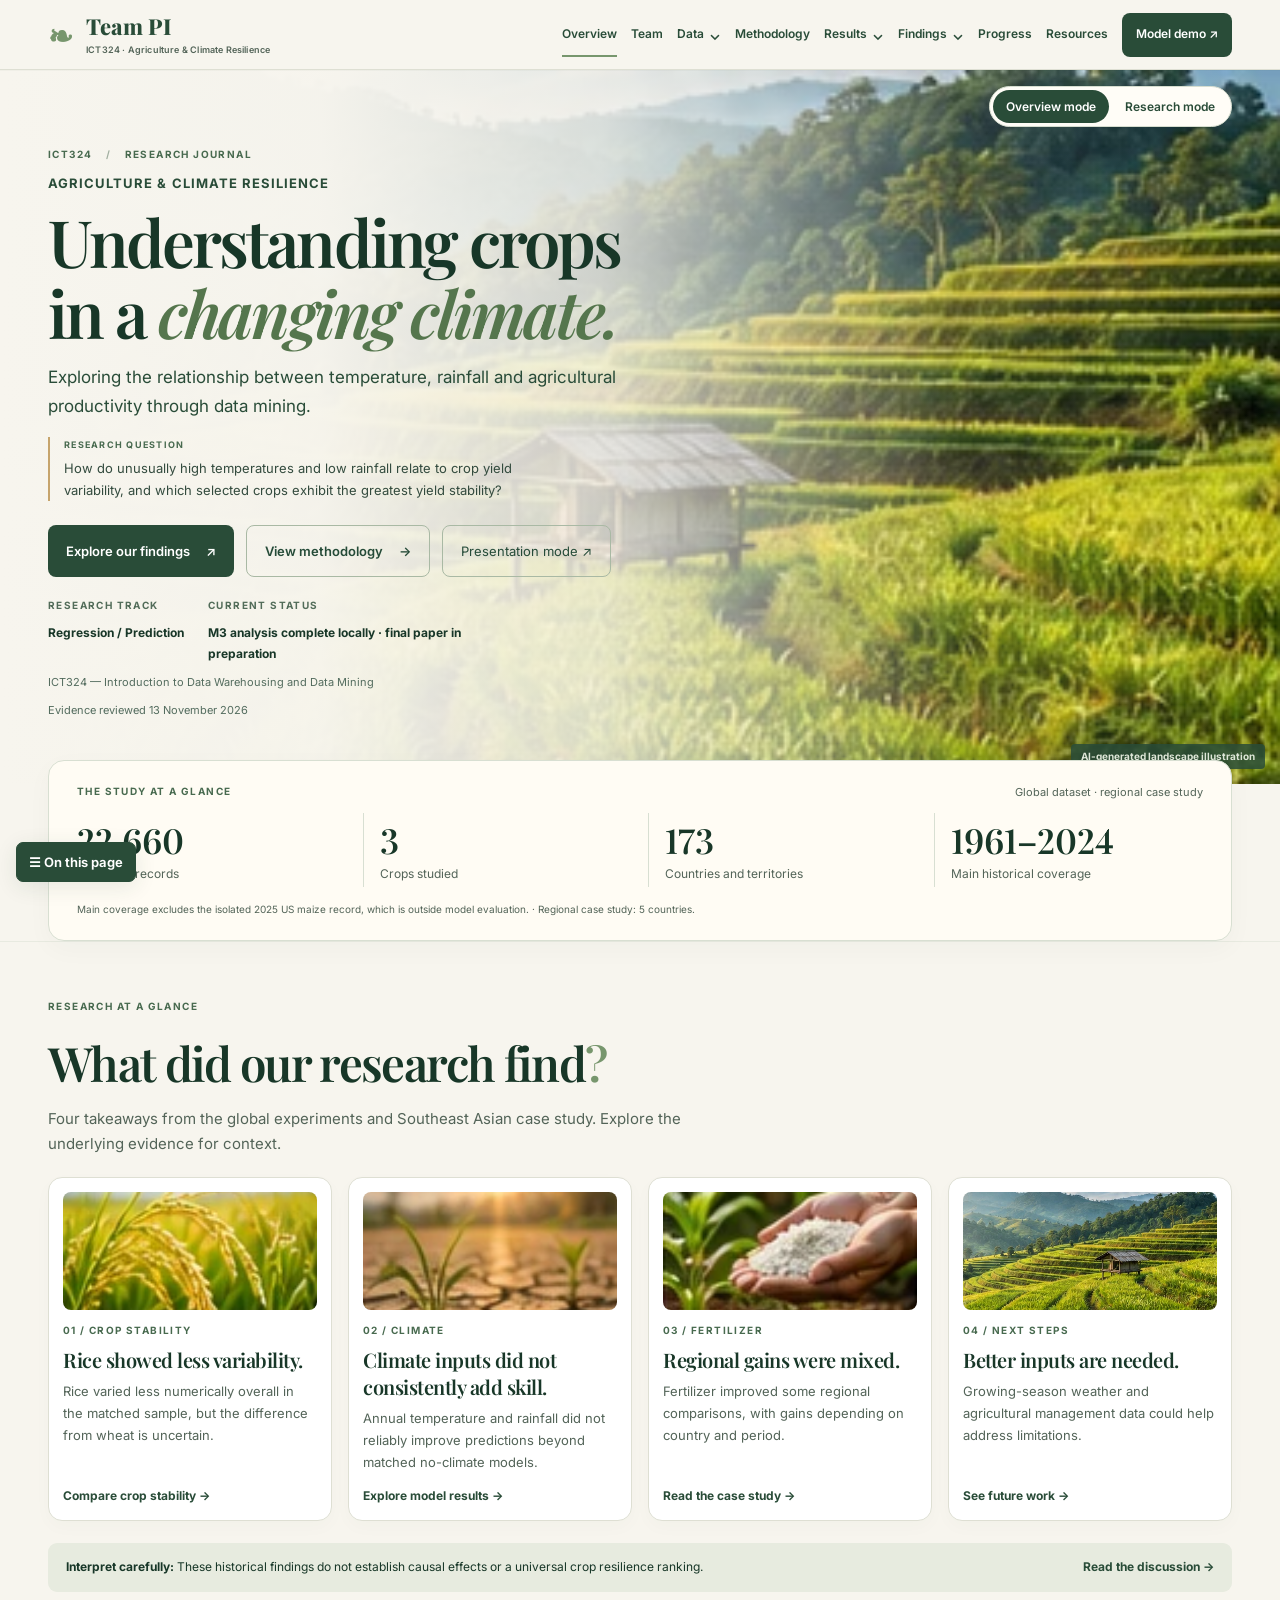
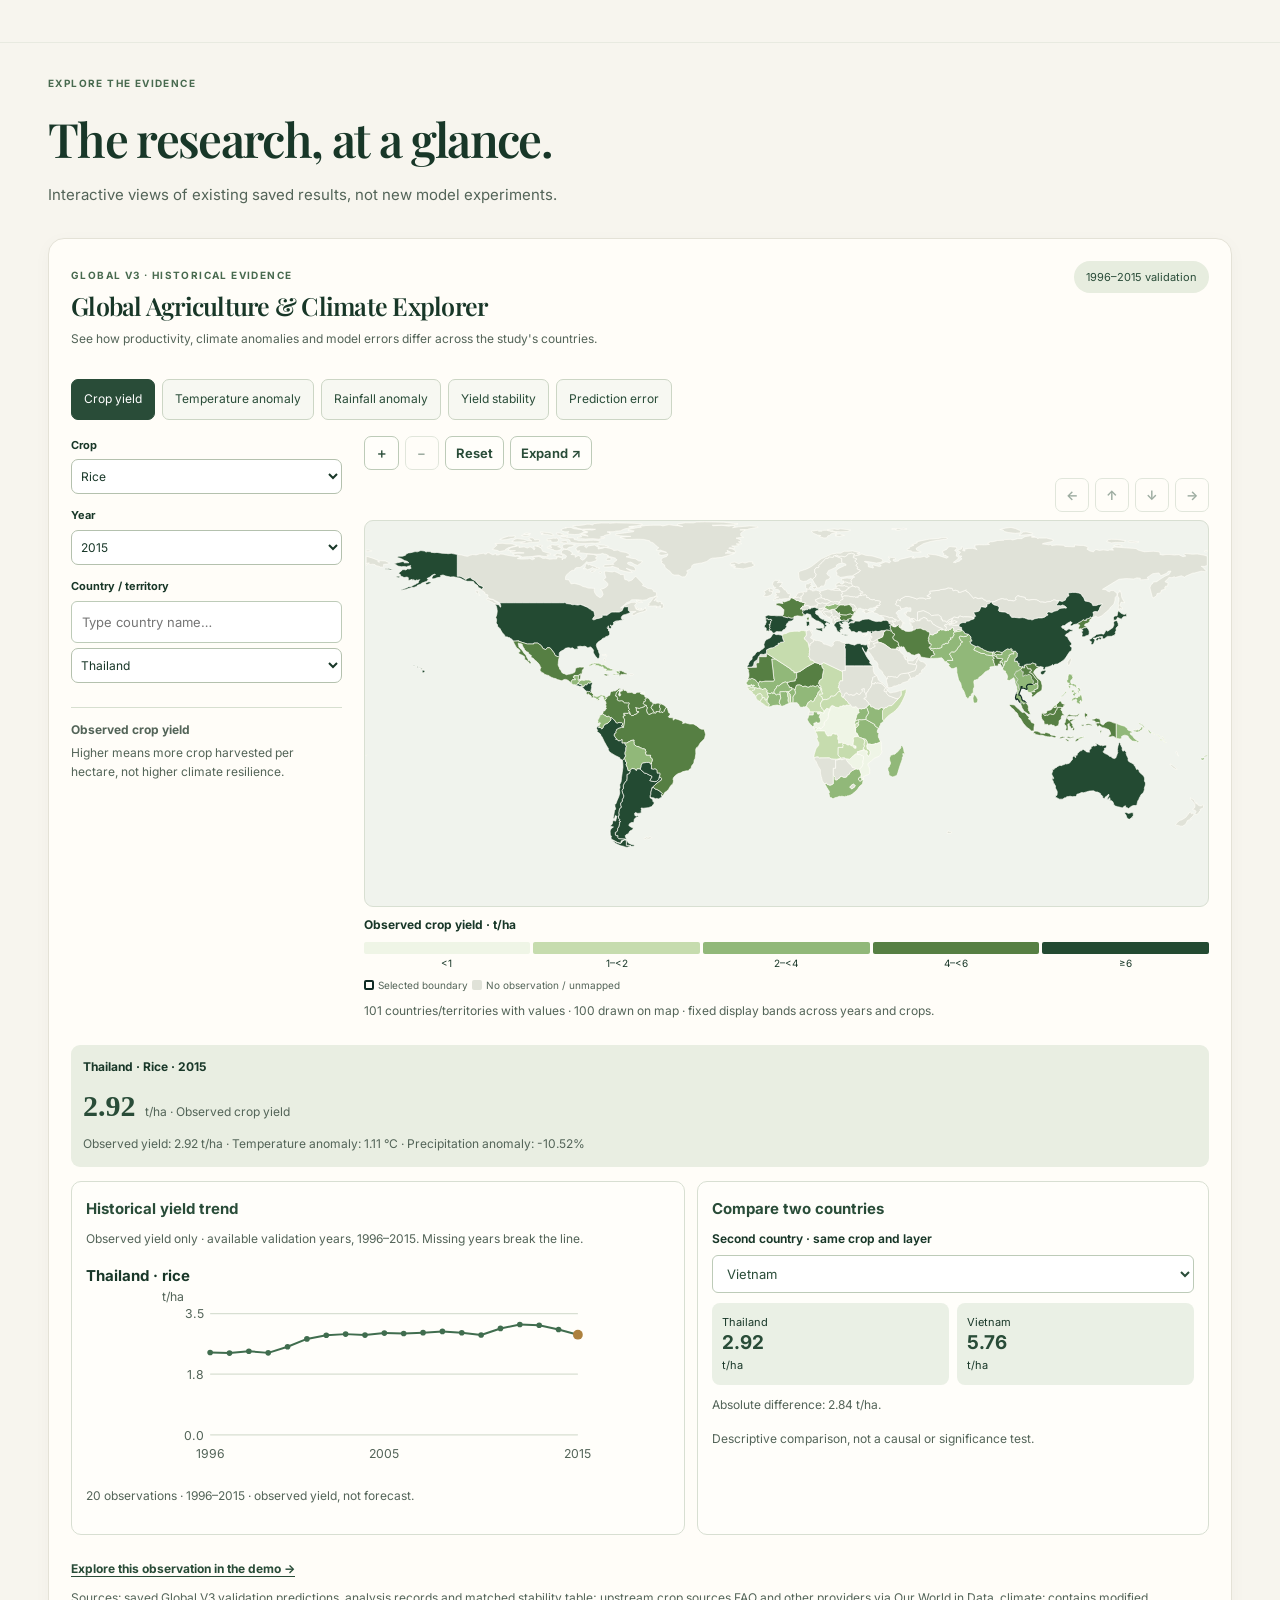
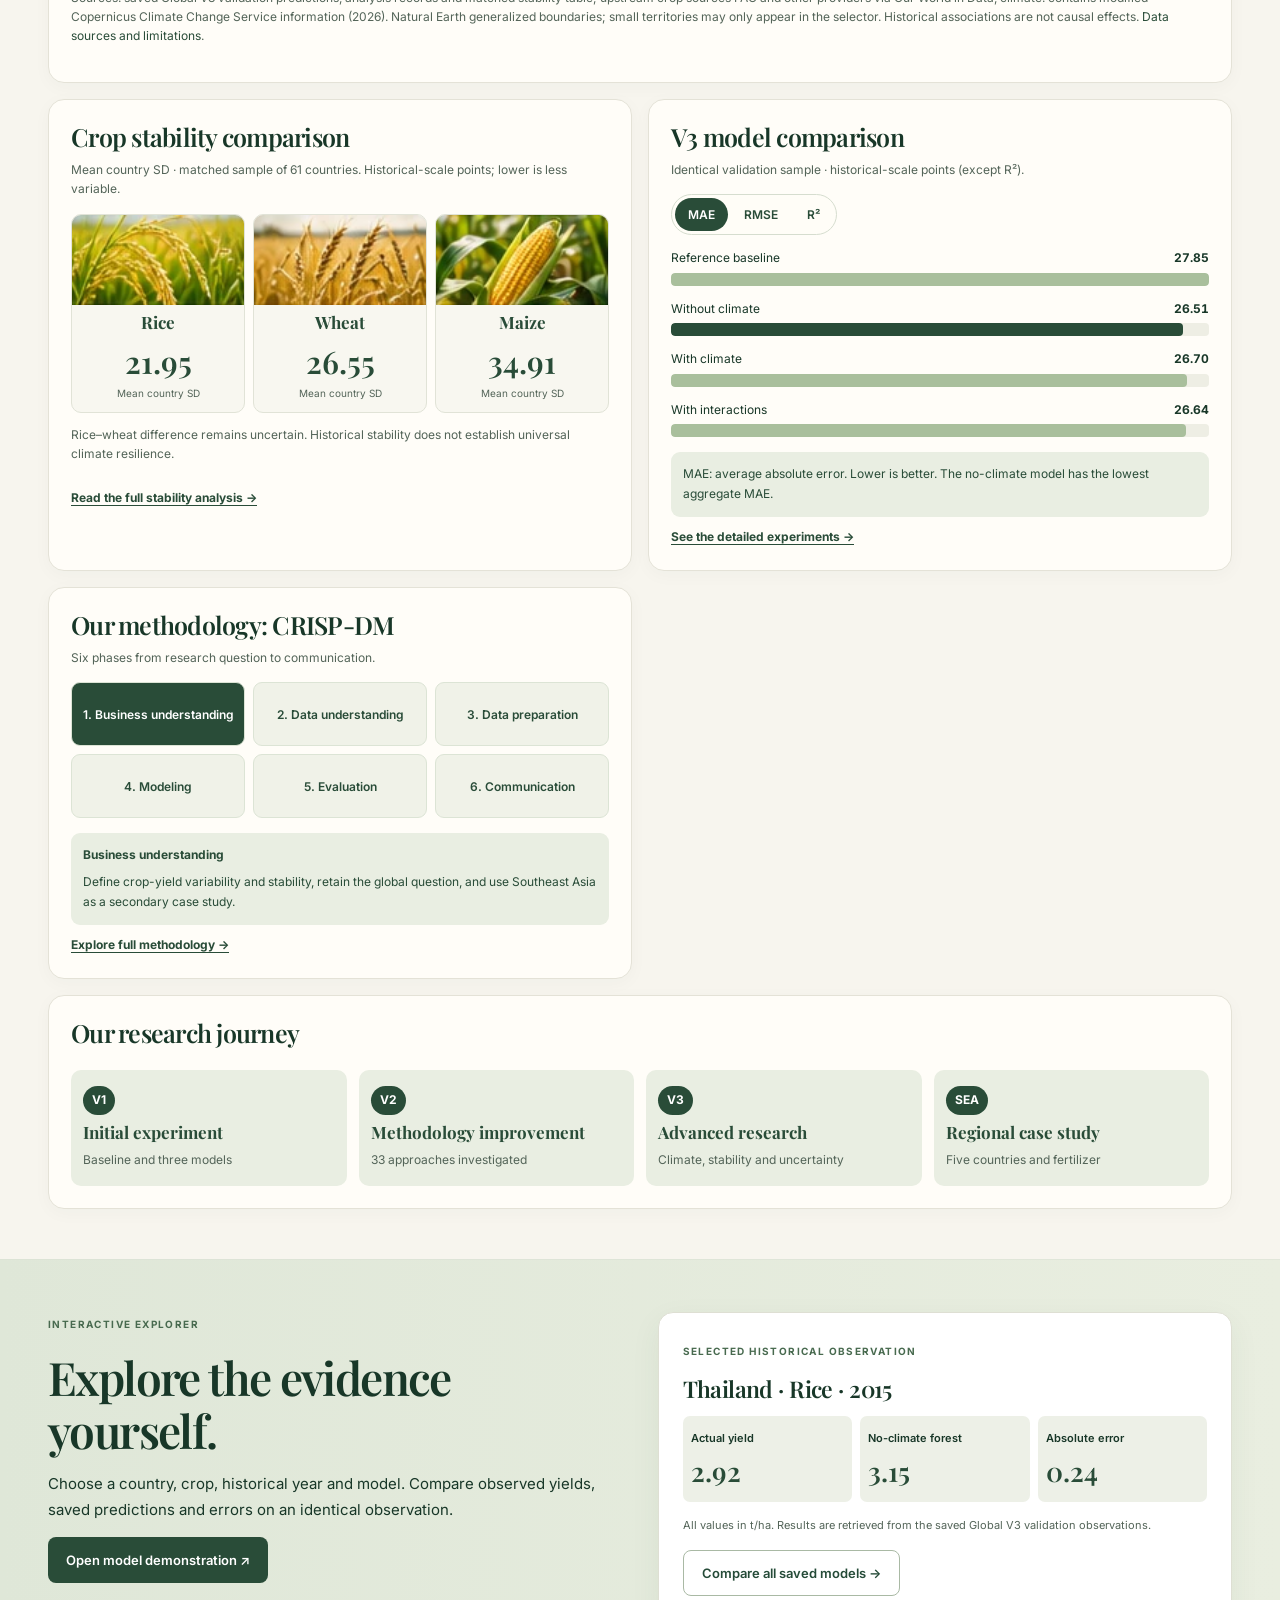
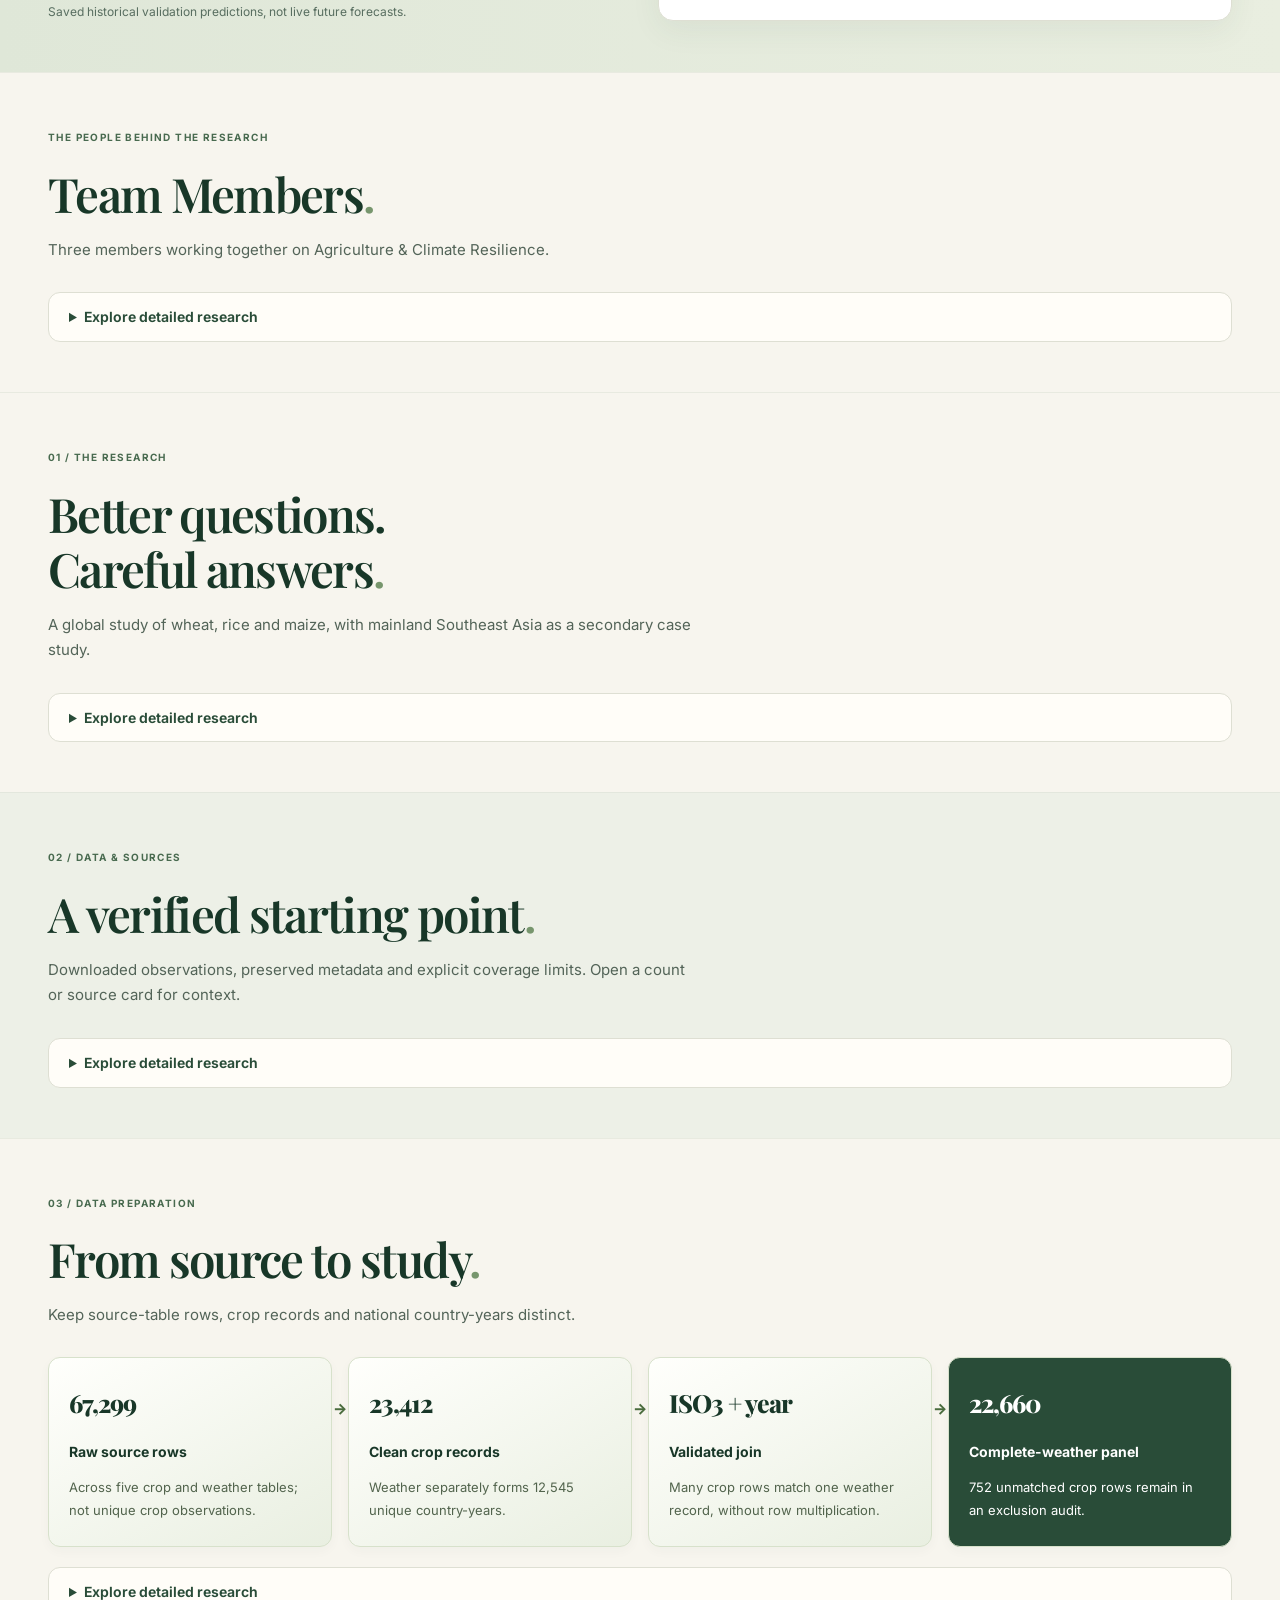
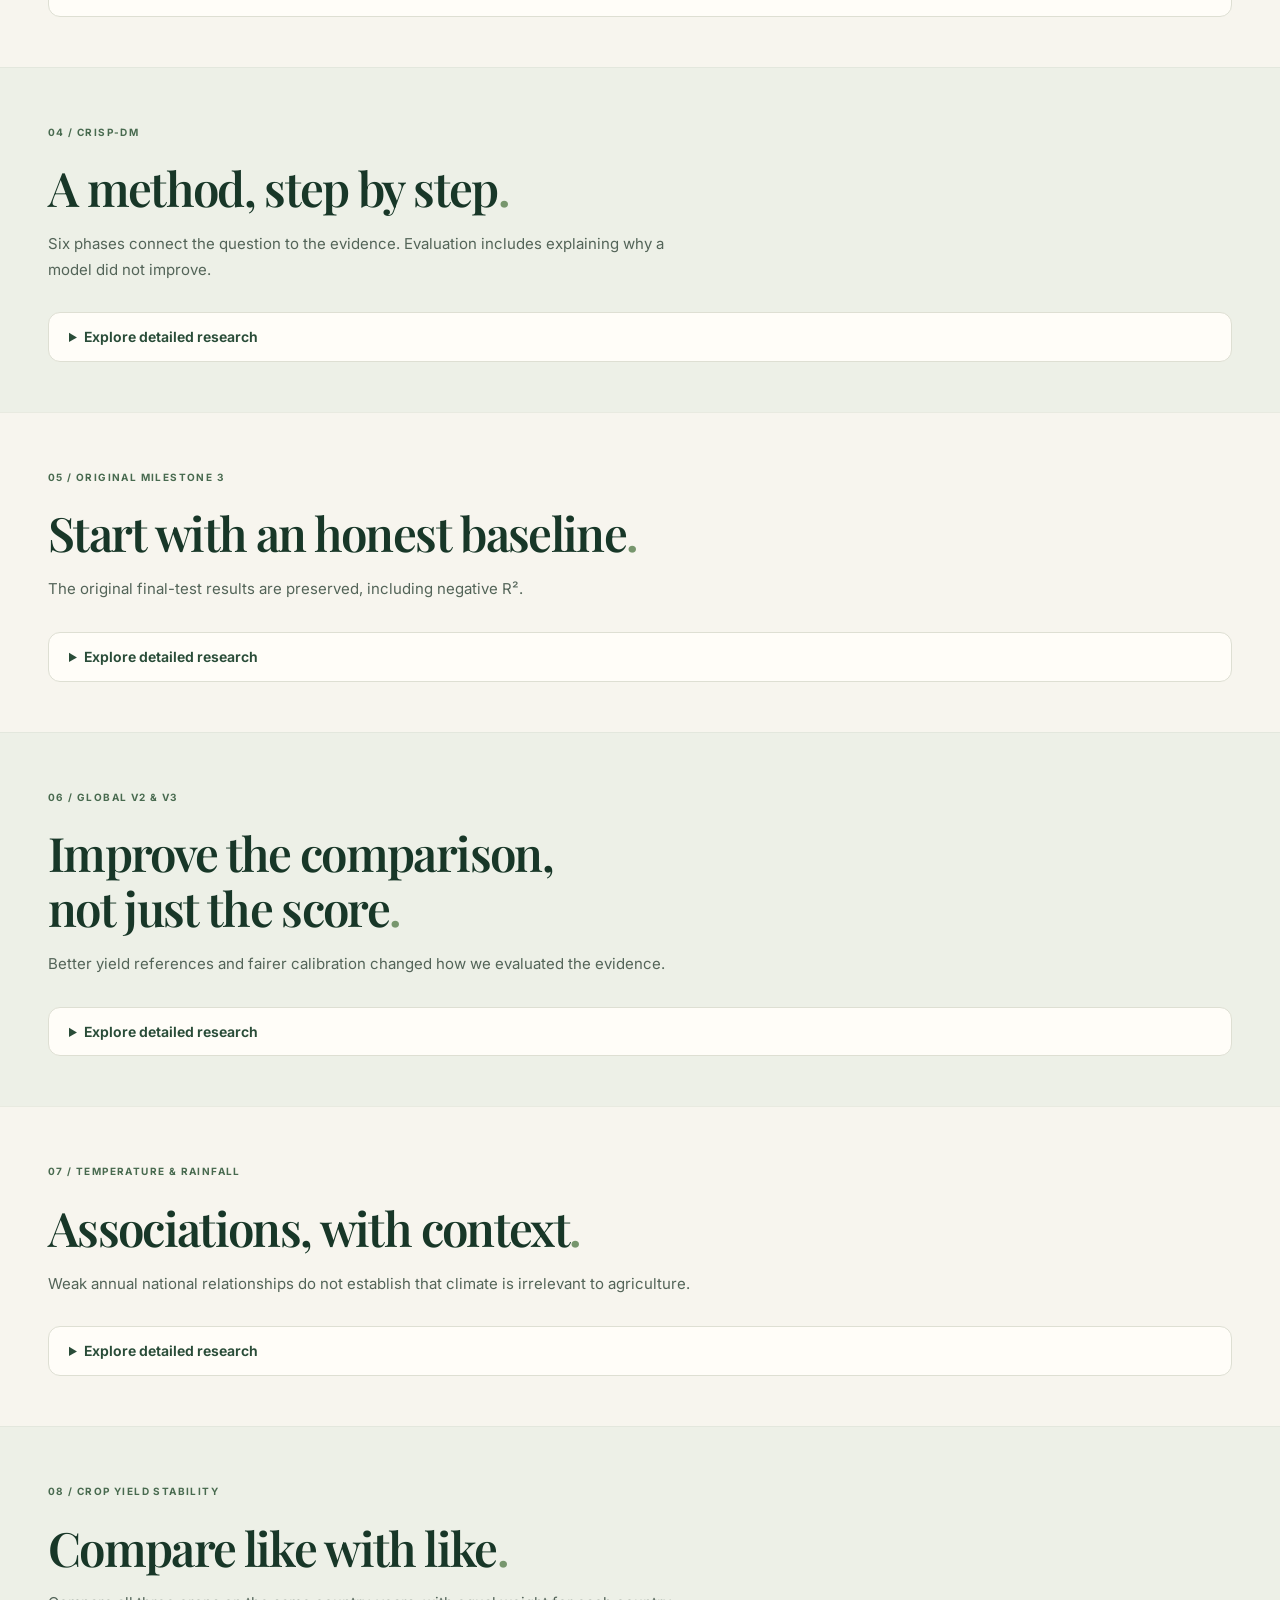
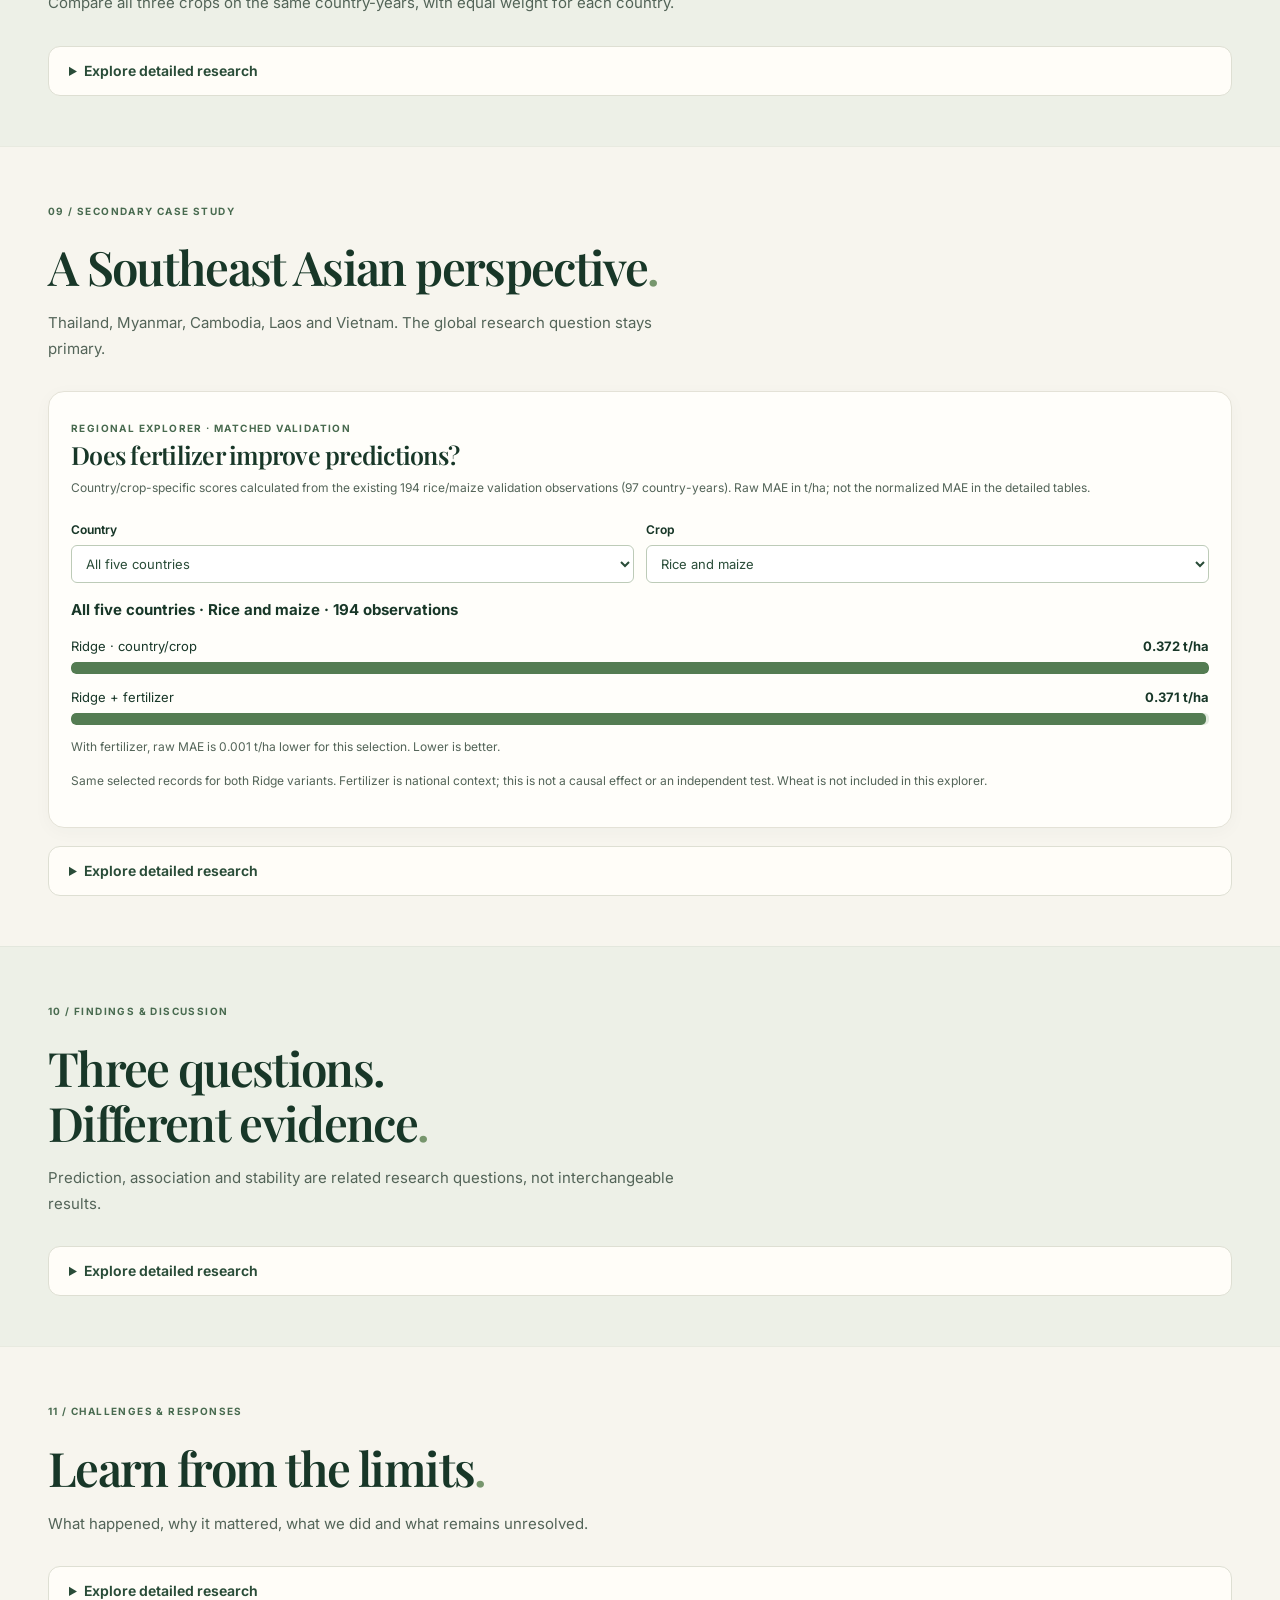
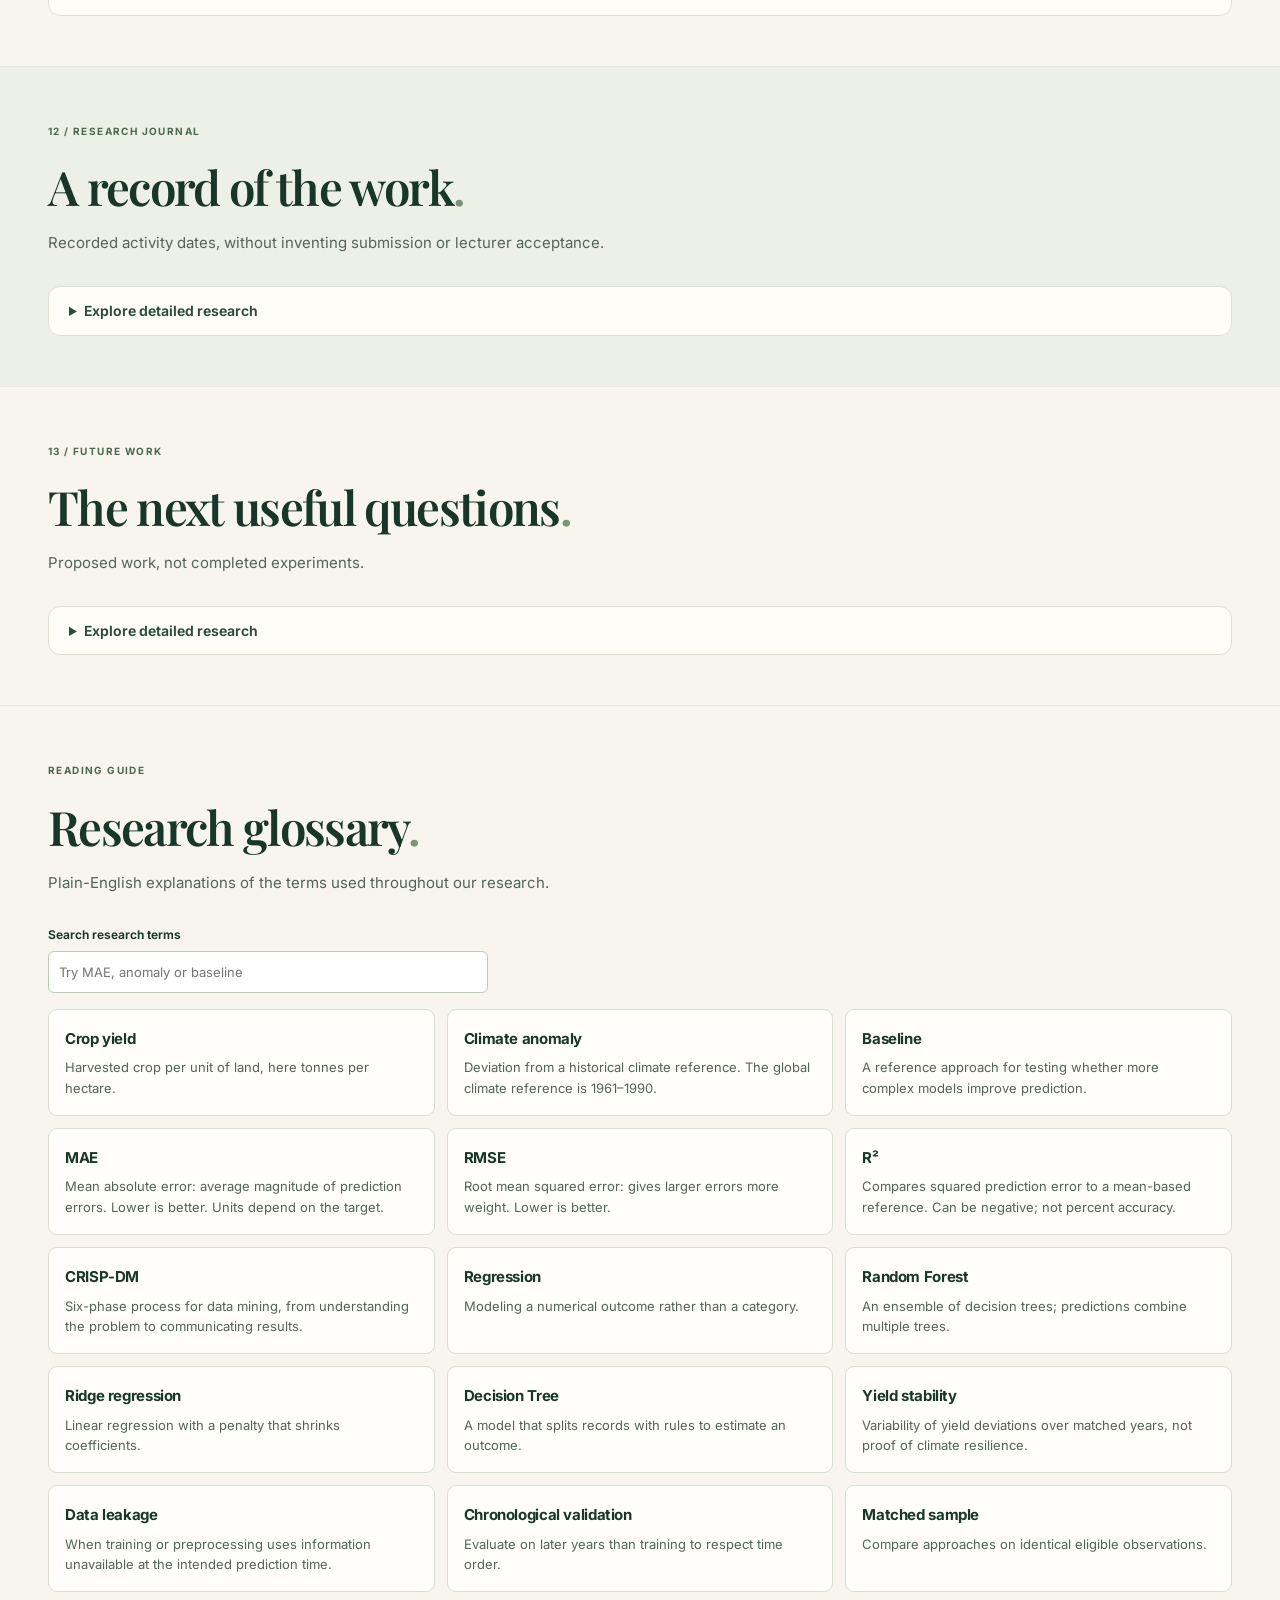
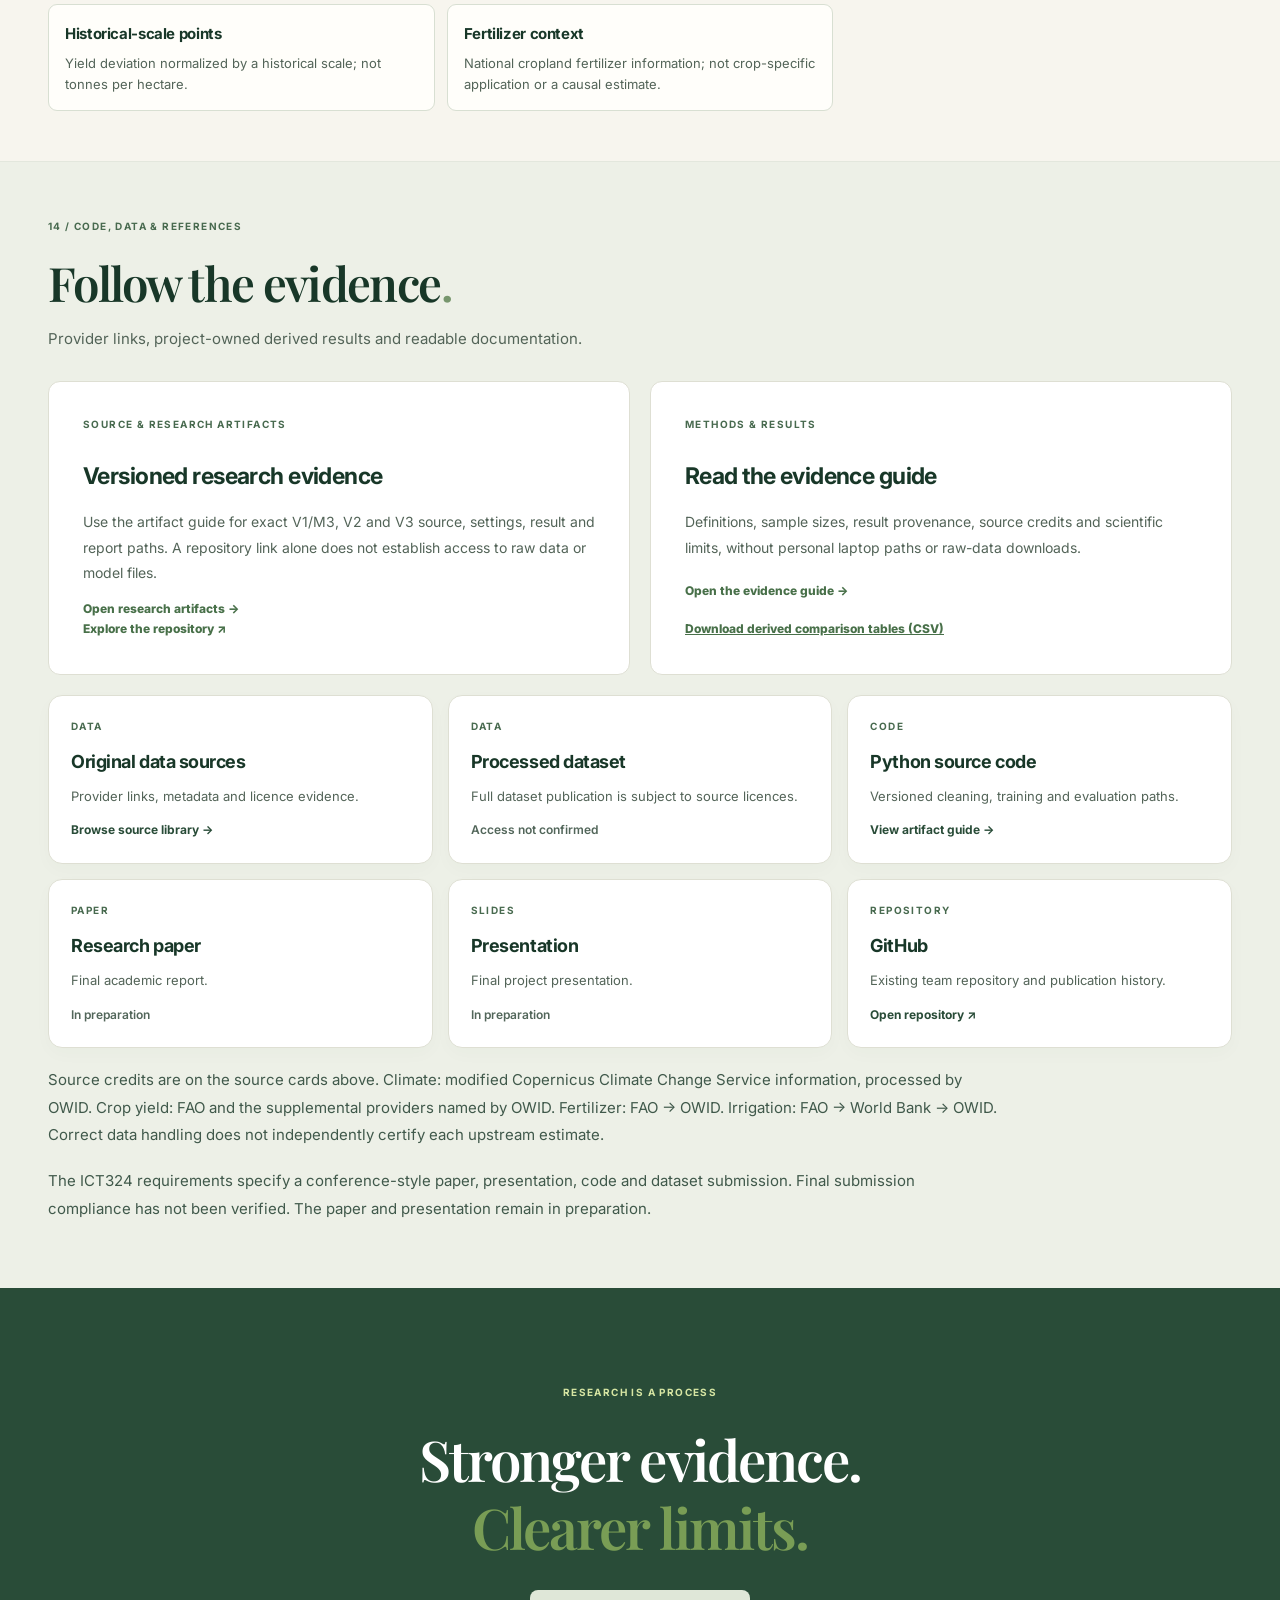
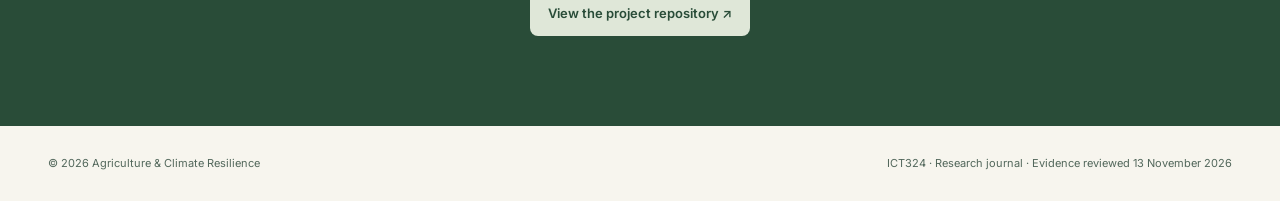
<file: index.html>
<!DOCTYPE html>

<html lang="en">
<head>
<meta charset="utf-8"/>
<meta content="width=device-width, initial-scale=1" name="viewport"/>
<meta content="Agriculture &amp; Climate Resilience: an ICT324 research journal documenting verified global crop and climate data, model evaluation, crop stability and a Southeast Asian case study." name="description"/>
<title>Agriculture &amp; Climate Resilience | Research Journal</title>
<link href="style.css?v=20261119-layout1" rel="stylesheet"/>
<script defer="" src="site-data.js"></script><script defer="" src="updates.js"></script><script defer="" src="script.js?v=20261119-layout1"></script>
<link href="dashboard.css?v=20261119-layout1" rel="stylesheet"/><script defer="" src="dashboard.js"></script><link href="refinements.css?v=20261119-layout1" rel="stylesheet"/><script defer="" src="refinements.js"></script></head>
<body>
<a class="skip-link" href="#main">Skip to content</a>
<header class="topbar">
<a class="brand" href="#home"><span aria-hidden="true" class="mark">❧</span><span>Team PI <small class="brand-light">ICT324 · Agriculture &amp; Climate Resilience</small></span></a>
<button aria-controls="nav" aria-expanded="false" aria-label="Open navigation" class="menu" id="menuBtn" type="button">☰</button>
<nav aria-label="Main navigation" id="nav"><a href="#home">Overview</a><a href="#team">Team</a><details class="nav-group"><summary>Data</summary><div class="nav-panel"><a href="#data">Dataset &amp; sources</a><a href="#preparation">Data preparation</a></div></details><a href="#methodology">Methodology</a><details class="nav-group"><summary>Results</summary><div class="nav-panel"><a href="#results">Original M3 models</a><a href="#global">Global V2 &amp; V3</a><a href="#relationships">Climate relationships</a></div></details><details class="nav-group"><summary>Findings</summary><div class="nav-panel"><a href="#findings">Key findings</a><a href="#stability">Crop stability</a><a href="#regional">Regional case study</a><a href="#discussion">Discussion</a><a href="#challenges">Challenges</a><a href="#future">Future work</a></div></details><a href="#progress">Progress</a><a href="#resources">Resources</a><a class="nav-demo" href="demo.html">Model demo ↗</a></nav>
</header>
<aside aria-label="Research chapter navigator" class="chapter-rail"><button aria-controls="rail-panel" aria-expanded="false" id="rail-toggle" type="button">☰ On this page</button><div hidden="" id="rail-panel"><div class="rail-head"><strong>Research chapters</strong><button aria-label="Close chapter navigator" id="rail-close" type="button">×</button></div><nav aria-label="Research chapters" id="rail-links"></nav><button class="v4-button" id="launch-presentation" type="button">Presentation mode ↗</button></div></aside><main id="main">
<section aria-labelledby="project-title" class="hero" id="home"><div aria-label="Reading mode" class="mode-switch" role="group"><button aria-pressed="true" id="overview-mode" type="button">Overview mode</button><button aria-pressed="false" id="research-mode" type="button">Research mode</button></div>
<div class="hero-inner"><div class="eyebrow">ICT324 <span class="separator">/</span> RESEARCH JOURNAL</div><p class="project-label">Agriculture &amp; Climate Resilience</p>
<h1 id="project-title">Understanding crops<br/>in a <em>changing climate.</em></h1><p class="hero-subtitle">Exploring the relationship between temperature, rainfall and agricultural productivity through data mining.</p>
<p class="lede"><strong class="question-label">RESEARCH QUESTION</strong>How do unusually high temperatures and low rainfall relate to crop yield variability, and which selected crops exhibit the greatest yield stability?</p>
<div class="hero-actions"><a class="btn primary" href="#findings">Explore our findings <span aria-hidden="true">↗</span></a><a class="btn secondary" href="#methodology">View methodology <span aria-hidden="true">→</span></a><button class="btn secondary" id="hero-presentation" type="button">Presentation mode ↗</button></div>
<div class="hero-meta"><div><span class="meta-label">RESEARCH TRACK</span><strong>Regression / Prediction</strong></div><div><span class="meta-label">CURRENT STATUS</span><strong id="project-status">Milestone 3 analysis complete · M4 preparation</strong></div></div>
<p class="course-line">ICT324 — Introduction to Data Warehousing and Data Mining</p><p class="updated-line">Evidence reviewed <time class="last-updated" datetime="2026-11-13">13 November 2026</time></p>
</div><div aria-hidden="true" class="hero-art"><div class="art-label"><small>AI-generated landscape illustration</small></div></div>
</section><section aria-label="Study at a glance" class="overview-stats"><div class="stat-intro"><span class="kicker">THE STUDY AT A GLANCE</span><span>Global dataset · regional case study</span></div><div class="overview-grid"><article><strong>22,660</strong><span>Final data records</span></article><article><strong>3</strong><span>Crops studied</span></article><article><strong>173</strong><span>Countries and territories</span></article><article><strong>1961–2024</strong><span>Main historical coverage</span></article></div><p class="overview-note">Main coverage excludes the isolated 2025 US maize record, which is outside model evaluation. · Regional case study: 5 countries.</p></section>
<section aria-labelledby="findings-title" class="section findings-overview" id="findings"><div class="section-heading"><span class="kicker">RESEARCH AT A GLANCE</span><h2 id="findings-title">What did our research find<span class="period">?</span></h2><p>Four takeaways from the global experiments and Southeast Asian case study. Explore the underlying evidence for context.</p></div><div class="headline-findings"><article><img alt="" class="finding-photo" loading="lazy" src="assets/ui/rice.webp"/><span aria-hidden="true" class="finding-symbol">↗</span><span class="card-num">01 / CROP STABILITY</span><h3>Rice showed less variability.</h3><p>Rice varied less numerically overall in the matched sample, but the difference from wheat is uncertain.</p><a href="#stability">Compare crop stability →</a></article><article><img alt="" class="finding-photo" loading="lazy" src="assets/ui/dry.webp"/><span aria-hidden="true" class="finding-symbol">☼</span><span class="card-num">02 / CLIMATE</span><h3>Climate inputs did not consistently add skill.</h3><p>Annual temperature and rainfall did not reliably improve predictions beyond matched no-climate models.</p><a href="#global">Explore model results →</a></article><article><img alt="" class="finding-photo" loading="lazy" src="assets/ui/fertilizer.webp"/><span aria-hidden="true" class="finding-symbol">✳</span><span class="card-num">03 / FERTILIZER</span><h3>Regional gains were mixed.</h3><p>Fertilizer improved some regional comparisons, with gains depending on country and period.</p><a href="#regional">Read the case study →</a></article><article><img alt="" class="finding-photo" loading="lazy" src="assets/ui/terraces.webp"/><span aria-hidden="true" class="finding-symbol">⌁</span><span class="card-num">04 / NEXT STEPS</span><h3>Better inputs are needed.</h3><p>Growing-season weather and agricultural management data could help address limitations.</p><a href="#future">See future work →</a></article></div><div class="findings-foot"><p><strong>Interpret carefully:</strong> These historical findings do not establish causal effects or a universal crop resilience ranking.</p><a href="#discussion">Read the discussion →</a></div></section><section aria-labelledby="dashboard-title" class="section dashboard-section" id="research-dashboard"><div class="section-heading"><span class="kicker">EXPLORE THE EVIDENCE</span><h2 id="dashboard-title">The research, at a glance.</h2><p>Interactive views of existing saved results, not new model experiments.</p></div><div class="dashboard-grid"><article class="dash-card map-card"><div class="map-head"><div><span class="kicker">GLOBAL V3 · HISTORICAL EVIDENCE</span><h3>Global Agriculture &amp; Climate Explorer</h3><p class="dash-note">See how productivity, climate anomalies and model errors differ across the study's countries.</p></div><span class="map-cohort">1996–2015 validation</span></div><div aria-label="Map visualization mode" class="map-layers" role="group"><button aria-pressed="true" data-layer="yield" type="button">Crop yield</button><button aria-pressed="false" data-layer="temp" type="button">Temperature anomaly</button><button aria-pressed="false" data-layer="rain" type="button">Rainfall anomaly</button><button aria-pressed="false" data-layer="stability" type="button">Yield stability</button><button aria-pressed="false" data-layer="error" type="button">Prediction error</button></div><div class="explorer-layout"><div class="dash-controls"><label for="map-crop">Crop</label><select disabled="" id="map-crop"></select><label for="map-year">Year</label><select disabled="" id="map-year"></select><p class="dash-note" hidden="" id="map-year-note">Stability combines matched years, not one year.</p><label for="map-country">Country / territory</label><input aria-label="Search available countries" autocomplete="off" id="country-query" placeholder="Type country name…" type="search"/><div aria-live="polite" id="country-matches"></div><select disabled="" id="map-country"></select><div hidden="" id="map-model-wrap"><label for="map-model">Model</label><select disabled="" id="map-model"></select></div><div class="map-explanation" id="map-explanation"></div></div><div class="map-visual"><div aria-label="Map view controls" class="map-tools" role="group"><button id="zoom-in" title="Zoom in" type="button">＋</button><button id="zoom-out" title="Zoom out" type="button">−</button><button id="zoom-reset" type="button">Reset</button><button aria-expanded="false" id="map-full" type="button">Expand ↗</button></div><div aria-label="Pan map" class="map-pan" role="group"><button aria-label="Pan left" data-pan="left" type="button">←</button><button aria-label="Pan up" data-pan="up" type="button">↑</button><button aria-label="Pan down" data-pan="down" type="button">↓</button><button aria-label="Pan right" data-pan="right" type="button">→</button></div><svg aria-label="Historical study choropleth map" id="research-map" role="group" viewbox="0 0 720 330"></svg><div aria-label="Map color legend" class="map-legend" id="map-legend"></div><p class="map-key"><span class="chosen"></span> Selected boundary <span class="unavailable"></span> No observation / unmapped</p><p class="dash-note" id="map-coverage"></p></div></div><div aria-live="polite" class="map-summary" id="map-summary">Loading historical evidence…</div><div class="map-extra"><section aria-labelledby="trend-title" class="v4-subcard"><h4 id="trend-title">Historical yield trend</h4><p class="dash-note">Observed yield only · available validation years, 1996–2015. Missing years break the line.</p><div aria-live="polite" id="yield-trend">Loading evidence…</div></section><section aria-labelledby="compare-title" class="v4-subcard"><h4 id="compare-title">Compare two countries</h4><label for="compare-country">Second country · same crop and layer</label><select disabled="" id="compare-country"></select><div aria-live="polite" id="compare-reading">Loading evidence…</div><p class="dash-note">Descriptive comparison, not a causal or significance test.</p></section></div><a class="dash-link" href="demo.html" id="map-demo">Explore this observation in the demo →</a><p class="dash-note">Sources: saved Global V3 validation predictions, analysis records and matched stability table; upstream crop sources FAO and other providers via Our World in Data, climate: contains modified Copernicus Climate Change Service information (2026). Natural Earth generalized boundaries; small territories may only appear in the selector. Historical associations are not causal effects. <a href="#data">Data sources and limitations</a>.</p></article><article class="dash-card"><h3>Crop stability comparison</h3><p class="dash-note">Mean country SD · matched sample of 61 countries. Historical-scale points; lower is less variable.</p><div class="crop-cards" id="crop-cards"></div><p class="dash-note">Rice–wheat difference remains uncertain. Historical stability does not establish universal climate resilience.</p><a class="dash-link" href="#stability">Read the full stability analysis →</a></article><article class="dash-card"><h3>V3 model comparison</h3><p class="dash-note">Identical validation sample · historical-scale points (except R²).</p><div aria-label="Choose evaluation metric" class="metric-switch" role="group"><button aria-pressed="true" data-metric="mae" type="button">MAE</button><button aria-pressed="false" data-metric="rmse" type="button">RMSE</button><button aria-pressed="false" data-metric="r2" type="button">R²</button></div><div id="model-bars"></div><p aria-live="polite" class="metric-reading" id="metric-reading"></p><a class="dash-link" href="#global">See the detailed experiments →</a></article><article class="dash-card"><h3>Our methodology: CRISP-DM</h3><p class="dash-note">Six phases from research question to communication.</p><div class="phase-buttons" id="phase-buttons"></div><div aria-live="polite" class="phase-reading" id="phase-reading"></div><a class="dash-link" href="#methodology">Explore full methodology →</a></article></div><article class="dash-card journey-card"><h3>Our research journey</h3><div class="journey"><a href="#results"><b>V1</b><strong>Initial experiment</strong><small>Baseline and three models</small></a><a href="#global"><b>V2</b><strong>Methodology improvement</strong><small>33 approaches investigated</small></a><a href="#global"><b>V3</b><strong>Advanced research</strong><small>Climate, stability and uncertainty</small></a><a href="#regional"><b>SEA</b><strong>Regional case study</strong><small>Five countries and fertilizer</small></a></div></article></section><section aria-labelledby="demo-promo-title" class="section demo-promo" id="interactive-demo"><div><span class="kicker">INTERACTIVE EXPLORER</span><h2 id="demo-promo-title">Explore the evidence yourself.</h2><p>Choose a country, crop, historical year and model. Compare observed yields, saved predictions and errors on an identical observation.</p><a class="btn primary" href="demo.html" id="promo-demo-link">Open model demonstration ↗</a><p class="note">Saved historical validation predictions, not live future forecasts.</p></div><div aria-hidden="true" class="demo-preview"><span class="kicker">SELECTED HISTORICAL OBSERVATION</span><h3 id="preview-observation">Choose a country, crop and year above</h3><div class="preview-values"><span>Actual yield<strong id="preview-actual">—</strong></span><span>No-climate forest<strong id="preview-predicted">—</strong></span><span>Absolute error<strong id="preview-error">—</strong></span></div><p>All values in t/ha. Results are retrieved from the saved Global V3 validation observations.</p><a class="btn secondary" href="demo.html" id="preview-demo">Compare all saved models →</a></div></section><section aria-describedby="team-review-note" aria-labelledby="team-title" class="section team-section" id="team"><div class="section-heading"><span class="kicker">THE PEOPLE BEHIND THE RESEARCH</span><h2 id="team-title">Team Members<span class="period">.</span></h2><p>Three members working together on Agriculture &amp; Climate Resilience.</p></div><details class="chapter-details" open=""><summary>Explore detailed research</summary>
<p class="team-review-note" id="team-review-note"><strong>Proposed responsibility assignments.</strong> These should be reviewed by the team before publication.</p>
<div class="team-grid">
<article aria-labelledby="team-choni" class="team-card">
<h3 id="team-choni">Choni Rangdol</h3>
<p class="team-role">Team Leader &amp; Machine Learning Developer</p>
<h4>Proposed responsibilities</h4>
<p class="team-responsibilities">Project coordination, Python programming, dataset integration, machine learning, model evaluation and technical documentation.</p>
</article>
<article aria-labelledby="team-sonam" class="team-card">
<h3 id="team-sonam">Sonam Choki</h3>
<p class="team-role">Data Research &amp; Analysis Specialist</p>
<h4>Proposed responsibilities</h4>
<p class="team-responsibilities">Dataset research, data quality assessment, exploratory data analysis, visualization and interpretation.</p>
</article>
<article aria-labelledby="team-rinchen" class="team-card">
<h3 id="team-rinchen">Rinchen Wangmo</h3>
<p class="team-role">Research Documentation &amp; Presentation Coordinator</p>
<h4>Proposed responsibilities</h4>
<p class="team-responsibilities">Literature review, academic documentation, CRISP-DM reporting, website content and presentation preparation.</p>
</article>
</div>
</details></section><section aria-labelledby="problem-title" class="section" id="about"><div class="section-heading"><span class="kicker">01 / THE RESEARCH</span><h2 id="problem-title">Better questions.<br/>Careful answers<span class="period">.</span></h2><p>A global study of wheat, rice and maize, with mainland Southeast Asia as a secondary case study.</p></div><details class="chapter-details" open=""><summary>Explore detailed research</summary>
<div class="two-col"><div><p class="big-copy">Reliable yields matter. So does knowing what our data can actually tell us.</p><div class="tags"><span>Wheat</span><span>Rice</span><span>Maize</span><span>Global first</span></div></div><div class="body-copy"><p>Temperature and water availability are relevant to crop development. We investigate how unusually warm and dry years relate to yield variation, without assuming that every such year causes a decline.</p><p>We compare predictive models against simple baselines, examine climate–yield associations, and compare crop variability on matched country-years. A multi-country perspective helps us avoid treating one national pattern as a global rule.</p><p>We report weak results too. This is a research journal, <strong>not an operational forecasting service</strong>.</p></div></div>
<details class="research-details"><summary>Research summary in more detail</summary><div class="finding-grid"><article><span class="card-num">PREDICTION</span><h3>A stronger baseline matters.</h3><p>Recent yield history improved historical benchmarks. Annual climate inputs did not consistently add skill beyond matched no-climate models.</p><a href="#global">Global model evidence →</a></article><article><span class="card-num">STABILITY</span><h3>Rankings need uncertainty.</h3><p>Rice varied less numerically overall. Rice–wheat separation and combined heat/dry rankings remain uncertain.</p><a href="#stability">Matched crop comparison →</a></article><article><span class="card-num">CASE STUDY</span><h3>More inputs do not guarantee skill.</h3><p>Smaller models helped some rice/maize comparisons. Fertilizer gains depended on country and period.</p><a href="#regional">Regional evidence →</a></article></div></details><nav aria-label="Research contents" class="section-map"><a href="#preparation">Cleaning &amp; integration</a><a href="#relationships">Temperature &amp; rainfall</a><a href="#discussion">Discussion</a><a href="#challenges">Challenges &amp; responses</a><a href="#future">Future work</a></nav>
</details></section>
<section aria-labelledby="data-title" class="section tinted" id="data"><div class="section-heading"><span class="kicker">02 / DATA &amp; SOURCES</span><h2 id="data-title">A verified starting point<span class="period">.</span></h2><p>Downloaded observations, preserved metadata and explicit coverage limits. Open a count or source card for context.</p></div><details class="chapter-details" open=""><summary>Explore detailed research</summary>
<div class="stats-grid" id="dataset-stats"></div>
<h3 class="subheading">Global crop coverage after the climate join</h3><div aria-label="Global crop coverage" class="table-scroll" role="region" tabindex="0"><table><caption>One record is a country or territory, crop and year with both climate measurements.</caption><thead><tr><th scope="col">Crop</th><th scope="col">Records</th><th scope="col">Countries &amp; territories</th><th scope="col">Observed years</th></tr></thead><tbody id="crop-coverage"></tbody></table></div>
<p class="note">Coverage is uneven. The only 2025 crop record is US maize, outside model evaluation. A year range does not imply that every country has every year.</p>
<div class="unit-grid"><p><strong>Yield</strong><span>Tonnes per hectare (t/ha)</span></p><p><strong>Temperature</strong><span>Annual 2-m air temperature, °C</span></p><p><strong>Precipitation</strong><span>Annual rain + snow water equivalent, mm</span></p></div>
<h3 class="subheading">Downloaded source library</h3><p class="body-note">Our World in Data processes and distributes these exports. FAO and supplemental crop sources, and ERA5/Copernicus climate estimates, are the upstream providers. We did not extract ERA5 grids ourselves.</p><div class="source-grid" id="source-cards"></div>
<aside class="callout"><h3>Attempted and proposed sources are not downloads.</h3><p>Direct World Bank requests timed out. FAOSTAT fertilizer discovery returned HTTP 401; no direct nutrient-total data were obtained. Public OWID exports later succeeded. NASA POWER, ERA5-Land, SoilGrids and GAEZ were investigated, but no seasonal weather, soil or crop-mask extraction was performed.</p><p>Source attribution is retained. Raw third-party datasets are not offered for download here; resource-specific licence questions must be resolved before redistribution.</p></aside>
</details></section>
<section aria-labelledby="preparation-title" class="section" id="preparation"><div class="section-heading"><span class="kicker">03 / DATA PREPARATION</span><h2 id="preparation-title">From source to study<span class="period">.</span></h2><p>Keep source-table rows, crop records and national country-years distinct.</p></div><ol aria-label="Verified data-processing flow" class="process-flow v4-flow"><li><span class="flow-number">67,299</span><strong>Raw source rows</strong><p>Across five crop and weather tables; not unique crop observations.</p></li><li><span class="flow-number">23,412</span><strong>Clean crop records</strong><p>Weather separately forms 12,545 unique country-years.</p></li><li><span class="flow-number">ISO3 + year</span><strong>Validated join</strong><p>Many crop rows match one weather record, without row multiplication.</p></li><li><span class="flow-number">22,660</span><strong>Complete-weather panel</strong><p>752 unmatched crop rows remain in an exclusion audit.</p></li></ol><details class="chapter-details" open=""><summary>Explore detailed research</summary>
<div class="merge-panel"><div><span class="kicker">COMPLETE-CASE MATCHING</span><h3>Preserve measurements. Explain exclusions.</h3><p id="merge-explanation">23,412 cleaned crop records were considered. Complete climate was unavailable for 752, leaving 22,660 records.</p></div><div><div aria-hidden="true" class="merge-bar"><span id="merge-kept"></span><span id="merge-excluded"></span></div><dl class="merge-counts" id="merge-counts"></dl></div></div>
<details class="research-details"><summary>The complete preparation and model-ready workflow</summary><ol class="workflow" id="cleaning-workflow">
<li><h3>1. Preserve downloads</h3><p>Save CSVs, metadata, retrieval dates and hashes.</p></li><li><h3>2. Inspect schemas</h3><p>Check measurement columns, types, units, missing values and duplicates.</p></li><li><h3>3. Standardize keys</h3><p>Use current ISO3 codes, integer years and explicit crop labels. Do not guess historical-country mappings.</p></li><li><h3>4. Validate values</h3><p>Require finite plausible values. Retain genuine zeros and flagged outliers; do not replace missing values with zero.</p></li><li><h3>5. Align country and year</h3><p>Join unique climate keys, then integrate crop rows many-to-one.</p></li><li><h3>6. Audit incomplete joins</h3><p>Log exclusions and verify unique country/year/crop keys and raw-value lineage.</p></li><li><h3>7. Temperature anomalies</h3><p>Subtract each country's 1961–1990 mean, with at least 20 reference values. Later models also standardize by its SD.</p></li><li><h3>8. Precipitation anomalies</h3><p>Calculate percentage departure from the same historical precipitation reference.</p></li><li><h3>9. Expected yield</h3><p>Compare an earlier full-history line, recent 20-year line and five-year mean.</p></li><li><h3>10. Shared targets</h3><p>Keep M3 conventional anomalies separate from later historical-scale deviations.</p></li><li><h3>11. Chronology</h3><p>Fit references, scalers and encoders on permitted earlier data only. Freeze references within validation blocks.</p></li><li><h3>12. Model-ready records</h3><p>Save eligibility and exclusions; use identical observations within every feature comparison.</p></li>
</ol></details>
<div class="quality-grid"><article class="quality-card"><span class="status-badge verified">Data-handling checks</span><h3>What was verified</h3><ul id="quality-findings"><li>No duplicate final keys or unexpected join multiplication.</li><li>All 67,980 retained measurement cells trace to saved raw records.</li><li>Statistically flagged outliers remain in the data.</li></ul></article><article class="quality-card"><span class="status-badge caution">Interpretation limits</span><h3>What clean joins cannot solve</h3><ul id="research-limitations"><li>Annual climate may not match crop-growing seasons or locations.</li><li>National inputs repeat across crops.</li><li>Unequal coverage, source revisions and upstream measurement uncertainty remain.</li></ul></article></div>
</details></section>
<section aria-labelledby="method-title" class="section tinted" id="methodology"><div class="section-heading"><span class="kicker">04 / CRISP-DM</span><h2 id="method-title">A method, step by step<span class="period">.</span></h2><p>Six phases connect the question to the evidence. Evaluation includes explaining why a model did not improve.</p></div><details class="chapter-details" open=""><summary>Explore detailed research</summary>
<ol class="method-grid" id="method-stages"></ol><p class="note">GitHub Pages communicates our research. It does not run a forecasting backend or a yield-prediction API.</p>
</details></section>
<section aria-labelledby="results-title" class="section" id="results"><div class="section-heading"><span class="kicker">05 / ORIGINAL MILESTONE 3</span><h2 id="results-title">Start with an honest baseline<span class="period">.</span></h2><p>The original final-test results are preserved, including negative R².</p></div><details class="chapter-details" open=""><summary>Explore detailed research</summary>
<div class="study-strip"><span><strong>Training</strong>1961–2015 · 18,914 eligible rows</span><span><strong>Original test</strong>2016–2024 · 3,370 eligible rows</span><span><strong>Inputs</strong>Country, crop and annual climate anomalies</span></div>
<details class="research-details model-disclosure"><summary>Understanding our models and prediction target</summary><div class="explain-grid"><article><h3>What the models do</h3><p>A zero-anomaly baseline predicts the yield trend. Linear Regression fits a weighted linear relationship. A Decision Tree splits records into groups; a Random Forest averages trees. Later regional Ridge Regression uses a penalty to stabilize a small, correlated design.</p></article><article><h3>What we predict</h3><p>M3 uses <code>100 × (yield − expected) / expected</code>, with a country/crop trend fitted on earlier data and expected yield above 0.1 t/ha. Errors are conventional yield-anomaly percentage points.</p></article></div><div class="model-glossary"><details><summary>Linear Regression</summary><p>Estimates a linear relationship between inputs and yield deviations.</p></details><details><summary>Decision Tree</summary><p>Uses decision rules to split observations into groups.</p></details><details><summary>Random Forest</summary><p>Averages many decision trees to estimate yield deviations.</p></details></div></details>
<div class="metric-guide"><p><strong>MAE</strong>Average absolute error. Lower is better.</p><p><strong>RMSE</strong>Penalizes large misses more. Lower is better.</p><p><strong>R²</strong>Compares squared error with observed variation around the evaluation mean. It can be negative.</p></div><p class="note">Regression uses error measures, not classification accuracy. R² is not the percentage of predictions that are correct.</p>
<details class="research-details"><summary>How the scores and original model selection work</summary><p>For observed target <code>y</code>, predicted target <code>ŷ</code> and <code>n</code> evaluated records: <code>MAE = sum(|y − ŷ|) / n</code>; <code>RMSE = sqrt(sum((y − ŷ)²) / n)</code>; <code>R² = 1 − sum((y − ŷ)²) / sum((y − mean(y))²)</code>. The evaluation mean in R² is a mathematical comparison, not a predictor fitted using future outcomes. R² is undefined when the evaluated outcome has no variation.</p><p>Original tuning used expanding historical windows: train through 1995, 2002 and 2009; validate on 1996–2002, 2003–2009 and 2010–2015. Observation-weighted validation MAE selected Linear Regression. Numeric scaling and country/crop encoding were fitted within training data. The selected models were refitted through 2015 before the original one-time 2016–2024 evaluation.</p><p>The saved M3 settings are tree depth 3 / minimum leaf 40; Random Forest 100 trees / depth 6 / minimum leaf 20 / max_features 0.8 / seed 324. These are distinct from the later 80-tree V2/V3 and regional experiments. M3 numeric inputs were temperature departure in °C and precipitation percentage departure, alongside country/crop categories.</p></details>
<div class="metric-table" id="m3-table"></div>
<aside class="callout"><h3>What negative R² tells us</h3><p>All original models have more squared error than the mean-based reference used by R². Linear Regression has a tiny MAE advantage over the zero baseline but worse RMSE. Predictive skill is weak.</p><p>Diagnostics found little prediction variation, long-trend extrapolation problems and extreme ratios amplified by small expected yields. In-sample R² was also low, so severe classic overfitting was not the main demonstrated cause. We preserved genuine observations and investigated the method.</p></aside>
<figure class="research-figure"><a aria-label="Open original M3 comparison at full size" href="assets/research/m3-models.png" rel="noopener noreferrer" target="_blank"><img alt="Original M3 model errors: all four approaches have negative final-test R squared." decoding="async" height="850" loading="lazy" src="assets/research/m3-models.png" width="2380"/></a><figcaption>M3 · 3,370 eligible observations, 2016–2024. MAE/RMSE are conventional anomaly percentage points. This frozen test is not a fresh evaluation for later models.</figcaption></figure>
</details></section>
<section aria-labelledby="global-title" class="section tinted" id="global"><div class="section-heading"><span class="kicker">06 / GLOBAL V2 &amp; V3</span><h2 id="global-title">Improve the comparison,<br/>not just the score<span class="period">.</span></h2><p>Better yield references and fairer calibration changed how we evaluated the evidence.</p></div><details class="chapter-details" open=""><summary>Explore detailed research</summary>
<details class="research-details model-disclosure"><summary>Why we changed our reference and evaluation scale</summary><div class="explain-grid"><article><h3>Why improve the method?</h3><p>A long yield line can miss changing growth and produce tiny expected values. V2 compared full-history, recent 20-year and previous-five-year references on identical eligible observations. No difficult measurement was removed to improve primary scores.</p></article><article><h3>A common scale and earlier references</h3><p>V2/V3 evaluate <code>100 × (yield − earlier full-history trend) / S</code>, with <code>S = max(0.5 t/ha, earlier median yield)</code>. Forward calibration fits every reference before its outcome block; preprocessing uses calibration data only.</p></article></div></details>
<div class="study-strip"><span><strong>Validation periods</strong>1996–2002 · 2003–2009 · 2010–2015</span><span><strong>Same eligible observations</strong>6,331 records · 142 countries/territories in the union</span><span><strong>V3 reference</strong>Earlier five-year mean, frozen within each block</span></div>
<aside class="callout caution"><h3>Different target, different sample.</h3><p>M3 and V3 cannot be ranked as a direct before/after accuracy improvement. Their target units and eligible samples differ. The historical windows had already been examined, so later results are exploratory development, not a fresh independent holdout. No later model used 2016–2024 for selection or evaluation.</p></aside>
<h3 class="subheading">V2: compare the expected-yield references first</h3><p>The same 6,331 historical records support all three references. Full-history and recent-20-year lines extrapolate earlier trends; the five-year reference averages observed yields from the previous five calendar years. All are frozen at each validation block’s start. The five-year reference has the lowest primary MAE here.</p><div class="metric-table" id="v2-reference-table"></div>
<details class="research-details"><summary>V2 fixed features, settings and denominator safeguards</summary><p>The 33 candidates comprise three references, three median-residual corrections and 27 Linear Regression / Decision Tree / Random Forest configurations. Every algorithm/reference compares country/crop categories alone, plus basic climate, and plus nonlinear climate. Basic climate uses temperature departure standardized by its 1961–1990 sample SD and precipitation percentage departure. Nonlinear versions add squares, hot–dry and crop–climate interactions.</p><p>Fixed settings were tree depth 4 / minimum leaf 30; forest 80 trees / depth 6 / minimum leaf 20 / max_features 0.8 / seed 324. Training-only scaling/encoding and forward calibration reduce target-fitting leakage. Unknown country categories and limited early calibration support remain limitations.</p><p>The primary historical scale preserves all 6,331 observations. A secondary conventional-percentage view requires full-history expectation above 0.1 t/ha and has 6,326 common observations. Five tiny denominators remain in the primary audit. Recent-20-year lines produced 14 nonpositive expectations. Genuine measurements were retained; no missing input was invented and no prediction was silently clipped. Five-year means can lag yield growth, so methodological improvement does not establish advance-forecast reliability.</p></details>
<figure class="research-figure"><a aria-label="Open V2 reference comparison in tonnes per hectare" href="assets/research/v2-references.png" rel="noopener noreferrer" target="_blank"><img alt="V2 raw-yield reference errors across three chronological folds: the five-year mean has lower MAE in the first two folds, while the recent-20-year line is slightly lower in the third." decoding="async" height="640" loading="lazy" src="assets/research/v2-references.png" width="1760"/></a><figcaption>V2 secondary raw-yield view, in t/ha, unlike the historical-scale table above. Folds 1–3 are 1996–2002, 2003–2009 and 2010–2015. Legend: full = full history; recent20 = recent 20 years; mean5 = previous five years. This is an unchanged saved research figure.</figcaption></figure>
<h3 class="subheading">V3: paired model evidence and research-question analysis</h3>
<aside class="callout"><h3>Interactive Model Demonstration</h3><p>Inspect actual and predicted yields from the saved historical validation, with country, crop, year and model selectors. This is a saved-prediction explorer, not a live forecast.</p><a class="btn primary" href="demo.html">Explore saved predictions →</a></aside>
<p>V2 compared 33 fixed reference/model approaches. V3 retained four prediction approaches and added explicit paired comparisons, adjusted associations and matched stability analysis. Its selected predictions reproduce V2 on the same rows; that is reproducibility, not independent confirmation.</p><div class="metric-table" id="v3-table"></div>
<p class="result-reading"><strong>Main result:</strong> the no-climate country/crop forest correction has the lowest overall MAE here. Climate and interaction inputs do not consistently improve it. Some crop/period results improve, but aggregate paired climate gains are negative.</p>
<figure class="research-figure"><a aria-label="Open V3 prediction comparison at full size" href="assets/research/v3-prediction.png" rel="noopener noreferrer" target="_blank"><img alt="Global V3 same-sample MAE: the no-climate country and crop forest correction performs better than the climate variants." decoding="async" height="850" loading="lazy" src="assets/research/v3-prediction.png" width="1700"/></a><figcaption>V3 · 6,331 historical validation records, 1996–2015. MAE is in historical-yield-scale points. Every method includes the same earlier yield reference; a no-climate gain is not climate skill.</figcaption></figure>
</details></section>
<section aria-labelledby="relationships-title" class="section" id="relationships"><div class="section-heading"><span class="kicker">07 / TEMPERATURE &amp; RAINFALL</span><h2 id="relationships-title">Associations, with context<span class="period">.</span></h2><p>Weak annual national relationships do not establish that climate is irrelevant to agriculture.</p></div><details class="chapter-details" open=""><summary>Explore detailed research</summary>
<p>Temperature anomalies are departures from a country's 1961–1990 mean. Precipitation anomalies express percentage departure from its rain-and-snow reference. <strong>Pearson correlation</strong> describes a linear relationship; <strong>Spearman correlation</strong> compares ranks for a monotonic pattern. Neither shows causation.</p><div class="metric-table" id="correlation-table"></div>
<div class="figure-grid"><figure class="research-figure"><a aria-label="Open temperature relationships at full size" href="assets/research/v3-temperature.png" rel="noopener noreferrer" target="_blank"><img alt="Temperature departures versus crop yield deviations show broad scatter and weak relationships for wheat, rice and maize." decoding="async" height="850" loading="lazy" src="assets/research/v3-temperature.png" width="2380"/></a><figcaption>Temperature departure (°C) versus five-year-centred historical-scale yield deviation. 1996–2015 observations; descriptive, not causal.</figcaption></figure><figure class="research-figure"><a aria-label="Open precipitation relationships at full size" href="assets/research/v3-precipitation.png" rel="noopener noreferrer" target="_blank"><img alt="Precipitation percentage departures versus historical yield deviations show broad scatter across three crops." decoding="async" height="850" loading="lazy" src="assets/research/v3-precipitation.png" width="2380"/></a><figcaption>Precipitation departure (%) versus the same deviation. Wheat n=1,817; rice n=2,021; maize n=2,493. Crop coverage differs.</figcaption></figure></div>
<aside class="callout"><h3>Adjusting for country and year</h3><p>The saved regression controls for country differences and calendar-year effects, then examines temperature, precipitation and their interaction. All saved climate-term intervals include zero using country-cluster and separate year-cluster uncertainty calculations.</p><p>A confidence interval describes uncertainty under the method's assumptions, not a probability that climate has no effect. Annual averages may miss planting, flowering and other crop-season exposures. The adjusted associations remain uncertain and non-causal.</p></aside>
<details class="research-details"><summary>Adjusted coefficients and uncertainty intervals</summary><p>Each crop’s regression controls for country and calendar year. The coefficient describes a conditional association with five-year-centred, historical-scale yield deviation. The interaction is temperature departure multiplied by precipitation departure per 10 percentage points; main slopes refer to the other departure being zero. Intervals below cluster by country; separate year-cluster sensitivities also include zero. These are separate dependence checks, not a joint country-and-time model, and do not adjust for multiple comparisons.</p><div class="metric-table" id="association-interval-table"></div></details>
</details></section>
<section aria-labelledby="stability-title" class="section tinted" id="stability"><div class="section-heading"><span class="kicker">08 / CROP YIELD STABILITY</span><h2 id="stability-title">Compare like with like<span class="period">.</span></h2><p>Compare all three crops on the same country-years, with equal weight for each country.</p></div><details class="chapter-details" open=""><summary>Explore detailed research</summary>
<div class="study-strip"><span><strong>Matched panel</strong>61 countries · 1,219 country-years per crop</span><span><strong>Primary variability measure</strong>Country sample SD, then equal-country average</span><span><strong>Yield centre</strong>Earlier five-year mean, common historical scale</span></div><div class="metric-table" id="stability-table"></div>
<p>Lower standard deviation indicates less overall historical variability <em>under this measure</em>. Rice is numerically lowest. The paired wheat-minus-rice interval spans −1.75 to +11.94 points and includes zero, so their separation remains uncertain. Downside measures need not share the same ordering.</p>
<figure class="research-figure"><a aria-label="Open matched crop stability at full size" href="assets/research/v3-stability.png" rel="noopener noreferrer" target="_blank"><img alt="Matched country-weighted crop variability: rice has lower numerical overall variability, with uncertain separation from wheat." decoding="async" height="850" loading="lazy" src="assets/research/v3-stability.png" width="1700"/></a><figcaption>Matched V3 panel · 61 countries, 1,219 common country-years per crop. Historical-scale variability/downside; country resampling intervals are approximate and unadjusted for multiple comparisons.</figcaption></figure>
<p>The rice-minus-maize interval is −21.8989 to −5.3558 historical-scale points, below zero in this matched sample. This gives stronger support for lower rice variability than the rice–wheat comparison. It remains an approximate, unadjusted descriptive result under the specified reference and metric.</p><details class="research-details"><summary>Paired differences in overall crop variability</summary><div class="metric-table" id="stability-pairs-table"></div><p>Negative differences mean the first crop has lower mean country SD. Country resampling captures one form of uncertainty; these intervals do not establish a biological resilience mechanism or universal crop ranking.</p></details>
<h3 class="subheading">Hot, dry and combined years</h3><p>Hot means temperature departure ≥+1°C; dry means precipitation departure ≤−20%, relative to 1961–1990. These are declared annual proxies, not verified biological injury thresholds. Hot-only, dry-only, combined and neither are non-overlapping groups.</p>
<div class="explain-grid"><article><h3>Combined events are sparse.</h3><p>Only nine countries have at least three combined years, supplying 48 event observations per crop. Requiring five years leaves three countries and can change the numerical ranking.</p></article><article><h3>Resilience cannot be ranked reliably.</h3><p>A stricter +1.5°C / −30% definition leaves no country with three combined years. We cannot call rice universally resistant to climate change.</p></article></div>
<figure class="research-figure"><a aria-label="Open exclusive event comparisons at full size" href="assets/research/v3-events.png" rel="noopener noreferrer" target="_blank"><img alt="Yield departures for exclusive hot-only, dry-only, combined and neither conditions, with uncertainty and limited support." decoding="async" height="850" loading="lazy" src="assets/research/v3-events.png" width="2040"/></a><figcaption>Exclusive V3 event categories. Event-country support rules differ from the overall matched panel; read sample labels. Positive departures do not show heat or dryness benefits crops: the five-year reference may lag growth.</figcaption></figure>
</details></section>
<section aria-labelledby="regional-title" class="section" id="regional"><div class="section-heading"><span class="kicker">09 / SECONDARY CASE STUDY</span><h2 id="regional-title">A Southeast Asian perspective<span class="period">.</span></h2><p>Thailand, Myanmar, Cambodia, Laos and Vietnam. The global research question stays primary.</p></div><article class="v4-regional dash-card"><span class="kicker">REGIONAL EXPLORER · MATCHED VALIDATION</span><h3>Does fertilizer improve predictions?</h3><p class="dash-note">Country/crop-specific scores calculated from the existing 194 rice/maize validation observations (97 country-years). Raw MAE in t/ha; not the normalized MAE in the detailed tables.</p><div class="regional-filters"><div><label for="region-country">Country</label><select disabled="" id="region-country"></select></div><div><label for="region-crop">Crop</label><select id="region-crop"><option value="all">Rice and maize</option><option value="rice">Rice</option><option value="maize">Maize</option></select></div></div><div aria-live="polite" id="region-results">Loading regional evidence…</div><p class="dash-note">Same selected records for both Ridge variants. Fertilizer is national context; this is not a causal effect or an independent test. Wheat is not included in this explorer.</p></article><details class="chapter-details" open=""><summary>Explore detailed research</summary>
<div class="tags"><span>THA · Thailand</span><span>MMR · Myanmar</span><span>KHM · Cambodia</span><span>LAO · Laos</span><span>VNM · Vietnam</span></div><p class="section-intro">Could real agricultural management context help explain what annual climate models miss? We investigated source availability before fitting separate regional models.</p>
<div class="finding-grid compact"><article><span class="stat-number">743</span><h3>Original crop rows preserved</h3><p>635 through 2015 and 108 later. Missing inputs stay explicit after many-to-one country/year left joins.</p></article><article><span class="stat-number">303</span><h3>Fertilizer country-years</h3><p>Observed fertilizer matches 611 of 635 historical crop rows. It is national cropland context, not crop application.</p></article><article><span class="stat-number">6</span><h3>Historical irrigation years</h3><p>All are in Laos. The full selected export has only 18 country-years, so irrigation is excluded from models.</p></article></div>
<p class="note">Rice and maize each have 64 years per country, 1961–2024. Wheat has 64 Myanmar years and 39 Thai years, 1986–2024, with no records for the other countries. No wheat was manufactured.</p>
<h3 class="subheading">One shared historical design</h3><p>Use the three global validation periods through 2015 and the V3 target/reference definitions. Every feature comparison shares identical observed-fertilizer rows: 220 all-crop or 194 separately fitted rice/maize validation records, both representing only 97 national country-years. Wheat validation is limited to 20 Myanmar and six later Thailand records.</p>
<div class="cohort-control"><label for="regional-cohort">Choose the regional cohort</label><select id="regional-cohort"><option value="rice_maize">Rice and maize · 194 records</option><option value="all_crops">All crops · 220 records</option></select><p class="note">Both regional tables use this cohort. Do not directly rank them against global evaluations.</p></div>
<h3 class="subheading">First experiment: established forest settings</h3><div class="metric-table" id="regional-initial-table"></div><p>The 80-tree forest used depth 6 and minimum leaf 20. Fertilizer did not improve aggregate MAE. With just 50 early rice/maize calibration rows, all 80 trees were stumps: one leaf, with no feature-specific splits.</p>
<h3 class="subheading">Next: a fixed small-sample comparison</h3><p>Before fitting, we fixed Ridge α=10, a depth-3 tree with at least five rows per leaf, and an 80-tree depth-3 forest with the same leaf minimum. Each tested country/crop, climate, fertilizer and both input sets, using training-only scaling/encoding. There was no large parameter search.</p><div class="metric-table" id="regional-small-table"></div>
<details class="research-details"><summary>All 14 fixed candidates for the selected cohort</summary><div class="metric-table" id="regional-all-table"></div></details>
<aside class="callout caution"><h3>Lowest average is not universally reliable.</h3><p>Ridge + fertilizer had the lowest observed MAE: 24.0488 in rice/maize and 26.6075 with all crops. But adding fertilizer within Ridge helped only the earliest period and depended heavily on Vietnam. Its all-crop wheat MAE worsened from 20.4984 to 37.0651 compared with the original forest.</p><p>Country/crop-only Ridge is a provisional rice/maize benchmark. The fertilizer version is an exploratory candidate, not a confirmed preferred model or causal fertilizer response.</p></aside>
<figure class="research-figure"><a aria-label="Open regional model results at full size" href="assets/research/regional-models.png" rel="noopener noreferrer" target="_blank"><img alt="Regional model MAE for all crops and rice/maize, showing model-dependent gains and the lowest observed Ridge fertilizer averages." decoding="async" height="1719" loading="lazy" src="assets/research/regional-models.png" width="2909"/></a><figcaption>Exploratory regional validation, 1996–2015 · 220 all-crop / 194 rice/maize records. Same eligible rows and yield reference within each cohort; reused periods, not a fresh independent holdout.</figcaption></figure>
<div class="figure-grid"><figure class="research-figure"><a aria-label="Open tree capacity at full size" href="assets/research/regional-capacity.png" rel="noopener noreferrer" target="_blank"><img alt="Earliest rice/maize trees now split: six leaves for the shallow tree and about four on average for the small forest, versus one before." decoding="async" height="869" loading="lazy" src="assets/research/regional-capacity.png" width="2059"/></a><figcaption>Actual first-fold capacity: 50 rice/maize and 55 all-crop calibration rows. Splits resolve the stump limitation; they do not alone establish predictive skill.</figcaption></figure><figure class="research-figure"><a aria-label="Open paired regional feature gains at full size" href="assets/research/regional-features.png" rel="noopener noreferrer" target="_blank"><img alt="Paired MAE gains after adding climate or fertilizer vary by algorithm and crop cohort." decoding="async" height="954" loading="lazy" src="assets/research/regional-features.png" width="2229"/></a><figcaption>Positive paired gain means lower MAE on identical rows. Some fertilizer averages improve, but no feature contrast passes the country/period consistency screen.</figcaption></figure></div>
</details></section>
<section aria-labelledby="discussion-title" class="section tinted" id="discussion"><div class="section-heading"><span class="kicker">10 / FINDINGS &amp; DISCUSSION</span><h2 id="discussion-title">Three questions.<br/>Different evidence<span class="period">.</span></h2><p>Prediction, association and stability are related research questions, not interchangeable results.</p></div><details class="chapter-details" open=""><summary>Explore detailed research</summary>
<div class="finding-grid"><article><h3>Predictive models</h3><p>Recent yield history and appropriate baselines matter. Climate adds no consistent global skill; some smaller regional models help rice/maize, while fertilizer gains remain concentrated.</p></article><article><h3>Statistical associations</h3><p>Weak correlations and uncertain adjusted intervals describe coarse annual proxies. They do not establish that weather has no agricultural effect.</p></article><article><h3>Historical stability</h3><p>Rice is numerically less variable overall in the matched sample. Uncertainty and sparse combined events prevent a universal resilience ranking.</p></article></div>
<p class="section-intro">For agricultural planning, these results support obtaining better crop-season and management measurements before making decisions. They do not support prescribing fertilizer rates, selecting a universally resilient crop or relying on these models before harvest.</p>
</details></section>
<section aria-labelledby="challenges-title" class="section" id="challenges"><div class="section-heading"><span class="kicker">11 / CHALLENGES &amp; RESPONSES</span><h2 id="challenges-title">Learn from the limits<span class="period">.</span></h2><p>What happened, why it mattered, what we did and what remains unresolved.</p></div><details class="chapter-details" open=""><summary>Explore detailed research</summary>
<div class="challenge-list"><details><summary>Incomplete observations and unequal coverage</summary><p><strong>Problem:</strong> crop/weather/input coverage differs, which can make comparisons unfair. <strong>Response:</strong> audit exclusions, validate joins and match eligible observations. <strong>Remaining limit:</strong> complete-case selection and narrow wheat support restrict generalization.</p></details><details><summary>Small denominators and yield-trend extrapolation</summary><p><strong>Problem:</strong> tiny expected yields amplify percentage anomalies, and a long line can miss growth changes. <strong>Response:</strong> preserve measurements, compare references and use a common historical scale. <strong>Remaining limit:</strong> reference/scale choices matter and recent means can lag growth.</p></details><details><summary>Poor prediction and data leakage concerns</summary><p><strong>Problem:</strong> negative original test R² and differences between fitted historical residuals and future extrapolation errors. <strong>Response:</strong> diagnose errors, calibrate references forward and fit preprocessing only on training data. <strong>Remaining limit:</strong> later historical gains lack fresh independent confirmation.</p></details><details><summary>API failures and sparse irrigation</summary><p><strong>Problem:</strong> direct World Bank requests failed and FAOSTAT required authentication. <strong>Response:</strong> preserve logs, use documented public OWID exports and verify actual coverage. <strong>Remaining limit:</strong> irrigation is still too sparse; no missing years were fabricated.</p></details><details><summary>Regional stumps and overfitting concerns</summary><p><strong>Problem:</strong> restrictive global settings prevented early regional splits. <strong>Response:</strong> fix smaller models before fitting and inspect actual leaves and paired errors. <strong>Remaining limit:</strong> more capacity may fit noise, and some wheat/country results worsen.</p></details><details><summary>Sparse combined events and annual resolution</summary><p><strong>Problem:</strong> few countries have enough hot/dry years; annual weather misses crop seasons. <strong>Response:</strong> report support, exclusive categories, matched-country uncertainty and sensitivities. <strong>Remaining limit:</strong> no reliable combined-stress ranking or causal exposure estimate.</p></details><details><summary>Revised inputs and reused validation windows</summary><p><strong>Problem:</strong> current snapshots revise history, and validation periods have been examined repeatedly. <strong>Response:</strong> preserve vintages, freeze protocols and label exploratory results. <strong>Remaining limit:</strong> publication timing and independent evidence are needed before forecasting claims.</p></details></div>
</details></section>
<section aria-labelledby="progress-title" class="section tinted" id="progress"><div class="section-heading"><span class="kicker">12 / RESEARCH JOURNAL</span><h2 id="progress-title">A record of the work<span class="period">.</span></h2><p>Recorded activity dates, without inventing submission or lecturer acceptance.</p></div><details class="chapter-details" open=""><summary>Explore detailed research</summary>
<div class="milestone-grid"><article><span class="card-num">MILESTONE 1</span><h3>Topic &amp; proposal</h3><p>Research direction is recorded. Formal proposal submission and lecturer acceptance were not found.</p></article><article><span class="card-num">MILESTONE 2</span><h3>Data &amp; website</h3><p>Data and website files are present. Earlier launch dates are locally recorded; official acceptance is not verified.</p></article><article><span class="card-num">MILESTONE 3</span><h3>Analysis &amp; evaluation</h3><p>Cleaning, baselines, model comparisons and verification completed locally, followed by global/regional experiments.</p></article><article><span class="card-num">MILESTONE 4</span><h3>Paper &amp; presentation</h3><p>In preparation. Official rubric, template and deadline need confirmation; no submission is claimed.</p></article></div>
<div class="timeline-toolbar"><label for="milestone-filter">Filter the research log</label><select id="milestone-filter"><option value="all">All milestones</option></select><p aria-live="polite" class="note" id="update-count" role="status"></p></div><div class="updates" id="updates"></div>
</details></section>
<section aria-labelledby="future-title" class="section" id="future"><div class="section-heading"><span class="kicker">13 / FUTURE WORK</span><h2 id="future-title">The next useful questions<span class="period">.</span></h2><p>Proposed work, not completed experiments.</p></div><details class="chapter-details" open=""><summary>Explore detailed research</summary>
<div class="explain-grid"><article><h3>Improve the evidence.</h3><ul class="reading-list"><li>Crop-specific growing-season temperature and rainfall.</li><li>Verified crop-growing geography with appropriate historical vintages.</li><li>Independent validation and a defined prediction date.</li><li>Historical release timing and better management measurements.</li><li>More supported joint heat/dry analysis and carefully justified, prespecified models.</li></ul></article><article><h3>Finish the communication.</h3><p>Keep the global study central in the paper, with the regional work as a sensitivity case. Select compatible figures, verify licences/citations and prepare the presentation and code explanation.</p><p>The goal is defensible research—not repeatedly tuning the same years until R² becomes positive.</p></article></div>
</details></section>
<section aria-labelledby="glossary-title" class="section" id="glossary"><div class="section-heading"><span class="kicker">READING GUIDE</span><h2 id="glossary-title">Research glossary<span class="period">.</span></h2><p>Plain-English explanations of the terms used throughout our research.</p></div><label for="glossary-search">Search research terms</label><input id="glossary-search" placeholder="Try MAE, anomaly or baseline" type="search"/><div aria-live="polite" class="glossary-grid" id="glossary-list"></div></section><section aria-labelledby="resources-title" class="section tinted" id="resources">
<div class="section-heading"><span class="kicker">14 / CODE, DATA &amp; REFERENCES</span><h2 id="resources-title">Follow the evidence<span class="period">.</span></h2><p>Provider links, project-owned derived results and readable documentation.</p></div>
<div class="cards"><article class="data-card"><span class="card-num">SOURCE &amp; RESEARCH ARTIFACTS</span><h3>Versioned research evidence</h3><p>Use the artifact guide for exact V1/M3, V2 and V3 source, settings, result and report paths. A repository link alone does not establish access to raw data or model files.</p><a href="research_artifacts.html">Open research artifacts →</a><a href="https://github.com/PI9000X/DataMining_website" id="repoLink" rel="noopener noreferrer" target="_blank">Explore the repository ↗</a></article><article class="data-card"><span class="card-num">METHODS &amp; RESULTS</span><h3>Read the evidence guide</h3><p>Definitions, sample sizes, result provenance, source credits and scientific limits, without personal laptop paths or raw-data downloads.</p><a href="assets/research/evidence-guide.html">Open the evidence guide →</a><a class="secondary-resource" download="" href="assets/research/model-comparisons.csv">Download derived comparison tables (CSV)</a></article></div><div class="resource-grid"><article><span class="card-num">DATA</span><h3>Original data sources</h3><p>Provider links, metadata and licence evidence.</p><a href="#data">Browse source library →</a></article><article><span class="card-num">DATA</span><h3>Processed dataset</h3><p>Full dataset publication is subject to source licences.</p><span class="resource-state">Access not confirmed</span></article><article><span class="card-num">CODE</span><h3>Python source code</h3><p>Versioned cleaning, training and evaluation paths.</p><a href="research_artifacts.html">View artifact guide →</a></article><article><span class="card-num">PAPER</span><h3>Research paper</h3><p>Final academic report.</p><span class="resource-state">In preparation</span></article><article><span class="card-num">SLIDES</span><h3>Presentation</h3><p>Final project presentation.</p><span class="resource-state">In preparation</span></article><article><span class="card-num">REPOSITORY</span><h3>GitHub</h3><p>Existing team repository and publication history.</p><a href="https://github.com/PI9000X/DataMining_website" rel="noopener noreferrer" target="_blank">Open repository ↗</a></article></div>
<p class="note">Source credits are on the source cards above. Climate: modified Copernicus Climate Change Service information, processed by OWID. Crop yield: FAO and the supplemental providers named by OWID. Fertilizer: FAO → OWID. Irrigation: FAO → World Bank → OWID. Correct data handling does not independently certify each upstream estimate.</p>
<p class="note">The ICT324 requirements specify a conference-style paper, presentation, code and dataset submission. Final submission compliance has not been verified. The paper and presentation remain in preparation.</p>
</section>
<section class="footer-cta"><span class="kicker">RESEARCH IS A PROCESS</span><h2>Stronger evidence.<br/><em>Clearer limits.</em></h2><a class="btn primary" href="https://github.com/PI9000X/DataMining_website" id="footerRepo" rel="noopener noreferrer" target="_blank">View the project repository ↗</a></section>
</main>
<noscript><p class="noscript-message">The narrative and figures are available above. Enable JavaScript for source cards, numerical tables and timeline filtering, or open the <a href="assets/research/evidence-guide.html">static evidence guide</a>.</p></noscript>
<footer><span>© <span id="year">2026</span> Agriculture &amp; Climate Resilience</span><span>ICT324 · Research journal · Evidence reviewed <time class="last-updated" datetime="2026-11-13">13 November 2026</time></span></footer>
<button aria-label="Back to top" class="back-top" hidden="" id="back-top" type="button">↑</button><dialog aria-labelledby="figure-title" class="v4-dialog" id="chart-dialog"><div class="dialog-head"><h2 id="figure-title">Research figure</h2><button aria-label="Close figure" data-close="chart-dialog" type="button">×</button></div><img alt="" id="figure-image"/><p id="figure-description"></p><a class="v4-button" download="" id="figure-download">Download original figure</a><a id="figure-original" rel="noopener" target="_blank">Open original ↗</a></dialog><dialog aria-labelledby="presentation-title" class="v4-dialog presentation-dialog" id="presentation-dialog"><div class="dialog-head"><span class="kicker">TEAM PI · ICT324 · PRESENTATION VIEW</span><button aria-label="Exit presentation" data-close="presentation-dialog" type="button">×</button></div><div aria-live="polite" id="presentation-content"><h2 id="presentation-title">Team PI research presentation</h2></div><div class="presentation-controls"><button id="presentation-prev" type="button">← Previous</button><span id="presentation-counter"></span><button id="presentation-next" type="button">Next →</button></div><p class="dash-note">Keyboard: left / right arrow · Esc to exit. Overview aid, not the required slide deck.</p></dialog><div aria-hidden="true" class="reading-progress"><span id="reading-progress"></span></div></body></html>
</file>
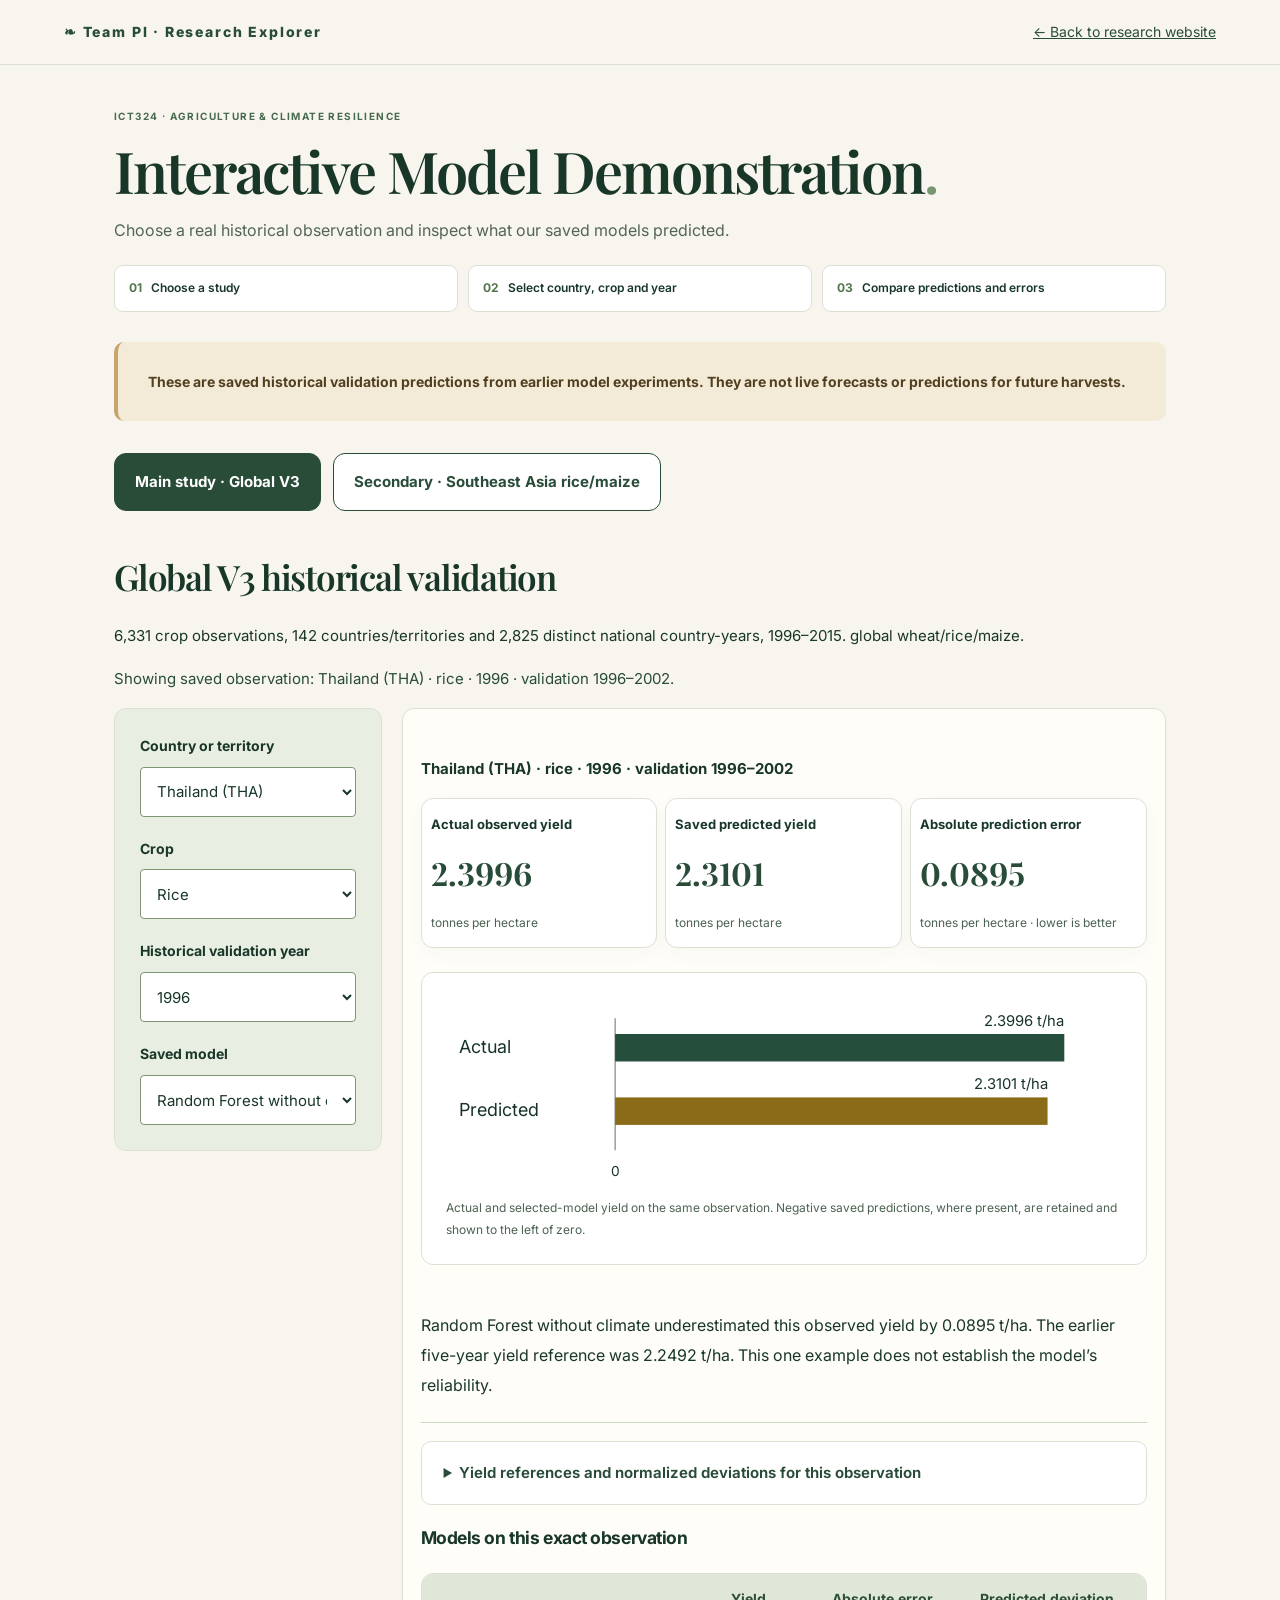
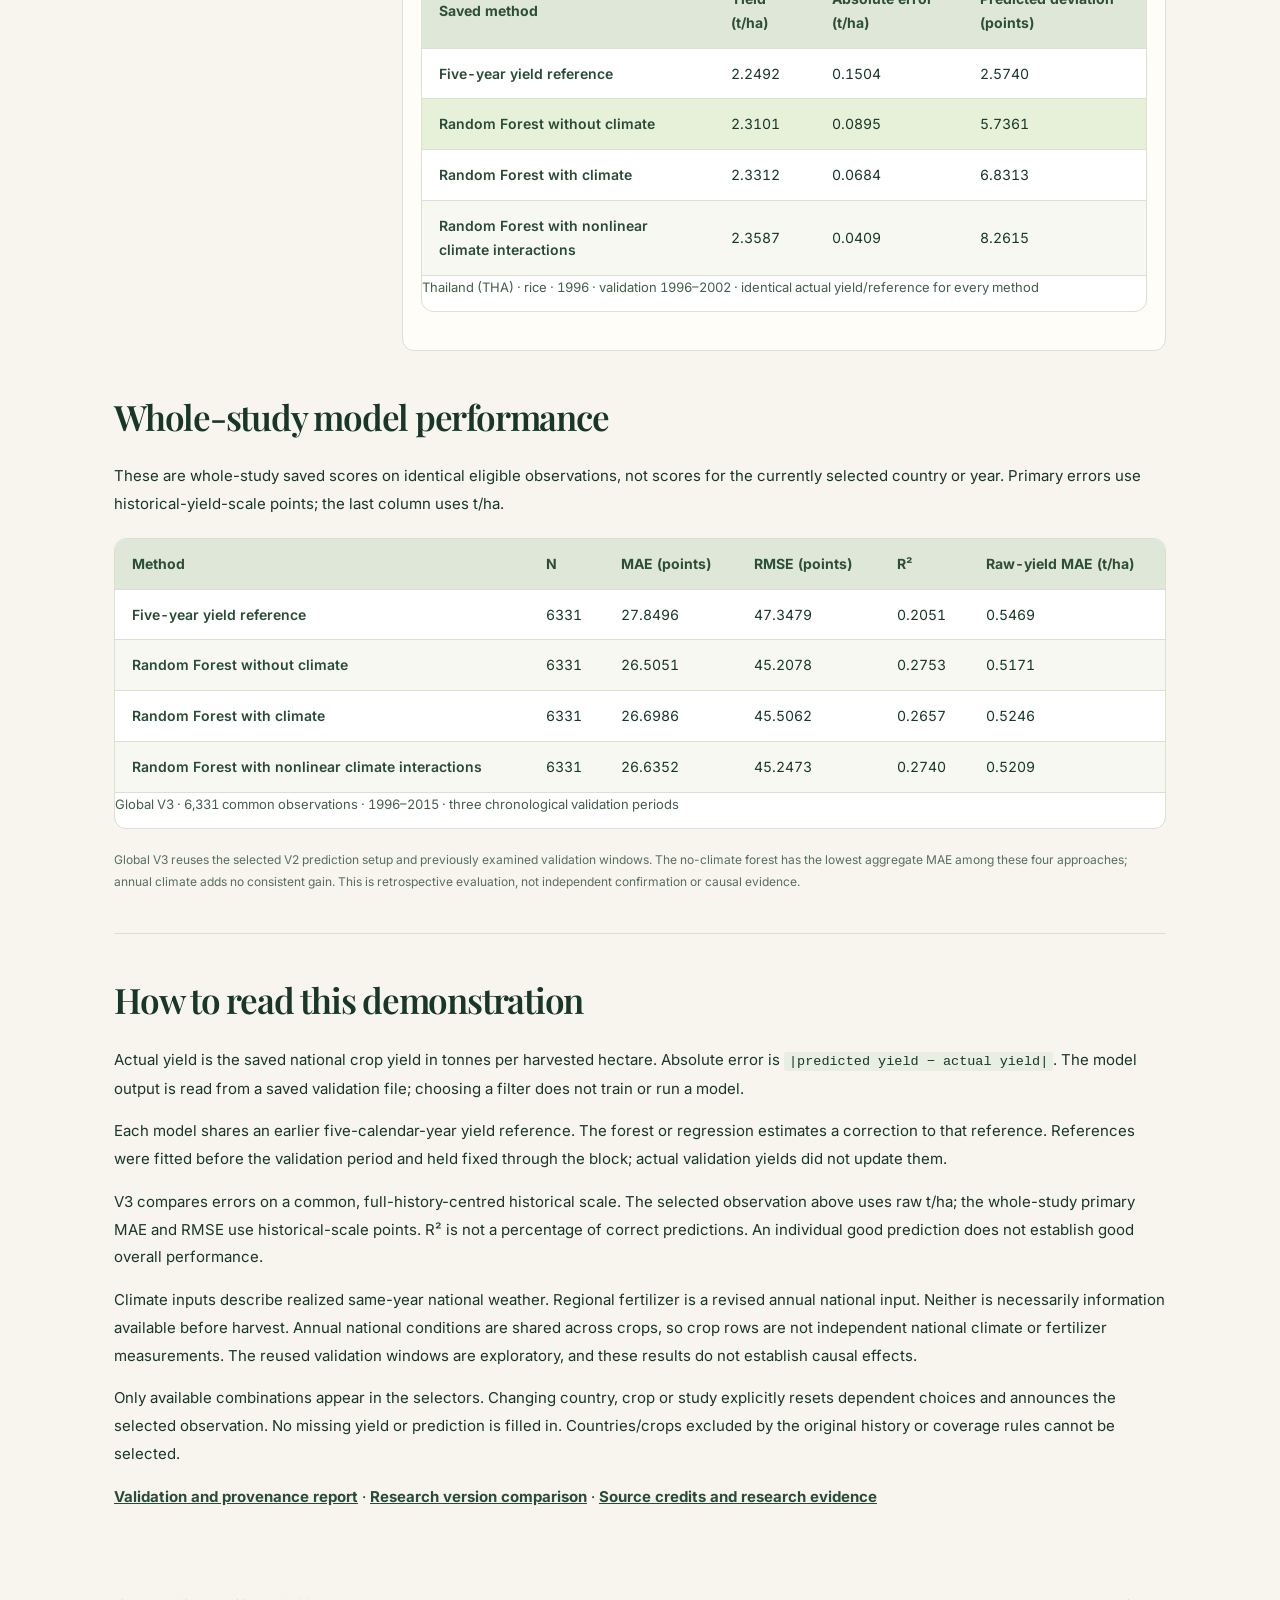
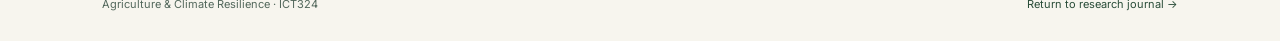
<file: demo.html>
<!DOCTYPE html>

<html lang="en"><head><meta charset="utf-8"/><meta content="width=device-width, initial-scale=1" name="viewport"/><meta content="Explore verified saved historical crop-yield predictions from the Agriculture &amp; Climate Resilience research project." name="description"/><title>Interactive Model Demonstration | Agriculture &amp; Climate Resilience</title><link href="style.css" rel="stylesheet"/><link href="demo.css" rel="stylesheet"/><script defer="" src="demo.js"></script><link href="dashboard.css" rel="stylesheet"/></head>
<body><a class="skip-link" href="#demo-main">Skip to model demonstration</a><header class="demo-top"><a class="brand" href="index.html">❧ Team PI · Research Explorer</a><a href="index.html">← Back to research website</a></header>
<main class="demo-main" id="demo-main"><p class="kicker">ICT324 · AGRICULTURE &amp; CLIMATE RESILIENCE</p><h1>Interactive Model Demonstration<span class="period">.</span></h1><p class="demo-intro">Choose a real historical observation and inspect what our saved models predicted.</p><div class="demo-steps"><span><b>01</b> Choose a study</span><span><b>02</b> Select country, crop and year</span><span><b>03</b> Compare predictions and errors</span></div>
<aside class="callout caution"><p><strong>These are saved historical validation predictions from earlier model experiments. They are not live forecasts or predictions for future harvests.</strong></p></aside>
<div aria-label="Choose research study" class="demo-tabs" role="tablist"><button aria-controls="explorer" aria-selected="true" data-study="global" id="tab-global" role="tab" tabindex="0" type="button">Main study · Global V3</button><button aria-controls="explorer" aria-selected="false" data-study="regional" id="tab-regional" role="tab" tabindex="-1" type="button">Secondary · Southeast Asia rice/maize</button></div>
<section aria-labelledby="tab-global" id="explorer" role="tabpanel"><h2 id="study-title">Global V3 historical validation</h2><p id="study-description">Loading the saved validation observations…</p><p aria-live="polite" class="demo-status" id="demo-status" role="status">Loading data…</p><button class="btn secondary" hidden="" id="retry" type="button">Retry loading saved data</button>
<div class="demo-dashboard-layout"><div class="demo-controls"><div><label for="demo-country">Country or territory</label><select disabled="" id="demo-country"></select></div><div><label for="demo-crop">Crop</label><select disabled="" id="demo-crop"></select></div><div><label for="demo-year">Historical validation year</label><select disabled="" id="demo-year"></select></div><div><label for="demo-model">Saved model</label><select disabled="" id="demo-model"></select></div></div><div hidden="" id="prediction-output"><p class="demo-observation" id="observation-label"></p><div class="demo-values"><article><span>Actual observed yield</span><strong id="actual-yield"></strong><small>tonnes per hectare</small></article><article><span>Saved predicted yield</span><strong id="predicted-yield"></strong><small>tonnes per hectare</small></article><article><span>Absolute prediction error</span><strong id="absolute-error"></strong><small>tonnes per hectare · lower is better</small></article></div>
<figure class="demo-chart"><div id="yield-chart"></div><figcaption>Actual and selected-model yield on the same observation. Negative saved predictions, where present, are retained and shown to the left of zero.</figcaption></figure><p class="result-reading" id="result-explanation"></p><details class="research-details"><summary>Yield references and normalized deviations for this observation</summary><dl class="demo-reference" id="reference-details"></dl><p>Normalized deviation = <code>100 × (yield − earlier full-history trend) / S</code>, with <code>S = max(0.5 t/ha, earlier median yield)</code>. The prediction uses the same centre and scale. These are historical-scale points, not percentage accuracy.</p></details>
<h3>Models on this exact observation</h3><div aria-label="Saved predictions for the selected country, crop and year" class="table-scroll" role="region" tabindex="0"><table><caption id="observation-caption"></caption><thead><tr><th scope="col">Saved method</th><th scope="col">Yield (t/ha)</th><th scope="col">Absolute error (t/ha)</th><th scope="col">Predicted deviation (points)</th></tr></thead><tbody id="observation-models"></tbody></table></div></div></div>

<h2>Whole-study model performance</h2><p id="metrics-description"></p><div aria-label="Verified whole-study historical model performance" class="table-scroll" role="region" tabindex="0"><table><caption id="metrics-caption">Saved evaluation scores</caption><thead><tr><th scope="col">Method</th><th scope="col">N</th><th scope="col">MAE (points)</th><th scope="col">RMSE (points)</th><th scope="col">R²</th><th scope="col">Raw-yield MAE (t/ha)</th></tr></thead><tbody id="demo-metrics"></tbody></table></div><p class="note" id="study-limitations"></p></section>
<section class="demo-method"><h2>How to read this demonstration</h2><p>Actual yield is the saved national crop yield in tonnes per harvested hectare. Absolute error is <code>|predicted yield − actual yield|</code>. The model output is read from a saved validation file; choosing a filter does not train or run a model.</p><p>Each model shares an earlier five-calendar-year yield reference. The forest or regression estimates a correction to that reference. References were fitted before the validation period and held fixed through the block; actual validation yields did not update them.</p><p>V3 compares errors on a common, full-history-centred historical scale. The selected observation above uses raw t/ha; the whole-study primary MAE and RMSE use historical-scale points. R² is not a percentage of correct predictions. An individual good prediction does not establish good overall performance.</p><p>Climate inputs describe realized same-year national weather. Regional fertilizer is a revised annual national input. Neither is necessarily information available before harvest. Annual national conditions are shared across crops, so crop rows are not independent national climate or fertilizer measurements. The reused validation windows are exploratory, and these results do not establish causal effects.</p><p>Only available combinations appear in the selectors. Changing country, crop or study explicitly resets dependent choices and announces the selected observation. No missing yield or prediction is filled in. Countries/crops excluded by the original history or coverage rules cannot be selected.</p><p><a href="https://github.com/PI9000X/DataMining_website/blob/main/demo_provenance.md">Validation and provenance report</a> · <a href="https://github.com/PI9000X/DataMining_website/blob/main/model_version_comparison.md">Research version comparison</a> · <a href="index.html#resources">Source credits and research evidence</a></p></section></main><noscript><p class="noscript-message">JavaScript is required for the explorer. Read the <a href="assets/research/evidence-guide.html">static evidence guide</a> for verified results.</p></noscript><footer><span>Agriculture &amp; Climate Resilience · ICT324</span><a href="index.html">Return to research journal →</a></footer></body></html>
</file>
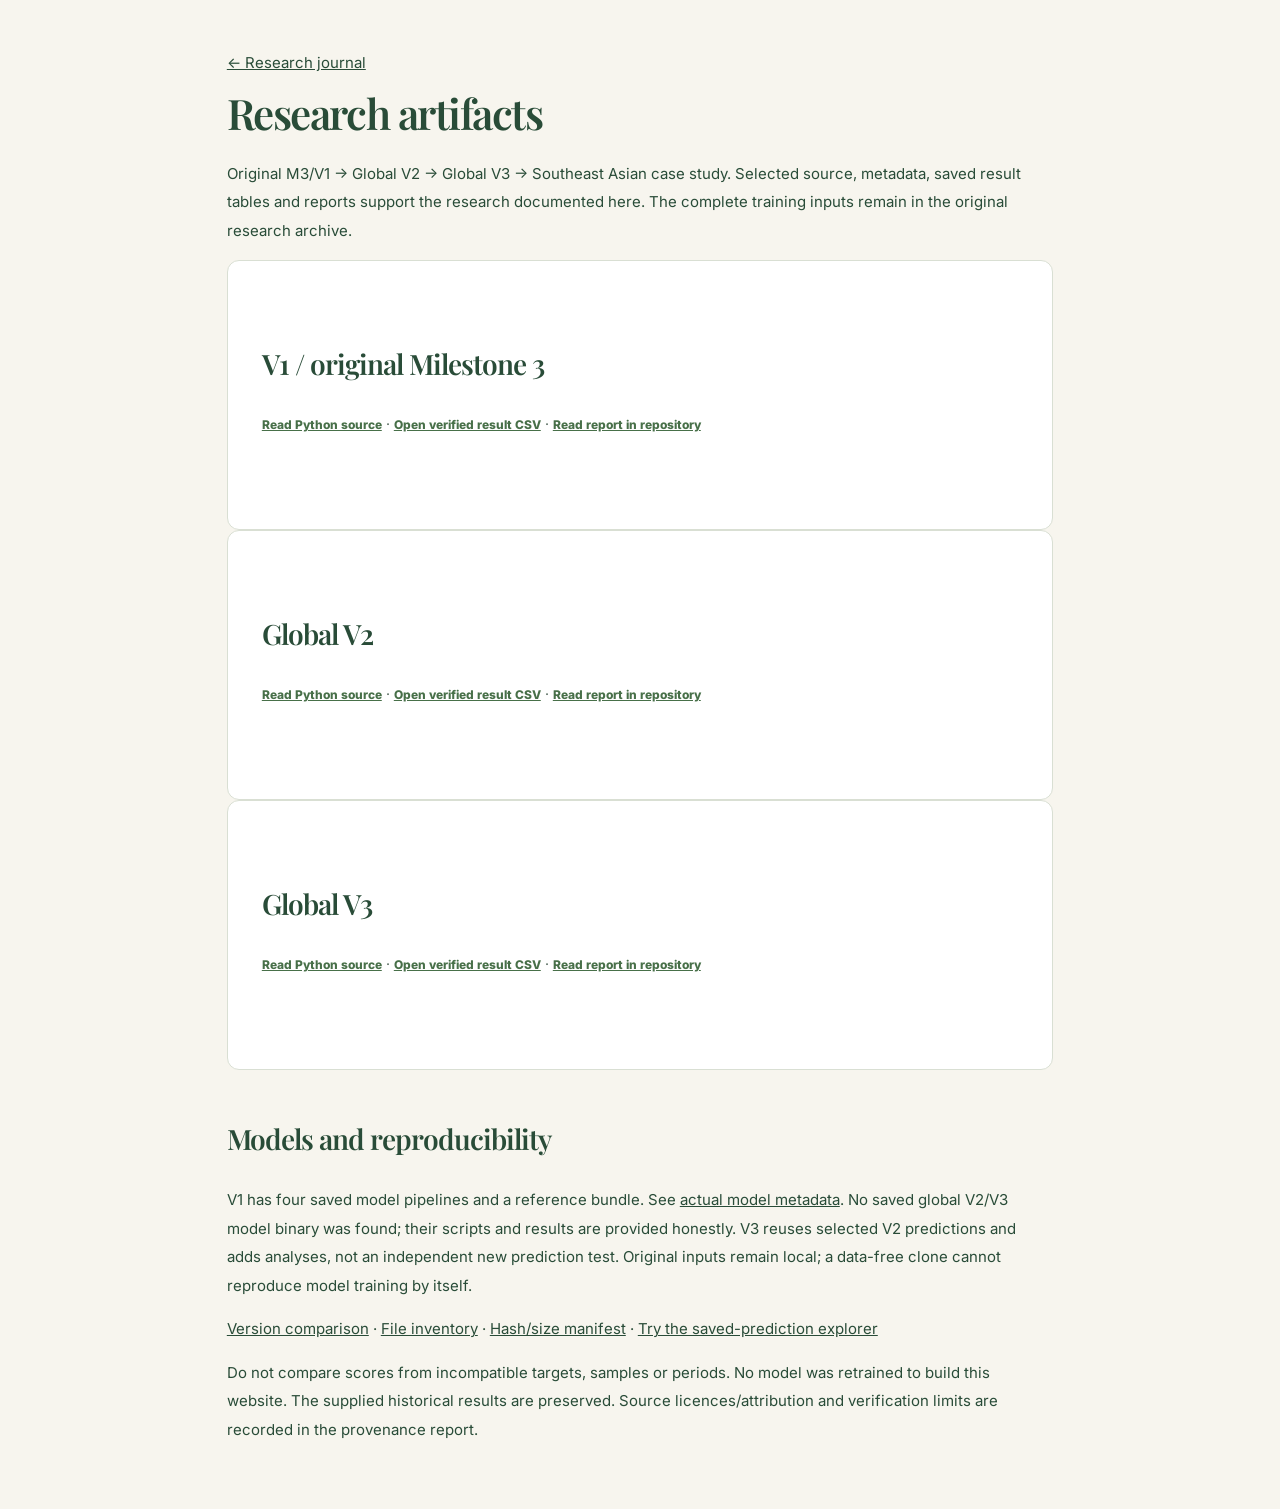
<file: research_artifacts.html>
<!doctype html><html lang="en"><head><meta charset="utf-8"><meta name="viewport" content="width=device-width, initial-scale=1"><title>Research Artifacts | Agriculture &amp; Climate Resilience</title><link rel="stylesheet" href="style.css"></head><body><main class="evidence-page"><a href="index.html#resources">← Research journal</a><h1>Research artifacts</h1><p>Original M3/V1 → Global V2 → Global V3 → Southeast Asian case study. Selected source, metadata, saved result tables and reports support the research documented here. The complete training inputs remain in the original research archive.</p><article id="v1" class="data-card"><h2>V1 / original Milestone 3</h2><p><a href="src/models/train_models.py">Read Python source</a> · <a href="results/tables/m3/model_comparison.csv">Open verified result CSV</a> · <a href="https://github.com/PI9000X/DataMining_website/blob/main/results/reports/m3/milestone3_summary.md">Read report in repository</a></p></article><article id="v2" class="data-card"><h2>Global V2</h2><p><a href="results/global_improvement_v2/code/run_experiment.py">Read Python source</a> · <a href="results/global_improvement_v2/tables/scores.csv">Open verified result CSV</a> · <a href="https://github.com/PI9000X/DataMining_website/blob/main/results/global_improvement_v2/comparison_report.md">Read report in repository</a></p></article><article id="v3" class="data-card"><h2>Global V3</h2><p><a href="results/global_improvement_v3/code/main.py">Read Python source</a> · <a href="results/global_improvement_v3/tables/prediction_scores.csv">Open verified result CSV</a> · <a href="https://github.com/PI9000X/DataMining_website/blob/main/results/global_improvement_v3/reports/global_v3_findings.md">Read report in repository</a></p></article><h2>Models and reproducibility</h2><p>V1 has four saved model pipelines and a reference bundle. See <a href="saved_models/model_metadata_m3.json">actual model metadata</a>. No saved global V2/V3 model binary was found; their scripts and results are provided honestly. V3 reuses selected V2 predictions and adds analyses, not an independent new prediction test. Original inputs remain local; a data-free clone cannot reproduce model training by itself.</p><p><a href="https://github.com/PI9000X/DataMining_website/blob/main/model_version_comparison.md">Version comparison</a> · <a href="https://github.com/PI9000X/DataMining_website/blob/main/model_artifact_inventory.md">File inventory</a> · <a href="publication_manifest.json">Hash/size manifest</a> · <a href="demo.html">Try the saved-prediction explorer</a></p><p>Do not compare scores from incompatible targets, samples or periods. No model was retrained to build this website. The supplied historical results are preserved. Source licences/attribution and verification limits are recorded in the provenance report.</p></main></body></html>
</file>
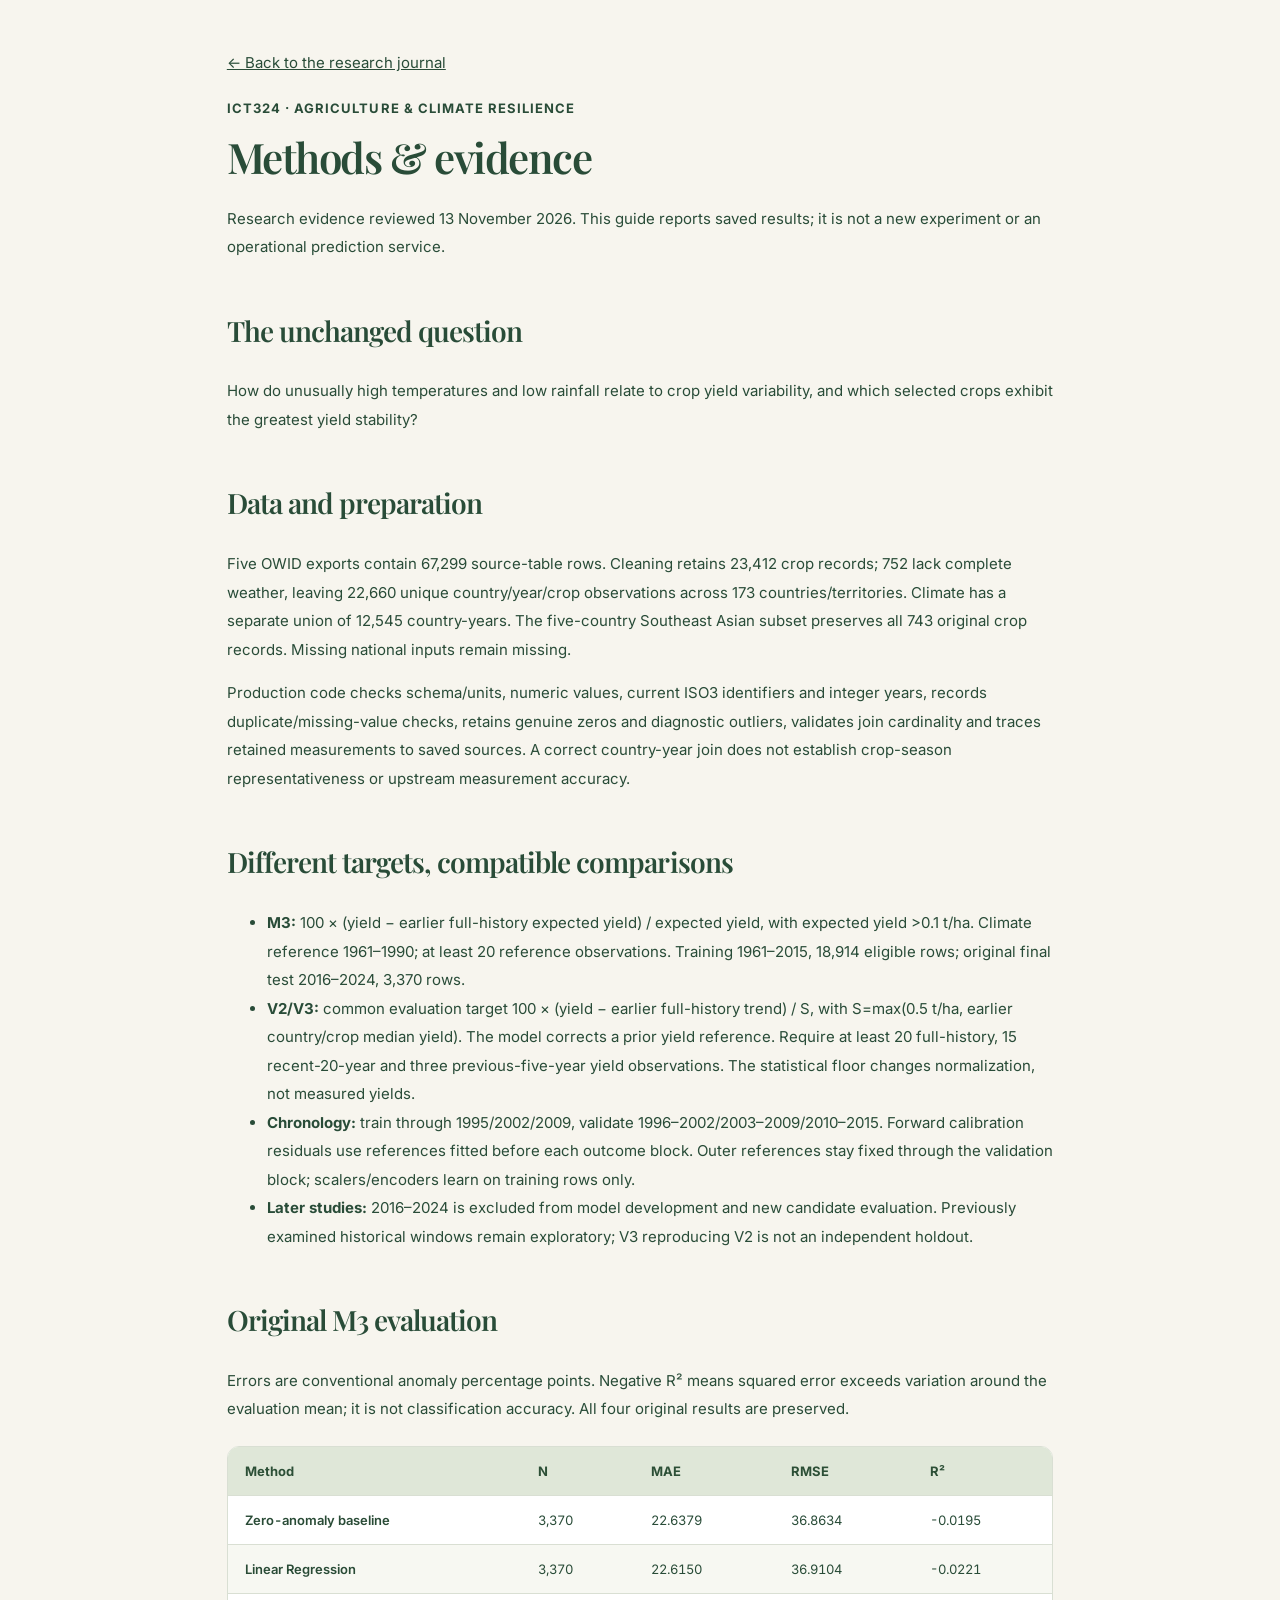
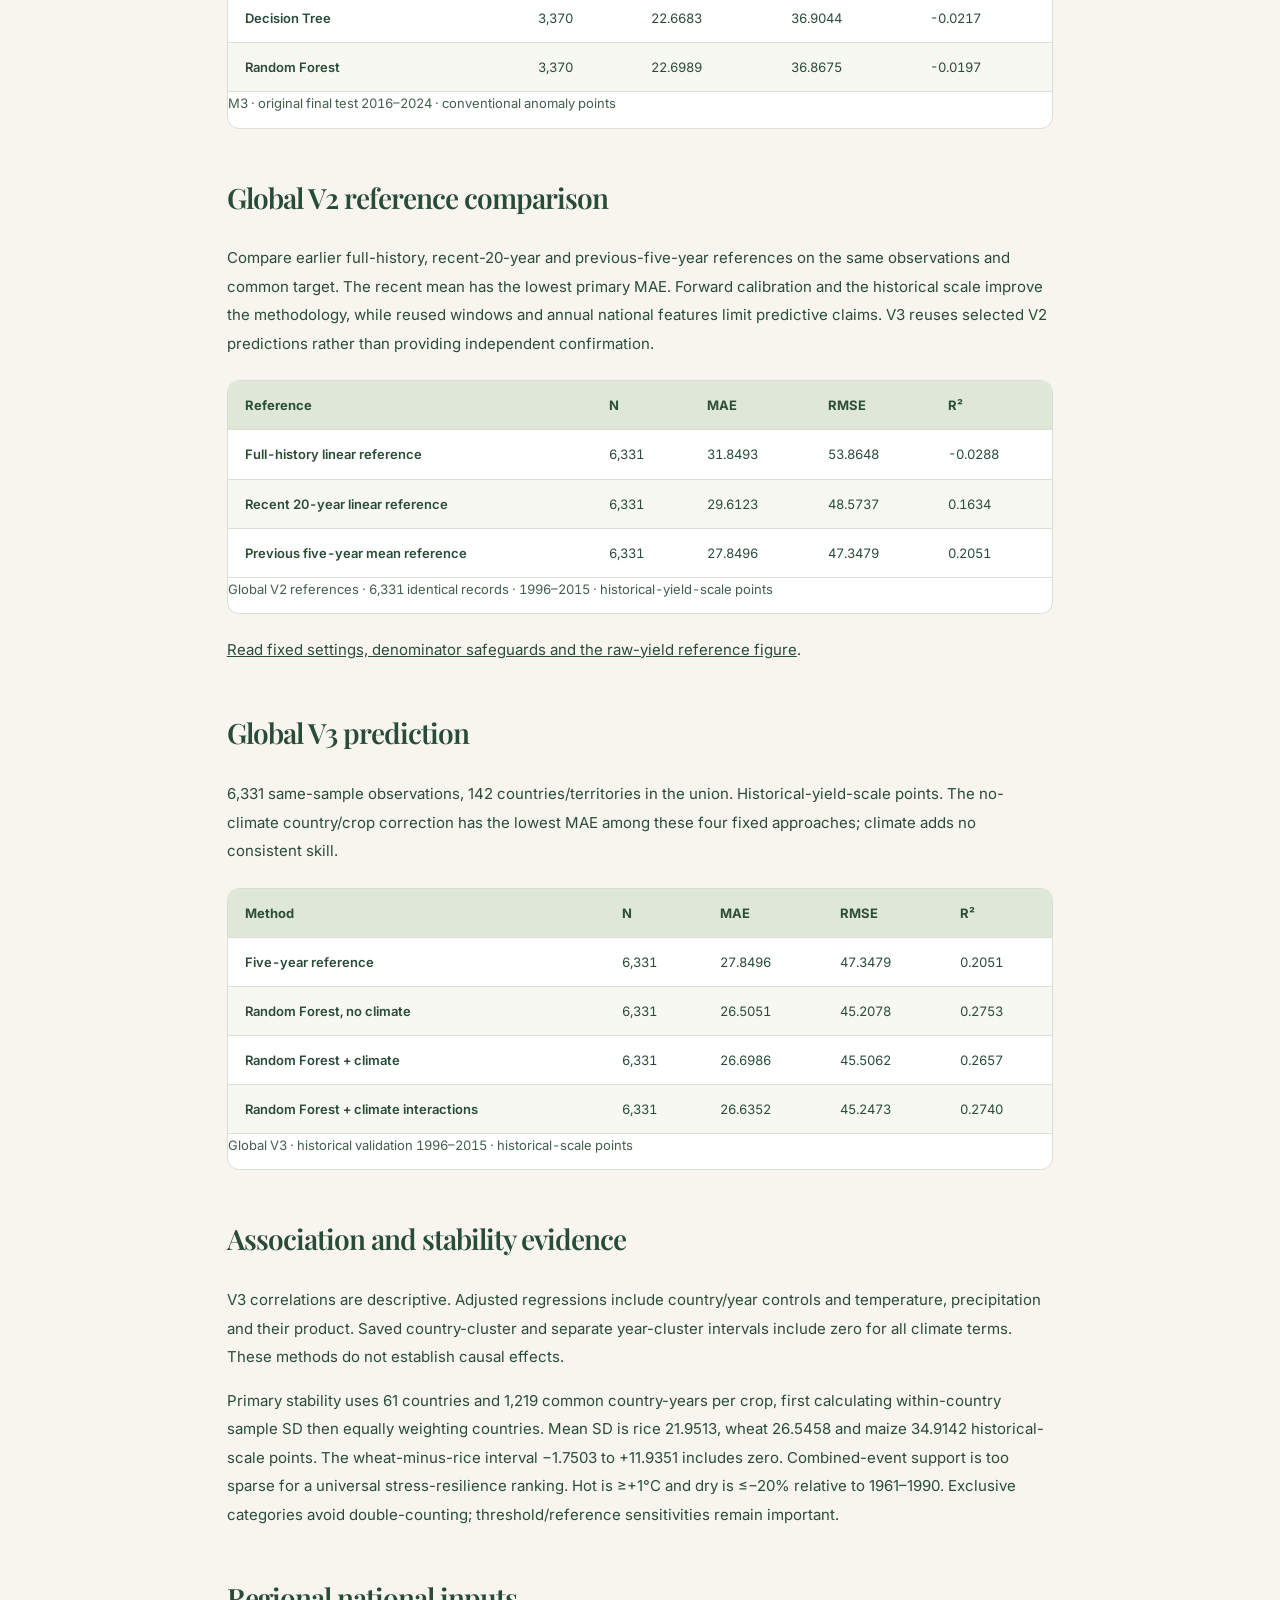
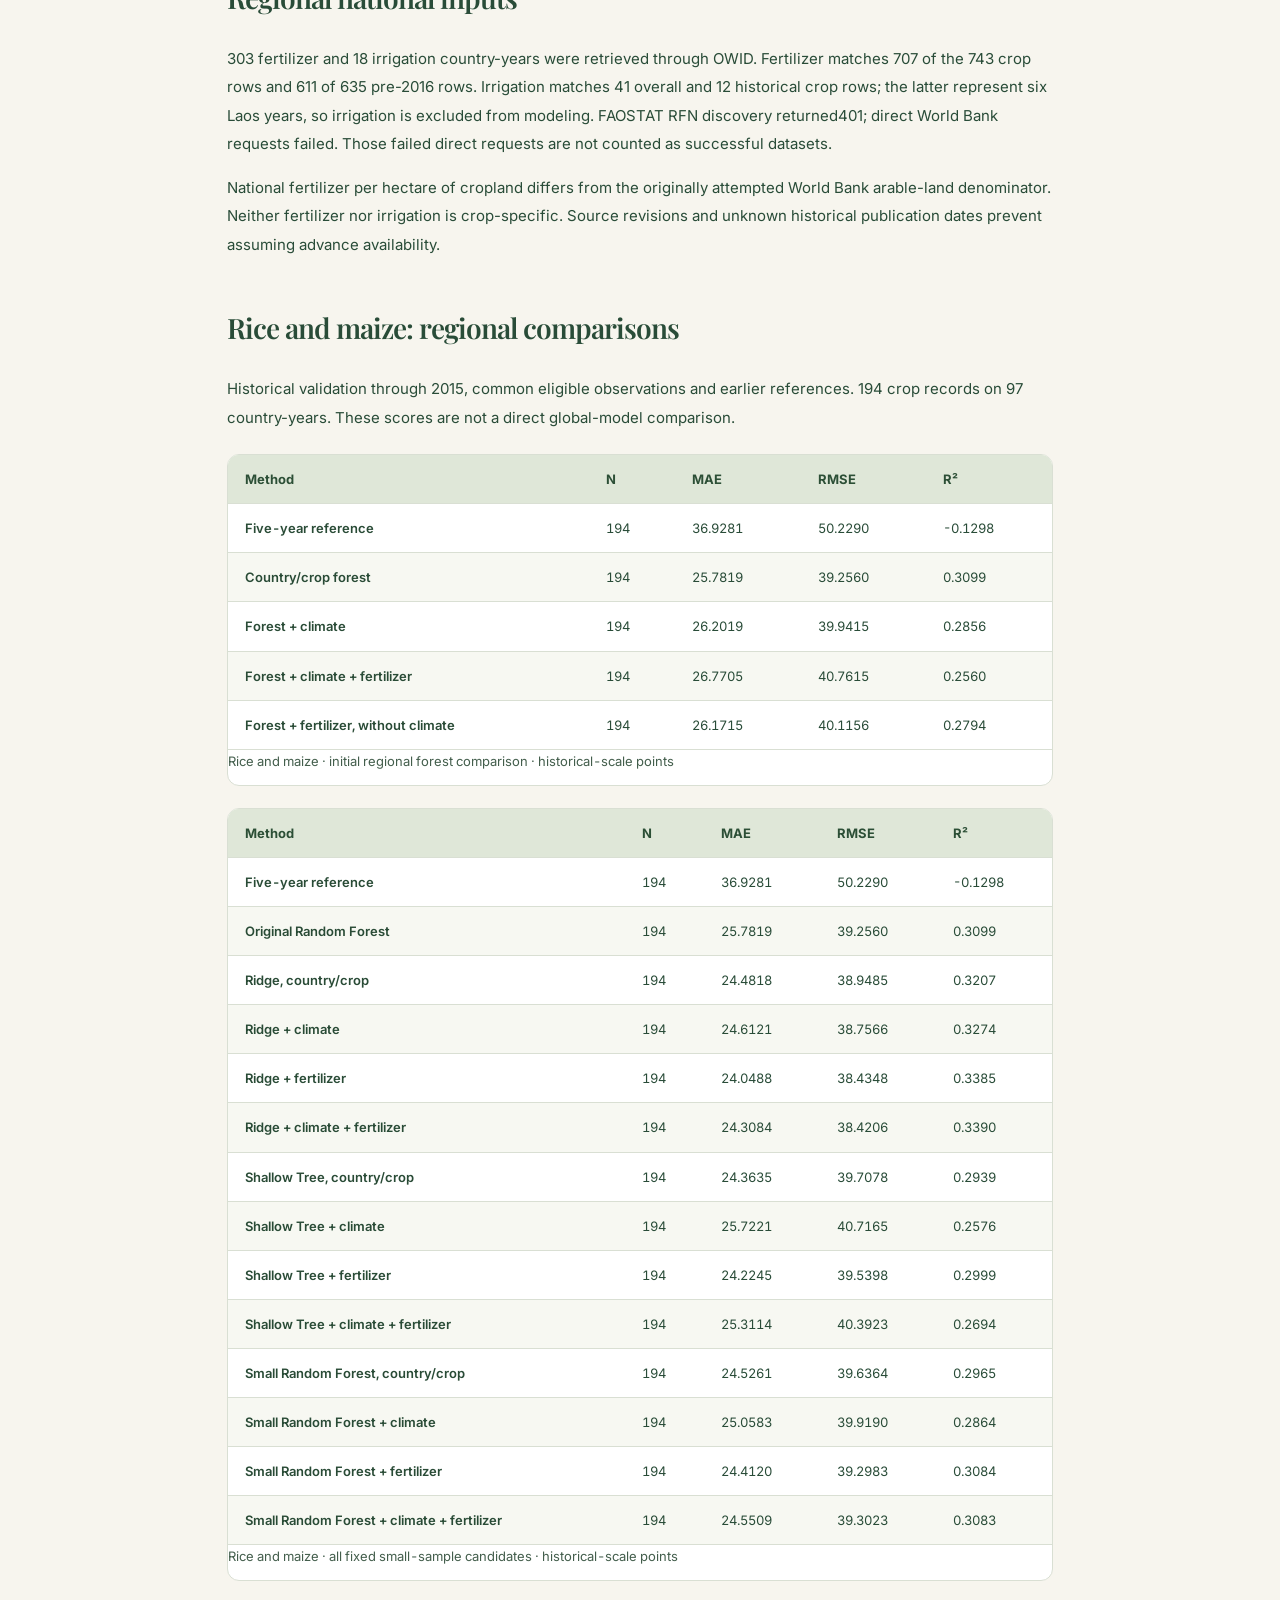
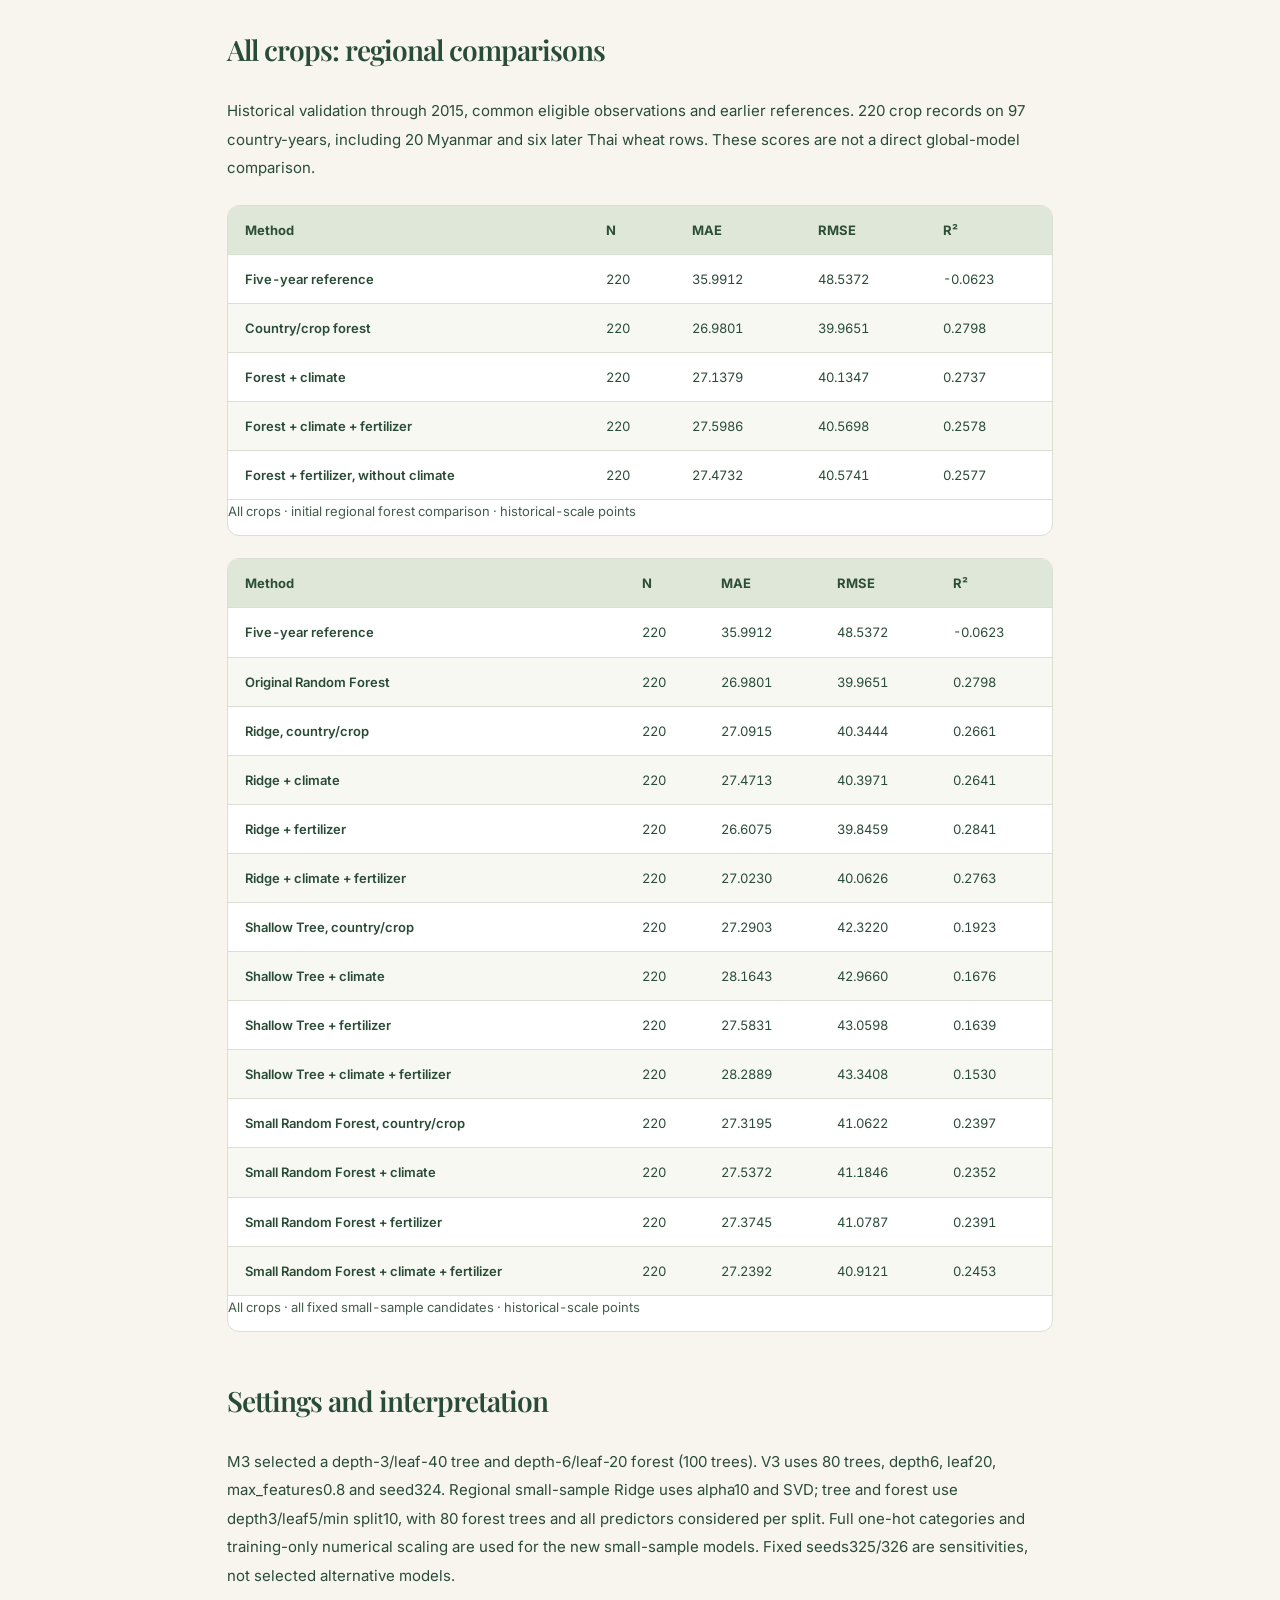
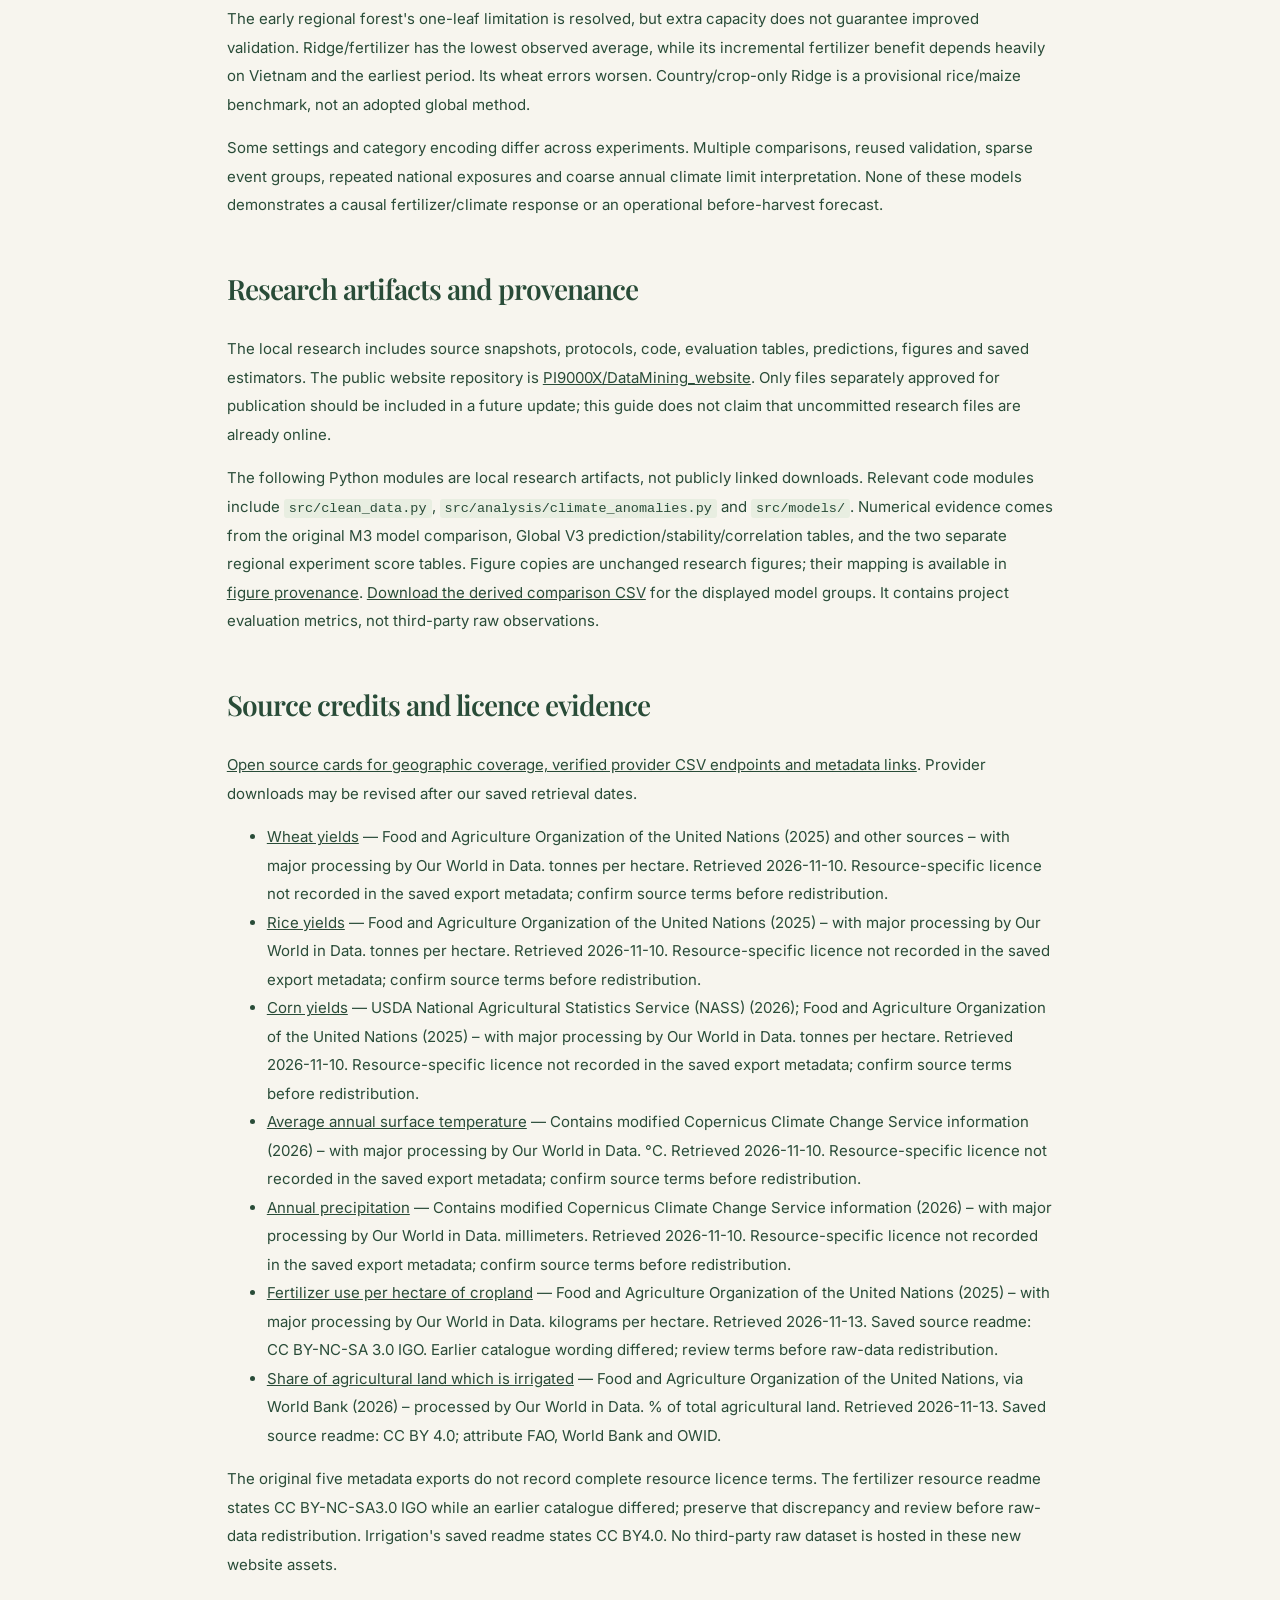
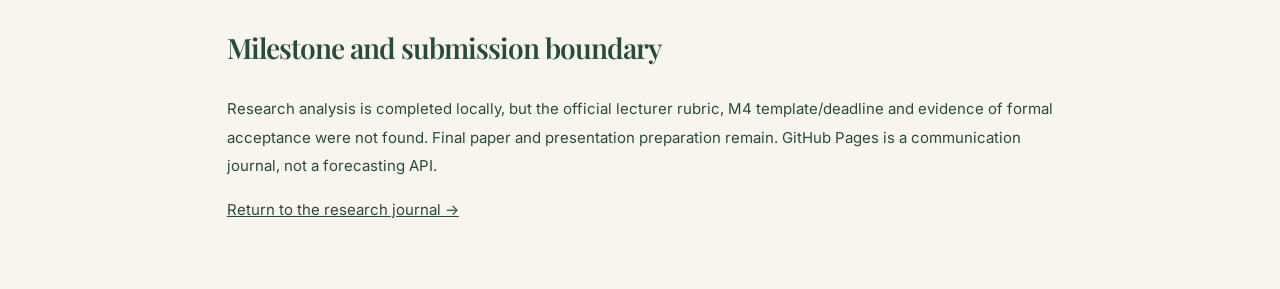
<file: assets/research/evidence-guide.html>
<!doctype html><html lang="en"><head><meta charset="utf-8"><meta name="viewport" content="width=device-width, initial-scale=1"><title>Methods &amp; Evidence | Agriculture &amp; Climate Resilience</title><meta name="description" content="Definitions, samples and verified research comparisons for the ICT324 Agriculture and Climate Resilience study."><link rel="stylesheet" href="../../style.css"></head><body><main class="evidence-page"><a href="../../index.html#resources">← Back to the research journal</a><p class="project-label">ICT324 · Agriculture &amp; Climate Resilience</p><h1>Methods &amp; evidence</h1><p>Research evidence reviewed 13 November 2026. This guide reports saved results; it is not a new experiment or an operational prediction service.</p>
<h2>The unchanged question</h2><p>How do unusually high temperatures and low rainfall relate to crop yield variability, and which selected crops exhibit the greatest yield stability?</p>
<h2>Data and preparation</h2><p>Five OWID exports contain 67,299 source-table rows. Cleaning retains 23,412 crop records; 752 lack complete weather, leaving 22,660 unique country/year/crop observations across 173 countries/territories. Climate has a separate union of 12,545 country-years. The five-country Southeast Asian subset preserves all 743 original crop records. Missing national inputs remain missing.</p>
<p>Production code checks schema/units, numeric values, current ISO3 identifiers and integer years, records duplicate/missing-value checks, retains genuine zeros and diagnostic outliers, validates join cardinality and traces retained measurements to saved sources. A correct country-year join does not establish crop-season representativeness or upstream measurement accuracy.</p>
<h2>Different targets, compatible comparisons</h2><ul><li><strong>M3:</strong> 100 × (yield − earlier full-history expected yield) / expected yield, with expected yield &gt;0.1 t/ha. Climate reference 1961–1990; at least 20 reference observations. Training 1961–2015, 18,914 eligible rows; original final test 2016–2024, 3,370 rows.</li><li><strong>V2/V3:</strong> common evaluation target 100 × (yield − earlier full-history trend) / S, with S=max(0.5 t/ha, earlier country/crop median yield). The model corrects a prior yield reference. Require at least 20 full-history, 15 recent-20-year and three previous-five-year yield observations. The statistical floor changes normalization, not measured yields.</li><li><strong>Chronology:</strong> train through 1995/2002/2009, validate 1996–2002/2003–2009/2010–2015. Forward calibration residuals use references fitted before each outcome block. Outer references stay fixed through the validation block; scalers/encoders learn on training rows only.</li><li><strong>Later studies:</strong> 2016–2024 is excluded from model development and new candidate evaluation. Previously examined historical windows remain exploratory; V3 reproducing V2 is not an independent holdout.</li></ul>
<h2>Original M3 evaluation</h2><p>Errors are conventional anomaly percentage points. Negative R² means squared error exceeds variation around the evaluation mean; it is not classification accuracy. All four original results are preserved.</p><div class="table-scroll" role="region" tabindex="0" aria-label="M3 · original final test 2016–2024 · conventional anomaly points"><table><caption>M3 · original final test 2016–2024 · conventional anomaly points</caption><thead><tr><th scope="col">Method</th><th scope="col">N</th><th scope="col">MAE</th><th scope="col">RMSE</th><th scope="col">R²</th></tr></thead><tbody><tr><th scope="row">Zero-anomaly baseline</th><td>3,370</td><td>22.6379</td><td>36.8634</td><td>-0.0195</td></tr><tr><th scope="row">Linear Regression</th><td>3,370</td><td>22.6150</td><td>36.9104</td><td>-0.0221</td></tr><tr><th scope="row">Decision Tree</th><td>3,370</td><td>22.6683</td><td>36.9044</td><td>-0.0217</td></tr><tr><th scope="row">Random Forest</th><td>3,370</td><td>22.6989</td><td>36.8675</td><td>-0.0197</td></tr></tbody></table></div><h2>Global V2 reference comparison</h2><p>Compare earlier full-history, recent-20-year and previous-five-year references on the same observations and common target. The recent mean has the lowest primary MAE. Forward calibration and the historical scale improve the methodology, while reused windows and annual national features limit predictive claims. V3 reuses selected V2 predictions rather than providing independent confirmation.</p><div class="table-scroll" role="region" tabindex="0" aria-label="Global V2 references · 6,331 identical records · 1996–2015 · historical-yield-scale points"><table><caption>Global V2 references · 6,331 identical records · 1996–2015 · historical-yield-scale points</caption><thead><tr><th scope="col">Reference</th><th scope="col">N</th><th scope="col">MAE</th><th scope="col">RMSE</th><th scope="col">R²</th></tr></thead><tbody><tr><th scope="row">Full-history linear reference</th><td>6,331</td><td>31.8493</td><td>53.8648</td><td>-0.0288</td></tr><tr><th scope="row">Recent 20-year linear reference</th><td>6,331</td><td>29.6123</td><td>48.5737</td><td>0.1634</td></tr><tr><th scope="row">Previous five-year mean reference</th><td>6,331</td><td>27.8496</td><td>47.3479</td><td>0.2051</td></tr></tbody></table></div><p><a href="../../index.html#global">Read fixed settings, denominator safeguards and the raw-yield reference figure</a>.</p><h2>Global V3 prediction</h2><p>6,331 same-sample observations, 142 countries/territories in the union. Historical-yield-scale points. The no-climate country/crop correction has the lowest MAE among these four fixed approaches; climate adds no consistent skill.</p><div class="table-scroll" role="region" tabindex="0" aria-label="Global V3 · historical validation 1996–2015 · historical-scale points"><table><caption>Global V3 · historical validation 1996–2015 · historical-scale points</caption><thead><tr><th scope="col">Method</th><th scope="col">N</th><th scope="col">MAE</th><th scope="col">RMSE</th><th scope="col">R²</th></tr></thead><tbody><tr><th scope="row">Five-year reference</th><td>6,331</td><td>27.8496</td><td>47.3479</td><td>0.2051</td></tr><tr><th scope="row">Random Forest, no climate</th><td>6,331</td><td>26.5051</td><td>45.2078</td><td>0.2753</td></tr><tr><th scope="row">Random Forest + climate</th><td>6,331</td><td>26.6986</td><td>45.5062</td><td>0.2657</td></tr><tr><th scope="row">Random Forest + climate interactions</th><td>6,331</td><td>26.6352</td><td>45.2473</td><td>0.2740</td></tr></tbody></table></div><h2>Association and stability evidence</h2><p>V3 correlations are descriptive. Adjusted regressions include country/year controls and temperature, precipitation and their product. Saved country-cluster and separate year-cluster intervals include zero for all climate terms. These methods do not establish causal effects.</p><p>Primary stability uses 61 countries and 1,219 common country-years per crop, first calculating within-country sample SD then equally weighting countries. Mean SD is rice 21.9513, wheat 26.5458 and maize 34.9142 historical-scale points. The wheat-minus-rice interval −1.7503 to +11.9351 includes zero. Combined-event support is too sparse for a universal stress-resilience ranking. Hot is ≥+1°C and dry is ≤−20% relative to 1961–1990. Exclusive categories avoid double-counting; threshold/reference sensitivities remain important.</p>
<h2>Regional national inputs</h2><p>303 fertilizer and 18 irrigation country-years were retrieved through OWID. Fertilizer matches 707 of the 743 crop rows and 611 of 635 pre-2016 rows. Irrigation matches 41 overall and 12 historical crop rows; the latter represent six Laos years, so irrigation is excluded from modeling. FAOSTAT RFN discovery returned401; direct World Bank requests failed. Those failed direct requests are not counted as successful datasets.</p><p>National fertilizer per hectare of cropland differs from the originally attempted World Bank arable-land denominator. Neither fertilizer nor irrigation is crop-specific. Source revisions and unknown historical publication dates prevent assuming advance availability.</p><h2>Rice and maize: regional comparisons</h2><p>Historical validation through 2015, common eligible observations and earlier references. 194 crop records on 97 country-years. These scores are not a direct global-model comparison.</p><div class="table-scroll" role="region" tabindex="0" aria-label="Rice and maize · initial regional forest comparison · historical-scale points"><table><caption>Rice and maize · initial regional forest comparison · historical-scale points</caption><thead><tr><th scope="col">Method</th><th scope="col">N</th><th scope="col">MAE</th><th scope="col">RMSE</th><th scope="col">R²</th></tr></thead><tbody><tr><th scope="row">Five-year reference</th><td>194</td><td>36.9281</td><td>50.2290</td><td>-0.1298</td></tr><tr><th scope="row">Country/crop forest</th><td>194</td><td>25.7819</td><td>39.2560</td><td>0.3099</td></tr><tr><th scope="row">Forest + climate</th><td>194</td><td>26.2019</td><td>39.9415</td><td>0.2856</td></tr><tr><th scope="row">Forest + climate + fertilizer</th><td>194</td><td>26.7705</td><td>40.7615</td><td>0.2560</td></tr><tr><th scope="row">Forest + fertilizer, without climate</th><td>194</td><td>26.1715</td><td>40.1156</td><td>0.2794</td></tr></tbody></table></div><div class="table-scroll" role="region" tabindex="0" aria-label="Rice and maize · all fixed small-sample candidates · historical-scale points"><table><caption>Rice and maize · all fixed small-sample candidates · historical-scale points</caption><thead><tr><th scope="col">Method</th><th scope="col">N</th><th scope="col">MAE</th><th scope="col">RMSE</th><th scope="col">R²</th></tr></thead><tbody><tr><th scope="row">Five-year reference</th><td>194</td><td>36.9281</td><td>50.2290</td><td>-0.1298</td></tr><tr><th scope="row">Original Random Forest</th><td>194</td><td>25.7819</td><td>39.2560</td><td>0.3099</td></tr><tr><th scope="row">Ridge, country/crop</th><td>194</td><td>24.4818</td><td>38.9485</td><td>0.3207</td></tr><tr><th scope="row">Ridge + climate</th><td>194</td><td>24.6121</td><td>38.7566</td><td>0.3274</td></tr><tr><th scope="row">Ridge + fertilizer</th><td>194</td><td>24.0488</td><td>38.4348</td><td>0.3385</td></tr><tr><th scope="row">Ridge + climate + fertilizer</th><td>194</td><td>24.3084</td><td>38.4206</td><td>0.3390</td></tr><tr><th scope="row">Shallow Tree, country/crop</th><td>194</td><td>24.3635</td><td>39.7078</td><td>0.2939</td></tr><tr><th scope="row">Shallow Tree + climate</th><td>194</td><td>25.7221</td><td>40.7165</td><td>0.2576</td></tr><tr><th scope="row">Shallow Tree + fertilizer</th><td>194</td><td>24.2245</td><td>39.5398</td><td>0.2999</td></tr><tr><th scope="row">Shallow Tree + climate + fertilizer</th><td>194</td><td>25.3114</td><td>40.3923</td><td>0.2694</td></tr><tr><th scope="row">Small Random Forest, country/crop</th><td>194</td><td>24.5261</td><td>39.6364</td><td>0.2965</td></tr><tr><th scope="row">Small Random Forest + climate</th><td>194</td><td>25.0583</td><td>39.9190</td><td>0.2864</td></tr><tr><th scope="row">Small Random Forest + fertilizer</th><td>194</td><td>24.4120</td><td>39.2983</td><td>0.3084</td></tr><tr><th scope="row">Small Random Forest + climate + fertilizer</th><td>194</td><td>24.5509</td><td>39.3023</td><td>0.3083</td></tr></tbody></table></div><h2>All crops: regional comparisons</h2><p>Historical validation through 2015, common eligible observations and earlier references. 220 crop records on 97 country-years, including 20 Myanmar and six later Thai wheat rows. These scores are not a direct global-model comparison.</p><div class="table-scroll" role="region" tabindex="0" aria-label="All crops · initial regional forest comparison · historical-scale points"><table><caption>All crops · initial regional forest comparison · historical-scale points</caption><thead><tr><th scope="col">Method</th><th scope="col">N</th><th scope="col">MAE</th><th scope="col">RMSE</th><th scope="col">R²</th></tr></thead><tbody><tr><th scope="row">Five-year reference</th><td>220</td><td>35.9912</td><td>48.5372</td><td>-0.0623</td></tr><tr><th scope="row">Country/crop forest</th><td>220</td><td>26.9801</td><td>39.9651</td><td>0.2798</td></tr><tr><th scope="row">Forest + climate</th><td>220</td><td>27.1379</td><td>40.1347</td><td>0.2737</td></tr><tr><th scope="row">Forest + climate + fertilizer</th><td>220</td><td>27.5986</td><td>40.5698</td><td>0.2578</td></tr><tr><th scope="row">Forest + fertilizer, without climate</th><td>220</td><td>27.4732</td><td>40.5741</td><td>0.2577</td></tr></tbody></table></div><div class="table-scroll" role="region" tabindex="0" aria-label="All crops · all fixed small-sample candidates · historical-scale points"><table><caption>All crops · all fixed small-sample candidates · historical-scale points</caption><thead><tr><th scope="col">Method</th><th scope="col">N</th><th scope="col">MAE</th><th scope="col">RMSE</th><th scope="col">R²</th></tr></thead><tbody><tr><th scope="row">Five-year reference</th><td>220</td><td>35.9912</td><td>48.5372</td><td>-0.0623</td></tr><tr><th scope="row">Original Random Forest</th><td>220</td><td>26.9801</td><td>39.9651</td><td>0.2798</td></tr><tr><th scope="row">Ridge, country/crop</th><td>220</td><td>27.0915</td><td>40.3444</td><td>0.2661</td></tr><tr><th scope="row">Ridge + climate</th><td>220</td><td>27.4713</td><td>40.3971</td><td>0.2641</td></tr><tr><th scope="row">Ridge + fertilizer</th><td>220</td><td>26.6075</td><td>39.8459</td><td>0.2841</td></tr><tr><th scope="row">Ridge + climate + fertilizer</th><td>220</td><td>27.0230</td><td>40.0626</td><td>0.2763</td></tr><tr><th scope="row">Shallow Tree, country/crop</th><td>220</td><td>27.2903</td><td>42.3220</td><td>0.1923</td></tr><tr><th scope="row">Shallow Tree + climate</th><td>220</td><td>28.1643</td><td>42.9660</td><td>0.1676</td></tr><tr><th scope="row">Shallow Tree + fertilizer</th><td>220</td><td>27.5831</td><td>43.0598</td><td>0.1639</td></tr><tr><th scope="row">Shallow Tree + climate + fertilizer</th><td>220</td><td>28.2889</td><td>43.3408</td><td>0.1530</td></tr><tr><th scope="row">Small Random Forest, country/crop</th><td>220</td><td>27.3195</td><td>41.0622</td><td>0.2397</td></tr><tr><th scope="row">Small Random Forest + climate</th><td>220</td><td>27.5372</td><td>41.1846</td><td>0.2352</td></tr><tr><th scope="row">Small Random Forest + fertilizer</th><td>220</td><td>27.3745</td><td>41.0787</td><td>0.2391</td></tr><tr><th scope="row">Small Random Forest + climate + fertilizer</th><td>220</td><td>27.2392</td><td>40.9121</td><td>0.2453</td></tr></tbody></table></div><h2>Settings and interpretation</h2><p>M3 selected a depth-3/leaf-40 tree and depth-6/leaf-20 forest (100 trees). V3 uses 80 trees, depth6, leaf20, max_features0.8 and seed324. Regional small-sample Ridge uses alpha10 and SVD; tree and forest use depth3/leaf5/min split10, with 80 forest trees and all predictors considered per split. Full one-hot categories and training-only numerical scaling are used for the new small-sample models. Fixed seeds325/326 are sensitivities, not selected alternative models.</p><p>The early regional forest's one-leaf limitation is resolved, but extra capacity does not guarantee improved validation. Ridge/fertilizer has the lowest observed average, while its incremental fertilizer benefit depends heavily on Vietnam and the earliest period. Its wheat errors worsen. Country/crop-only Ridge is a provisional rice/maize benchmark, not an adopted global method.</p><p>Some settings and category encoding differ across experiments. Multiple comparisons, reused validation, sparse event groups, repeated national exposures and coarse annual climate limit interpretation. None of these models demonstrates a causal fertilizer/climate response or an operational before-harvest forecast.</p>
<h2>Research artifacts and provenance</h2><p>The local research includes source snapshots, protocols, code, evaluation tables, predictions, figures and saved estimators. The public website repository is <a href="https://github.com/PI9000X/DataMining_website" target="_blank" rel="noopener noreferrer">PI9000X/DataMining_website</a>. Only files separately approved for publication should be included in a future update; this guide does not claim that uncommitted research files are already online.</p><p>The following Python modules are local research artifacts, not publicly linked downloads. Relevant code modules include <code>src/clean_data.py</code>, <code>src/analysis/climate_anomalies.py</code> and <code>src/models/</code>. Numerical evidence comes from the original M3 model comparison, Global V3 prediction/stability/correlation tables, and the two separate regional experiment score tables. Figure copies are unchanged research figures; their mapping is available in <a href="figure-sources.json">figure provenance</a>. <a href="model-comparisons.csv" download>Download the derived comparison CSV</a> for the displayed model groups. It contains project evaluation metrics, not third-party raw observations.</p>
<h2>Source credits and licence evidence</h2><p><a href="../../index.html#data">Open source cards for geographic coverage, verified provider CSV endpoints and metadata links</a>. Provider downloads may be revised after our saved retrieval dates.</p><ul><li><a href="https://ourworldindata.org/grapher/wheat-yields" target="_blank" rel="noopener noreferrer">Wheat yields</a> — Food and Agriculture Organization of the United Nations (2025) and other sources – with major processing by Our World in Data. tonnes per hectare. Retrieved 2026-11-10. Resource-specific licence not recorded in the saved export metadata; confirm source terms before redistribution.</li><li><a href="https://ourworldindata.org/grapher/rice-yields" target="_blank" rel="noopener noreferrer">Rice yields</a> — Food and Agriculture Organization of the United Nations (2025) – with major processing by Our World in Data. tonnes per hectare. Retrieved 2026-11-10. Resource-specific licence not recorded in the saved export metadata; confirm source terms before redistribution.</li><li><a href="https://ourworldindata.org/grapher/maize-yields" target="_blank" rel="noopener noreferrer">Corn yields</a> — USDA National Agricultural Statistics Service (NASS) (2026); Food and Agriculture Organization of the United Nations (2025) – with major processing by Our World in Data. tonnes per hectare. Retrieved 2026-11-10. Resource-specific licence not recorded in the saved export metadata; confirm source terms before redistribution.</li><li><a href="https://ourworldindata.org/grapher/average-annual-surface-temperature" target="_blank" rel="noopener noreferrer">Average annual surface temperature</a> — Contains modified Copernicus Climate Change Service information (2026) – with major processing by Our World in Data. °C. Retrieved 2026-11-10. Resource-specific licence not recorded in the saved export metadata; confirm source terms before redistribution.</li><li><a href="https://ourworldindata.org/grapher/average-precipitation-per-year" target="_blank" rel="noopener noreferrer">Annual precipitation</a> — Contains modified Copernicus Climate Change Service information (2026) – with major processing by Our World in Data. millimeters. Retrieved 2026-11-10. Resource-specific licence not recorded in the saved export metadata; confirm source terms before redistribution.</li><li><a href="https://ourworldindata.org/grapher/fertilizer-use-per-hectare-of-cropland?v=1&amp;csvType=full&amp;useColumnShortNames=false" target="_blank" rel="noopener noreferrer">Fertilizer use per hectare of cropland</a> — Food and Agriculture Organization of the United Nations (2025) – with major processing by Our World in Data. kilograms per hectare. Retrieved 2026-11-13. Saved source readme: CC BY-NC-SA 3.0 IGO. Earlier catalogue wording differed; review terms before raw-data redistribution.</li><li><a href="https://ourworldindata.org/grapher/agricultural-land-irrigation?v=1&amp;csvType=full&amp;useColumnShortNames=false" target="_blank" rel="noopener noreferrer">Share of agricultural land which is irrigated</a> — Food and Agriculture Organization of the United Nations, via World Bank (2026) – processed by Our World in Data. % of total agricultural land. Retrieved 2026-11-13. Saved source readme: CC BY 4.0; attribute FAO, World Bank and OWID.</li></ul><p>The original five metadata exports do not record complete resource licence terms. The fertilizer resource readme states CC BY-NC-SA3.0 IGO while an earlier catalogue differed; preserve that discrepancy and review before raw-data redistribution. Irrigation's saved readme states CC BY4.0. No third-party raw dataset is hosted in these new website assets.</p>
<h2>Milestone and submission boundary</h2><p>Research analysis is completed locally, but the official lecturer rubric, M4 template/deadline and evidence of formal acceptance were not found. Final paper and presentation preparation remain. GitHub Pages is a communication journal, not a forecasting API.</p><p><a href="../../index.html">Return to the research journal →</a></p></main></body></html>
</file>
<file: style.css>
@import url('https://fonts.googleapis.com/css2?family=DM+Sans:wght@400;500;600;700&family=Manrope:wght@400;500;600;700;800&display=swap');
@import url('https://fonts.googleapis.com/css2?family=Inter:wght@400;500;600;700&family=Playfair+Display:ital,wght@0,500;0,600;0,700;1,500;1,600&display=swap');
:root{--ink:#19332c;--muted:#66776f;--green:#264e3c;--accent:#cfdf86;--paper:#f9faf5;--cream:#eff1e9;--line:#dce2d8}*{box-sizing:border-box}html{scroll-behavior:smooth}body{margin:0;background:var(--paper);color:var(--ink);font-family:'DM Sans',sans-serif}a{color:inherit;text-decoration:none}.topbar{height:76px;display:flex;align-items:center;justify-content:space-between;padding:0 max(5%,calc((100vw - 1240px)/2));border-bottom:1px solid var(--line);background:var(--paper);position:sticky;top:0;z-index:10}.brand{font-family:Manrope,sans-serif;font-size:14px;font-weight:800;letter-spacing:.08em;white-space:nowrap}.mark{font-size:27px;color:#799f61;vertical-align:middle;margin-right:8px}.brand-light{font-size:10px;font-weight:600;color:#93a29a}.topbar nav{display:flex;gap:29px;align-items:center}.topbar nav a{font-size:12px;font-weight:700;color:#475f53}.topbar nav a:hover{color:#8aab4d}.menu{display:none;background:none;border:0;font-size:25px;color:var(--ink)}.hero{min-height:645px;display:grid;grid-template-columns:60% 40%;background:#e9eee2;overflow:hidden}.hero-inner{padding:91px 8% 42px max(8%,calc((100vw - 1240px)/2));position:relative;z-index:1}.eyebrow,.kicker,.meta-label,.card-num{font-size:10px;letter-spacing:.15em;font-weight:800}.eyebrow{color:#53705c}.dot,.status-dot{display:inline-block;width:8px;height:8px;border-radius:50%;background:#6a9957;margin-right:8px}.separator{padding:0 10px;color:#a1afa0}h1,h2,h3,p{margin-top:0}h1,h2,.big-copy,.footer-cta h2{font-family:Manrope,sans-serif;letter-spacing:-.055em}h1{font-size:clamp(43px,4.4vw,76px);line-height:1.13;margin:34px 0 23px;font-weight:800}h1 em,.footer-cta em{color:#799d55;font-style:normal}.lede{font-size:16px;line-height:1.8;color:#60766a;max-width:530px}.hero-actions{display:flex;gap:12px;margin-top:33px;flex-wrap:wrap}.btn{display:inline-flex;align-items:center;gap:26px;padding:15px 21px;border-radius:5px;font-size:12px;font-weight:800}.btn.primary{background:#264e3c;color:white}.btn.primary:hover{background:#37674f}.btn.secondary{border:1px solid #b9c9b9;color:#254b38}.hero-meta{display:flex;gap:40px;margin-top:74px;flex-wrap:wrap}.hero-meta div{display:flex;flex-direction:column;gap:9px}.meta-label{color:#83988a}.hero-meta strong{font-size:12px}.hero-art{position:relative;overflow:hidden;background:linear-gradient(180deg,#cbdcbe 0%,#e5eacb 55%,#a7bc86 100%)}.sun{position:absolute;width:210px;height:210px;border-radius:50%;background:#f4f0bf;top:17%;right:15%;box-shadow:0 0 90px #f6eac5}.land{position:absolute;bottom:-18%;width:130%;height:65%;border-radius:50% 50% 0 0;transform:rotate(-13deg)}.land1{background:#8eae7d;bottom:2%;left:-33%}.land2{background:#5b8463;bottom:-16%;left:9%;transform:rotate(15deg)}.land3{background:#2b5946;bottom:-38%;left:-27%;transform:rotate(-7deg)}.art-label{position:absolute;bottom:24px;right:30px;color:#eff4e8;font-size:10px;letter-spacing:.12em;font-weight:700}.section{padding:105px max(8%,calc((100vw - 1120px)/2));scroll-margin-top:70px}.section-heading{margin-bottom:47px}.kicker{color:#7b9a5e}.section-heading h2{font-size:clamp(35px,4vw,55px);margin:18px 0 15px}.period{color:#a2b66c}.section-heading>p{color:var(--muted);font-size:14px;line-height:1.7}.two-col{display:grid;grid-template-columns:1fr 1fr;gap:85px}.big-copy{font-size:clamp(23px,2.6vw,36px);line-height:1.4;font-weight:700}.body-copy p{color:#63766c;font-size:15px;line-height:1.9}.tags{display:flex;gap:8px;flex-wrap:wrap;margin-top:25px}.tags span{font-size:11px;padding:9px 12px;border:1px solid #d4ded1;border-radius:3px;color:#5e7965}.tinted{background:#f0f3eb}.updates{border-top:1px solid #d7dfd2}.update{display:grid;grid-template-columns:150px 1fr;gap:30px;padding:28px 0;border-bottom:1px solid #d7dfd2}.update time{font-size:12px;color:#7b907f;font-weight:700}.update h3{font-size:20px;letter-spacing:-.02em;margin:0 0 10px}.update p{font-size:14px;line-height:1.8;color:#68796d;max-width:690px;margin:0}.update .pill{display:inline-block;margin-top:12px;background:#dde8d2;color:#48683c;font-size:10px;font-weight:800;padding:6px 10px;border-radius:30px}.cards{display:grid;grid-template-columns:1fr 1fr;gap:20px}.data-card{border:1px solid var(--line);padding:34px;background:#fff;min-height:270px;display:flex;flex-direction:column}.card-num{color:#86a06d}.data-card h3{font-family:Manrope,sans-serif;font-size:23px;letter-spacing:-.03em;margin:24px 0 13px}.data-card p{font-size:14px;color:var(--muted);line-height:1.8}.data-card a{margin-top:auto;font-size:12px;font-weight:800;color:#487049}.note{font-size:12px;color:#809185;margin-top:18px}.results-section{background:#e9efe6}.result-placeholder{display:flex;align-items:center;gap:26px;border:1px dashed #a8baa8;border-radius:6px;padding:38px;background:#f3f6f0}.placeholder-icon{font-size:35px;color:#789e66}.result-placeholder h3{font-size:19px;margin:0 0 9px}.result-placeholder p{font-size:14px;color:#697b70;line-height:1.7;margin:0}.model-list{display:flex;justify-content:space-between;gap:15px;flex-wrap:wrap;margin-top:29px;color:#819587;font-size:10px;font-weight:800;letter-spacing:.1em}.footer-cta{text-align:center;background:#214535;color:white;padding:90px 20px}.footer-cta h2{font-size:clamp(36px,4.4vw,61px);line-height:1.2;margin:22px 0 30px}.footer-cta .btn.primary{background:#d7e6a3;color:#244632}footer{padding:28px 8%;display:flex;justify-content:space-between;gap:15px;font-size:11px;color:#839187}@media(max-width:800px){.topbar{padding:0 5%;height:65px}.menu{display:block}.topbar nav{display:none;position:absolute;top:65px;left:0;right:0;background:var(--paper);padding:24px 5%;flex-direction:column;align-items:flex-start;box-shadow:0 12px 15px #0001}.topbar nav.open{display:flex}.hero{grid-template-columns:1fr}.hero-inner{padding:75px 7% 48px}.hero-art{height:260px}.hero-meta{margin-top:50px;gap:24px}.section{padding:75px 7%}.two-col,.cards{grid-template-columns:1fr;gap:25px}.update{grid-template-columns:1fr;gap:10px}footer{flex-direction:column}.brand-light{display:none}}

/* Preparation journal additions: retain the original FIELDNOTES palette and artwork. */
body{line-height:1.6}.topbar nav{gap:17px}.hero-inner{padding-top:64px}.project-label{margin:26px 0 0;font-size:15px;font-weight:700;color:var(--green)}h1{margin-top:14px}.hero-meta{margin-top:35px;gap:24px}.hero-meta strong{max-width:270px}.course-line,.updated-line{font-size:12px;color:#536c5e;margin:22px 0 0}.updated-line{margin-top:7px}.section{scroll-margin-top:78px}.section-heading{margin-bottom:34px}.section-heading>p{max-width:780px}.subheading{font-family:Manrope,sans-serif;font-size:22px;margin:42px 0 18px;letter-spacing:-.025em}.body-note{max-width:850px;color:var(--muted);font-size:14px}.skip-link{position:fixed;top:8px;left:12px;padding:12px;background:var(--green);color:white;transform:translateY(-150%);z-index:100}.skip-link:focus{transform:none}:focus-visible{outline:3px solid #74933f;outline-offset:5px}a,button,summary,select{touch-action:manipulation}a,button,summary{transition:background-color .15s,color .15s,border-color .15s}a:hover{text-decoration:underline;text-underline-offset:4px}.btn:hover,.brand:hover{text-decoration:none}.note{color:#586e60;line-height:1.75}.stats-grid{display:grid;grid-template-columns:repeat(3,minmax(0,1fr));gap:16px}.stat-card{background:#fff;border:1px solid var(--line);border-radius:10px;padding:23px;align-self:start}.stat-card:hover,.stat-card[open]{border-color:#8b9f75}.stat-card summary{cursor:pointer;list-style:none;position:relative;padding-right:15px}.stat-card summary::-webkit-details-marker{display:none}.stat-card summary::after{content:'+';position:absolute;right:0;top:0;font-size:21px;color:#6c855d}.stat-card[open] summary::after{content:'−'}.stat-number{display:block;font-family:Manrope,sans-serif;font-size:clamp(30px,3vw,43px);font-weight:800;letter-spacing:-.05em;line-height:1.3;color:var(--green)}.stat-label{display:block;font-size:14px;font-weight:700;margin:8px 0}.stat-hint{font-size:11px;color:#627957}.stat-card p{border-top:1px solid var(--line);padding-top:15px;margin:15px 0 0;color:#5e7166;font-size:13px}.table-scroll{overflow-x:auto;border:1px solid var(--line);border-radius:10px;background:#fff}table{width:100%;border-collapse:collapse;min-width:560px;text-align:left;font-size:14px}caption{text-align:left;padding:18px 22px;color:#647668;font-size:12px;caption-side:bottom}th,td{padding:17px 22px;border-bottom:1px solid var(--line)}thead{background:#e6eddf}tbody th{font-weight:700}tbody tr:hover{background:#f3f6ee}td{font-variant-numeric:tabular-nums}.unit-grid{display:grid;grid-template-columns:repeat(3,minmax(0,1fr));gap:22px;margin-top:28px}.unit-grid p{font-size:13px;border-left:3px solid #b9cc8a;padding-left:15px}.unit-grid strong,.unit-grid span{display:block}.unit-grid span{color:var(--muted);margin-top:6px}.source-grid{display:grid;grid-template-columns:repeat(3,minmax(0,1fr));gap:15px}.source-card{background:#fff;border:1px solid var(--line);padding:25px;border-radius:10px;display:flex;flex-direction:column}.source-card h4{font-size:16px;margin:0 0 10px}.source-card p{font-size:13px;color:var(--muted);line-height:1.8}.source-card a{font-size:12px;font-weight:700;margin-top:auto;padding-top:12px;color:var(--green)}.workflow{display:grid;grid-template-columns:repeat(3,minmax(0,1fr));gap:20px;list-style:none;padding:0;counter-reset:steps}.workflow li{counter-increment:steps;border-top:2px solid #b6c995;padding:20px 0}.workflow li::before{content:counter(steps,decimal-leading-zero) ' →';display:block;font-size:12px;font-weight:800;color:#698250;margin-bottom:14px}.workflow h3{font-size:17px;margin-bottom:10px}.workflow p{font-size:13px;color:var(--muted);margin:0}.merge-panel{display:grid;grid-template-columns:1.1fr 1fr;align-items:center;gap:40px;border:1px solid var(--line);background:#f0f4e9;border-radius:12px;padding:32px;margin-top:20px}.merge-panel h3{font-family:Manrope,sans-serif;font-size:23px;line-height:1.45;margin:14px 0}.merge-panel p{font-size:14px;color:#5d7163;margin:0}.merge-bar{display:flex;height:32px;border-radius:8px;overflow:hidden;background:#dce7d0}.merge-bar span{display:block}.merge-bar #merge-kept{background:#355f47}.merge-bar #merge-excluded{background:#c4a65d}.merge-counts{display:grid;grid-template-columns:1fr auto;gap:10px;font-size:13px;margin:20px 0 0}.merge-counts dt{color:#526858}.merge-counts dd{margin:0;font-weight:800;font-variant-numeric:tabular-nums}.timeline-toolbar{display:flex;align-items:center;gap:16px;margin-bottom:24px;flex-wrap:wrap}.timeline-toolbar label{font-size:13px;font-weight:700}.timeline-toolbar select{font:inherit;font-size:13px;color:var(--ink);background:#fff;border:1px solid #b6c7b0;border-radius:6px;padding:10px 35px 10px 12px;min-height:44px}.timeline-toolbar .note{margin:0 0 0 auto}.update{grid-template-columns:145px 1fr}.update time{color:#526c55}.update-badges{display:flex;align-items:center;gap:10px;flex-wrap:wrap;margin-top:15px}.update .pill{margin:0}.status-badge{display:inline-block;align-self:flex-start;font-size:11px;line-height:1.5;font-weight:700;padding:5px 10px;border-radius:20px;background:#e7ecdf;color:#425b3d}.status-badge.verified{color:#27543a;background:#dfeadd}.status-badge.pending{color:#5e625c;background:#eceee8}.status-badge.partial,.status-badge.caution{color:#755b24;background:#f3ebd4}.update-details{margin-top:18px;font-size:13px}.update-details summary{font-weight:700;color:var(--green);cursor:pointer;padding:10px 0;min-height:44px}.update-details section{margin:16px 0}.update-details h4{margin:0 0 8px;font-size:13px}.update-details ul{margin:0;padding-left:20px;color:#5e7163;line-height:1.9}.supporting-links{display:flex;gap:15px;flex-wrap:wrap}.supporting-links a{text-decoration:underline}.empty-state{padding:32px 0;color:var(--muted)}.method-grid{list-style:none;padding:0;display:grid;grid-template-columns:repeat(3,minmax(0,1fr));gap:18px}.method-card{border:1px solid var(--line);border-radius:10px;padding:26px;background:#fff}.method-card h3{font-family:Manrope,sans-serif;font-size:20px;margin:13px 0}.method-card p{font-size:13px;color:var(--muted);margin:15px 0 0}.planned-models{margin-top:30px;border-left:3px solid #b1c78b;padding:10px 0 10px 24px}.planned-models h3{font-size:21px}.planned-models p{color:var(--muted);font-size:14px}.quality-grid{display:grid;grid-template-columns:1fr 1fr;gap:20px;margin-bottom:28px}.quality-card{background:#fff;border:1px solid var(--line);border-radius:10px;padding:30px}.quality-card h3{font-family:Manrope,sans-serif;font-size:23px;margin:18px 0}.quality-card ul{padding-left:20px;margin:0;color:#5e7163;font-size:14px;line-height:1.85}.quality-card li+li{margin-top:10px}.result-placeholder .note{margin:12px 0 0}.data-card{border-radius:10px}.noscript-note{padding:25px 7%;background:#f3ebd4}footer{align-items:center}
@media(max-width:1100px){.topbar{height:65px;padding:0 5%}.menu{display:block;cursor:pointer;min-width:44px;min-height:44px}.topbar nav{display:none;position:absolute;top:65px;left:0;right:0;background:var(--paper);padding:18px 5%;flex-direction:column;align-items:stretch;gap:0;box-shadow:0 12px 15px #0001;max-height:calc(100dvh - 65px);overflow:auto}.topbar nav.open{display:flex}.topbar nav a{padding:12px 0;font-size:14px}.section{scroll-margin-top:65px}.hero-inner{padding-top:55px}.brand-light{display:none}}
@media(max-width:800px){.hero-inner{padding:55px 7% 38px}.hero-art{height:230px}.hero-meta{margin-top:30px}.section{padding:65px 7%}.stats-grid,.source-grid,.method-grid{grid-template-columns:repeat(2,minmax(0,1fr))}.workflow{grid-template-columns:repeat(2,minmax(0,1fr))}.merge-panel,.quality-grid{grid-template-columns:1fr;gap:25px}.unit-grid{gap:12px}.update{grid-template-columns:1fr;gap:12px}.result-placeholder{padding:25px;align-items:flex-start}}
@media(max-width:520px){.source-grid,.method-grid,.unit-grid{grid-template-columns:1fr}.stat-card{padding:18px 15px}.stat-label{font-size:12px}.stat-hint{font-size:10px}.workflow{grid-template-columns:1fr}.workflow li{padding:16px 0}.merge-panel{padding:23px}.timeline-toolbar{gap:10px}.timeline-toolbar select{width:100%}.timeline-toolbar .note{margin:0}.quality-card{padding:24px}.hero-meta{flex-direction:column}.hero-art{height:200px}.result-placeholder{gap:15px}.brand{font-size:12px}.mark{margin-right:4px}.course-line{line-height:1.8}}
@media(prefers-reduced-motion:reduce){html{scroll-behavior:auto}*,*::before,*::after{transition:none!important;animation:none!important}}

/* Completed M3 research journal: keep the FIELDNOTES identity and original anchors. */
:root{--muted:#52675b;--warn:#795a27}
body{overflow-wrap:break-word}.section>p{max-width:950px;font-size:15px;line-height:1.85;color:#40594b}.section{padding-top:82px;padding-bottom:82px}.topbar nav{gap:15px}.topbar nav a{min-height:44px;display:inline-flex;align-items:center}.section-heading>p{font-size:15px}.hero-meta .meta-label{color:#526c59}.kicker,.card-num{color:#526d37}.brand-light{color:#657d6c}.lede{color:#405e4c}
.finding-grid{display:grid;grid-template-columns:repeat(3,minmax(0,1fr));gap:18px;margin-top:38px}.finding-grid article{padding:27px;border:1px solid var(--line);border-radius:9px;background:#fff}.finding-grid h3{font-family:Manrope,sans-serif;font-size:21px;line-height:1.35;letter-spacing:-.03em;margin:15px 0 12px}.finding-grid p{font-size:14px;color:var(--muted);line-height:1.8}.finding-grid a{font-size:13px;font-weight:700;text-decoration:underline;text-underline-offset:4px}.section-map{display:flex;flex-wrap:wrap;gap:10px;margin-top:30px}.section-map a{padding:10px 14px;border-radius:4px;border:1px solid #bdcbb7;font-size:12px;font-weight:700;background:#f1f5e9}
.source-disclosure{align-self:start;min-width:0}.source-disclosure summary{cursor:pointer;list-style:none;padding-right:18px;position:relative}.source-disclosure summary::-webkit-details-marker{display:none}.source-disclosure summary:after{content:'+';position:absolute;right:0;top:17px;font-size:22px}.source-disclosure[open] summary:after{content:'−'}.source-name{display:block;font-family:Manrope,sans-serif;font-weight:800;font-size:19px;line-height:1.4;margin:12px 0}.source-status{font-size:10px;text-transform:uppercase;letter-spacing:.04em;font-weight:700;color:#526b46}.source-unit{display:block;color:#4c6152;font-size:13px}.source-disclosure p{font-size:13px}.source-disclosure a{display:inline-block;margin-top:8px;font-size:13px;font-weight:700;text-decoration:underline}.source-grid{gap:16px}
.callout{margin:30px 0;padding:27px 30px;border-left:4px solid #5b7e47;border-radius:0 8px 8px 0;background:#e9efdf;color:#24432d}.callout h3{font-size:20px;letter-spacing:-.025em;margin-bottom:12px}.callout p{font-size:14px;line-height:1.85;margin-bottom:12px}.callout p:last-child{margin-bottom:0}.callout.caution{background:#f5efdf;border-left-color:#9a753e;color:#51401f}
.process-flow{list-style:none;display:grid;grid-template-columns:repeat(4,minmax(0,1fr));gap:16px;margin:0 0 34px;padding:0}.process-flow li{position:relative;background:#eff3e8;border:1px solid #d7e1cb;border-radius:7px;padding:24px 20px}.process-flow li:not(:last-child):after{content:'→';position:absolute;right:-16px;top:38px;z-index:1;color:#496b3d;font-weight:800}.flow-number{display:block;font-family:Manrope,sans-serif;font-weight:800;font-size:25px;letter-spacing:-.04em;margin-bottom:14px}.process-flow strong{font-size:14px}.process-flow p{font-size:13px;line-height:1.75;margin:12px 0 0;color:#52644d}
.research-details{border:1px solid #cbd6c4;border-radius:7px;margin:28px 0;padding:20px 24px;background:#fafcf6}.research-details>summary{cursor:pointer;font-size:15px;font-weight:700;min-height:26px}.research-details[open]>summary{margin-bottom:23px}.workflow{counter-reset:none}.workflow li{min-width:0}.workflow li:before{display:none}.quality-grid{margin-top:30px}.study-strip{display:grid;grid-template-columns:repeat(3,minmax(0,1fr));gap:20px;border-top:1px solid #ccd6c4;border-bottom:1px solid #ccd6c4;padding:22px 0;margin:25px 0 30px;font-size:13px;color:#435e4b}.study-strip strong{display:block;color:var(--green);margin-bottom:6px;font-size:12px;text-transform:uppercase;letter-spacing:.04em}.explain-grid{display:grid;grid-template-columns:1fr 1fr;gap:32px;margin:30px 0}.explain-grid article{min-width:0}.explain-grid h3{font-size:21px;letter-spacing:-.025em}.explain-grid p,.reading-list{color:#4c6253;line-height:1.9;font-size:15px}.reading-list{padding-left:20px}.reading-list li{margin-bottom:12px}code{font-family:Consolas,monospace;font-size:.9em;background:#e8eee1;padding:2px 5px;border-radius:3px;box-decoration-break:clone}
.metric-guide{display:grid;grid-template-columns:repeat(3,minmax(0,1fr));gap:14px;margin:24px 0}.metric-guide p{padding:19px;background:#edf2e7;border-radius:6px;font-size:14px;margin:0;color:#405745}.metric-guide strong{display:block;margin-bottom:8px;color:var(--ink);font-size:17px}.metric-table{margin:25px 0}.table-scroll{max-width:100%;overscroll-behavior-x:contain}.table-scroll table{font-variant-numeric:tabular-nums;font-size:14px;background:#fff}.table-scroll caption{color:#435e4c;font-size:13px;line-height:1.7;text-align:left;padding:0 0 13px}.table-scroll thead th{background:#e6edde;color:#2c4f36}.metric-table th:first-child{min-width:220px}.table-scroll tbody th{font-weight:600;color:#294b36}.table-scroll td{white-space:nowrap}.table-scroll th,.table-scroll td{padding:13px 17px}.table-scroll tbody tr:nth-child(even){background:#f7f9f2}.metric-table .table-scroll{border-bottom:2px solid #b9c9ae}.result-reading{font-size:16px;line-height:1.9;padding:22px 0;border-bottom:1px solid #ccd7c2}.research-figure{margin:34px 0;padding:18px;background:white;border:1px solid #d3ddcb;border-radius:8px;min-width:0}.research-figure img{display:block;width:100%;height:auto;border-radius:3px}.research-figure a{display:block}.research-figure figcaption{font-size:12px;line-height:1.8;color:#4c6252;padding:17px 7px 4px}.figure-grid{display:grid;grid-template-columns:1fr 1fr;gap:22px}.figure-grid .research-figure{align-self:start;margin-top:12px}.section-intro{margin:28px 0}.cohort-control{border:1px solid #c2d0b7;background:#f0f5e8;padding:23px;border-radius:7px;margin:30px 0}.cohort-control label{display:block;font-size:14px;font-weight:700;margin-bottom:9px}.cohort-control select,.timeline-toolbar select{max-width:100%;font:inherit;font-size:14px;padding:12px;background:white;color:var(--ink);border:1px solid #809575;border-radius:4px;min-height:46px}.cohort-control p{margin-bottom:0}
.challenge-list details{padding:20px 23px;border-bottom:1px solid #d1dcca}.challenge-list details:first-child{border-top:1px solid #d1dcca}.challenge-list summary{cursor:pointer;font-size:16px;font-weight:700;line-height:1.6}.challenge-list p{font-size:14px;line-height:1.95;color:#4d6453;margin:18px 0 0}.milestone-grid{display:grid;grid-template-columns:repeat(4,minmax(0,1fr));gap:15px;margin:25px 0 35px}.milestone-grid article{background:#fff;border:1px solid var(--line);padding:23px;border-radius:7px}.milestone-grid h3{font-size:18px;margin:15px 0 12px}.milestone-grid p{font-size:13px;color:#4d6553;line-height:1.8;margin:0}.secondary-resource{margin-top:18px!important;text-decoration:underline}.noscript-message{padding:25px;background:#f5efdf;color:#463b25}.evidence-page{max-width:980px;margin:auto;padding:50px 6%}.evidence-page h1{font-size:42px}.evidence-page h2{font-size:28px;margin-top:45px}.evidence-page p,.evidence-page li{line-height:1.9}.evidence-page a{text-decoration:underline}.evidence-page table{font-size:13px}.evidence-page .table-scroll{margin:22px 0}.topbar nav.open{max-height:calc(100dvh - 70px);overflow:auto}
@media(max-width:1100px){.topbar nav{align-items:stretch}.topbar nav a{padding:4px 0}.section{scroll-margin-top:75px}.topbar{padding-left:5%;padding-right:5%}.figure-grid{grid-template-columns:1fr}.figure-grid .research-figure{margin-top:20px}.hero-inner{padding-right:7%}.process-flow{grid-template-columns:repeat(2,minmax(0,1fr))}.process-flow li:after{display:none}.milestone-grid{grid-template-columns:repeat(2,minmax(0,1fr))}}
@media(max-width:800px){.section{padding-top:60px;padding-bottom:60px}.finding-grid{grid-template-columns:1fr}.finding-grid article{padding:24px}.explain-grid{grid-template-columns:1fr;gap:13px}.study-strip{grid-template-columns:1fr;gap:16px}.metric-guide{grid-template-columns:1fr;gap:10px}.metric-guide p{padding:15px 20px}.metric-guide strong{display:inline;margin-right:10px}.research-figure{padding:10px;margin:27px 0}.callout{padding:22px}.section-heading h2{font-size:38px;line-height:1.15}.topbar nav.open{max-height:75dvh}.metric-table .table-scroll table{min-width:570px}.table-scroll caption{min-width:0}.source-grid{grid-template-columns:repeat(2,minmax(0,1fr))}}
@media(max-width:520px){.source-grid,.process-flow,.milestone-grid{grid-template-columns:1fr}.section-map{display:grid;grid-template-columns:1fr 1fr}.section-map a{font-size:11px}.section{padding-left:6%;padding-right:6%}.research-details{padding:18px}.flow-number{font-size:26px}.process-flow{gap:10px}.process-flow li{padding:20px}.hero-inner{padding-left:6%;padding-right:6%}.hero-meta strong{max-width:100%}.cohort-control select{width:100%}.table-scroll th,.table-scroll td{padding:12px 13px}.evidence-page{padding:30px 6%}.evidence-page h1{font-size:34px}}
@media print{.topbar,.hero-art,.hero-actions,.footer-cta,.section-map,.timeline-toolbar,.cohort-control{display:none}.section{padding:20px 0;break-inside:auto}.hero{display:block;min-height:0}.hero-inner{padding:15px 0}.hero h1{font-size:32px}.research-figure{break-inside:avoid}.table-scroll{overflow:visible}.table-scroll table{min-width:0!important;font-size:10px}.figure-grid{display:block}body{color:#111;background:white}}
.figure-grid{grid-template-columns:1fr}
footer,.brand-light,.stat-hint,.update time{color:#52675b}.topbar nav a:hover{color:#385e2c}.footer-cta .kicker{color:#d7e6a3}.status-badge{color:#294c36;background:#dfe9d6}.status-badge.pending,.status-badge.caution{color:#66491b;background:#f3e6c7}

/* Proposed team assignments: equal cards in the existing journal palette. */
.team-section{border-top:1px solid var(--line)}
.team-review-note{padding:16px 20px;border-left:3px solid var(--green);background:var(--cream);border-radius:0 6px 6px 0}
.team-grid{display:grid;grid-template-columns:repeat(3,minmax(0,1fr));grid-auto-rows:1fr;gap:20px;margin-top:28px;align-items:stretch}
.team-card{display:flex;flex-direction:column;min-width:0;padding:28px;border:1px solid var(--line);border-radius:9px;background:#fff}
.team-card h3{font-family:Manrope,sans-serif;font-size:23px;letter-spacing:-.03em;line-height:1.35;margin:0 0 14px}
.team-role{font-size:14px;font-weight:700;color:var(--green);line-height:1.7;margin:0 0 24px;min-height:5.1em}
.team-card h4{font-size:11px;letter-spacing:.08em;text-transform:uppercase;color:var(--green);margin:0 0 10px;padding-top:18px;border-top:1px solid var(--line)}
.team-responsibilities{font-size:14px;line-height:1.85;color:var(--muted);margin:0}
@media(max-width:800px){.team-grid{grid-template-columns:1fr}.team-role{min-height:0}.team-card{padding:24px}}
@media print{.team-grid{grid-template-columns:repeat(3,minmax(0,1fr))}.team-card{padding:14px;break-inside:avoid}}

/* TEAM PI — nature-led academic dashboard, UI-only refresh. */
:root{--ink:#294c38;--muted:#52665a;--green:#294c38;--accent:#c6a46c;--paper:#f7f5ee;--cream:#dfe7d8;--line:#d9dfd3;--serif:'Playfair Display',Georgia,serif;--sans:Inter,'DM Sans',Arial,sans-serif}
body{font-family:var(--sans);font-size:15px;line-height:1.7;background:var(--paper)}
h1,h2,.big-copy,.footer-cta h2{font-family:var(--serif);letter-spacing:-.035em;font-weight:600}h3,.subheading,.team-card h3,.data-card h3{font-family:var(--sans);letter-spacing:-.025em}a{color:var(--green)}
.topbar{height:78px;padding:0 max(4%,calc((100vw - 1320px)/2));background:#f7f5eef5;backdrop-filter:blur(12px);box-shadow:0 1px 0 #294c3808;gap:22px}.brand{display:inline-flex;align-items:center;font-family:var(--sans);font-size:14px;letter-spacing:.13em;line-height:1.2;color:var(--green);flex-shrink:0}.brand-light{display:block;font-size:9px;letter-spacing:.14em;margin-top:5px;color:#52665a}.mark{font-size:30px;color:#77966d}.topbar nav{gap:19px;align-items:center}.topbar nav a,.nav-group summary{font-family:var(--sans);font-size:12px;font-weight:600;white-space:nowrap;color:var(--green)}.nav-group{position:relative}.nav-group summary{cursor:pointer;list-style:none;display:flex;align-items:center;gap:5px;min-height:44px}.nav-group summary::-webkit-details-marker{display:none}.nav-group summary:after{content:'⌄';font-size:15px}.nav-group[open] summary:after{content:'⌃'}.nav-panel{position:absolute;top:100%;left:-15px;min-width:220px;display:grid;gap:0;padding:8px 14px;background:#fff;border:1px solid var(--line);border-radius:12px;box-shadow:0 12px 40px #294c381c}.nav-panel a{white-space:normal;padding:10px 6px}.topbar nav .nav-demo{background:var(--green);color:#fff;border-radius:8px;padding:0 14px}.topbar nav .nav-demo:hover{background:#3b6048;color:#fff}.hero{min-height:auto;display:grid;grid-template-columns:1.06fr .94fr;gap:40px;padding:44px max(5%,calc((100vw - 1240px)/2)) 36px;background:var(--paper);align-items:center}.hero-inner{padding:24px 0 20px;min-width:0}.eyebrow,.kicker,.card-num,.meta-label{color:#486a4f;font-family:var(--sans);font-size:10px;letter-spacing:.14em;font-weight:700}.project-label{font-size:13px;text-transform:uppercase;letter-spacing:.08em;margin:20px 0 0}.hero h1{font-size:clamp(42px,5vw,72px);line-height:1.08;margin:16px 0 18px;font-weight:600}.hero h1 em{font-style:italic;color:#55764d}.hero-subtitle{color:#52665a;font-size:17px;max-width:520px;line-height:1.7;margin-bottom:20px}.hero .lede{border-left:2px solid #c6a46c;padding-left:14px;font-size:13px;line-height:1.7;margin-bottom:0;color:#52665a}.question-label{display:block;font-size:9px;letter-spacing:.14em;margin-bottom:5px;color:#486a4f}.hero-actions{margin-top:24px}.btn{font:600 13px var(--sans);padding:14px 18px;gap:16px;border-radius:8px;min-height:46px}.btn.primary{background:var(--green);color:white}.btn.secondary{background:transparent;border:1px solid #a9b9a4}.hero-meta{margin-top:23px;gap:24px}.hero-meta strong{font-size:12px}.course-line,.updated-line{font-size:11px;margin-top:9px}.hero-art{height:100%;min-height:520px;max-height:630px;border-radius:20px;isolation:isolate;box-shadow:0 14px 36px #294c3815}.landscape{position:absolute;inset:0;height:100%;width:100%;display:block}.art-label{left:20px;right:20px;bottom:20px;background:#294c38e8;padding:17px 20px;border-radius:12px;color:#fff;letter-spacing:0;display:grid;gap:2px}.art-label span{font-size:9px;letter-spacing:.15em;color:#e1e9ce}.art-label strong{font:500 24px var(--serif)}.art-label small{font-size:10px;color:#dfe7d8}.overview-stats{margin:0 max(5%,calc((100vw - 1240px)/2)) 36px;padding:22px 28px 15px;background:#fff;border:1px solid var(--line);border-radius:16px;box-shadow:0 8px 26px #294c3808}.stat-intro{display:flex;justify-content:space-between;gap:8px;flex-wrap:wrap;font-size:11px;color:var(--muted);margin-bottom:12px}.overview-grid{display:grid;grid-template-columns:repeat(4,minmax(0,1fr));gap:0}.overview-grid article{padding:4px 18px;border-left:1px solid var(--line);min-width:0}.overview-grid article:first-child{padding-left:0;border:0}.overview-grid strong{display:block;font:600 clamp(24px,3.2vw,42px)/1.35 var(--serif);font-variant-numeric:lining-nums tabular-nums;white-space:nowrap}.overview-grid span,.overview-note{font-size:12px;color:var(--muted)}.overview-note{margin:14px 0 0;font-size:10px}.section{padding:72px max(6%,calc((100vw - 1180px)/2));scroll-margin-top:86px;border-top:1px solid #d9dfd380}.section-heading{margin-bottom:30px}.section-heading h2{font-size:clamp(32px,3.7vw,50px);line-height:1.16}.section-heading>p{font-size:15px}.tinted{background:#edf0e7}.period{color:#77966d}.headline-findings{display:grid;grid-template-columns:repeat(4,minmax(0,1fr));gap:16px}.headline-findings article,.resource-grid article{display:flex;flex-direction:column;min-width:0;background:#fff;padding:22px;border:1px solid var(--line);border-radius:14px;box-shadow:0 6px 18px #294c3806}.headline-findings article:hover,.resource-grid article:hover{border-color:#98ab90}.finding-symbol{display:grid;place-items:center;color:var(--green);background:#dfe7d8;border-radius:10px;width:40px;height:40px;font-size:23px;margin-bottom:22px}.headline-findings h3{font:600 21px/1.35 var(--serif);margin:10px 0}.headline-findings p,.resource-grid p{font-size:13px;line-height:1.7;color:var(--muted)}.headline-findings a,.resource-grid a{margin-top:auto;font-size:12px;font-weight:700}.findings-foot{display:flex;justify-content:space-between;gap:20px;align-items:center;margin-top:22px;padding:14px 18px;background:#e7ebdf;border-radius:9px;font-size:12px}.findings-foot p{margin:0}.findings-foot a{font-weight:700;flex-shrink:0}.finding-grid article,.stat-card,.source-card,.team-card,.data-card,.method-card,.research-figure,.table-scroll,.milestone-grid article{border-radius:12px;border-color:var(--line)}.stat-number,.flow-number{font-family:var(--serif)}.research-details{background:#fff;border:1px solid var(--line);border-radius:10px;margin:18px 0;padding:18px 22px}.research-details summary{font-weight:650;color:var(--green);cursor:pointer}.research-details[open] summary{margin-bottom:15px}.model-glossary{display:grid;gap:8px;margin-top:14px}.model-glossary details{background:#edf0e7;border-radius:8px;padding:12px 16px}.model-glossary p{font-size:13px;margin:8px 0 0}.resource-grid{display:grid;grid-template-columns:repeat(3,minmax(0,1fr));gap:15px;margin-top:20px}.resource-grid h3{font-size:18px;margin:12px 0 8px}.resource-state{margin-top:auto;color:#52665a;font-size:12px;font-weight:600}.demo-promo{display:grid;grid-template-columns:1fr 1fr;align-items:center;gap:35px;background:#dfe7d8}.demo-promo h2{font-size:clamp(32px,3.7vw,46px);line-height:1.15;margin:15px 0}.demo-promo .note{margin-bottom:0}.demo-preview{background:white;border:1px solid var(--line);border-radius:15px;padding:24px;box-shadow:0 10px 30px #294c3810}.preview-controls{display:grid;grid-template-columns:1fr 1fr;gap:12px;margin:20px 0}.preview-controls span{padding:12px;border:1px solid var(--line);border-radius:7px;font-size:12px}.preview-values{display:grid;grid-template-columns:repeat(3,1fr);gap:8px}.preview-values span{background:#edf0e7;padding:13px 8px;border-radius:7px;font-size:11px;font-weight:600}.demo-preview p{font-size:11px;color:var(--muted);margin:14px 0 0}.table-scroll thead th{background:#dfe7d8}.table-scroll tbody tr:nth-child(even){background:#f7f8f2}.callout{border-radius:10px}.footer-cta{background:#294c38}.footer-cta .btn.primary{background:#dfe7d8;color:#294c38}
@media(max-width:1100px){.topbar{height:65px;padding:0 5%}.topbar nav{gap:0;align-items:stretch}.nav-group summary{min-height:44px}.nav-panel{position:static;box-shadow:none;border:0;border-left:2px solid #77966d;background:transparent;border-radius:0;margin-left:10px;padding:0 12px}.topbar nav .nav-demo{padding:0 12px;align-self:flex-start;margin-top:8px}.hero{gap:24px}.headline-findings{grid-template-columns:repeat(2,minmax(0,1fr))}.hero-art{min-height:500px}}
@media(max-width:800px){.hero{grid-template-columns:1fr;padding:24px 6%}.hero-inner{padding:10px 0}.hero h1{font-size:clamp(40px,8vw,62px)}.hero-art{height:320px;min-height:0}.overview-stats{margin:0 6% 22px;padding:18px}.overview-grid{grid-template-columns:repeat(2,minmax(0,1fr));gap:12px}.overview-grid article{border:0;padding:6px 0;border-bottom:1px solid var(--line)}.overview-grid strong{font-size:32px}.section{padding:48px 6%}.demo-promo{grid-template-columns:1fr;gap:20px}.resource-grid{grid-template-columns:repeat(2,minmax(0,1fr))}.findings-foot{flex-direction:column;align-items:flex-start;gap:8px}.brand-light{display:block}.hero-meta{margin-top:20px}}
@media(max-width:480px){.headline-findings,.resource-grid{grid-template-columns:1fr}.hero-actions .btn{width:100%;justify-content:space-between}.hero-art{height:250px}.art-label strong{font-size:20px}.overview-grid strong{font-size:25px}.overview-grid span{font-size:11px}.preview-values{grid-template-columns:1fr}.hero-subtitle{font-size:15px}.stat-intro{flex-direction:column}}
@media(prefers-reduced-motion:reduce){html{scroll-behavior:auto}*,*::before,*::after{transition:none!important;animation:none!important}}
@media print{.hero-art,.demo-preview,.nav-group,.demo-promo .btn{display:none!important}.hero{display:block}.overview-stats{margin:0}.section{padding:22px 0}.headline-findings,.resource-grid{grid-template-columns:repeat(2,1fr)}}
</file>
<file: dashboard.css>
/* Team PI interactive editorial UI, layered over the preserved research styles. */
:root{--green:#294c38;--ink:#183728;--paper:#f7f5ee;--line:#dedfd3;--muted:#536458}
body{background:var(--paper)}.topbar{padding:0 4%;height:70px;background:#f7f5eef7;backdrop-filter:blur(12px)}.topbar .brand{font-family:var(--serif,Georgia,serif);letter-spacing:0;font-size:22px;display:flex;align-items:center;gap:5px}.topbar .brand-light{display:block;letter-spacing:.02em;font-family:var(--sans,Arial,sans-serif);font-size:9px;color:#536458}.topbar nav a[aria-current=location]{color:#294c38;box-shadow:inset 0 -2px #77966d}.hero{position:relative;display:block;padding:76px max(5%,calc((100vw - 1240px)/2)) 64px;min-height:510px;background:#eceadd;isolation:isolate}.hero-inner{max-width:650px;padding:0;position:relative;z-index:2}.hero-art{position:absolute;inset:0;width:100%;height:100%;max-height:none;min-height:0;border-radius:0;z-index:-1;background:#eae8d8 url('assets/ui/terraces.webp') center right/auto 100% no-repeat;box-shadow:none}.hero-art:after{content:'';position:absolute;inset:0;background:linear-gradient(90deg,#f7f5ee 0%,#f7f5eefb 25%,#f7f5eecf 47%,#f7f5ee1a 75%,transparent)}.hero-art .art-label{z-index:1;background:#294c38d9;left:auto;bottom:15px;right:15px;padding:4px 10px;border-radius:4px}.hero h1{font-size:clamp(42px,5.1vw,73px);margin:12px 0 16px;letter-spacing:-.045em}.hero .hero-subtitle{font-size:17px;color:#294c38;margin-bottom:16px}.hero .hero-meta{margin-top:20px}.hero .lede{max-width:500px;color:#334b3e}.hero .project-label{margin-top:9px}.mode-switch,.metric-switch{display:flex;gap:3px;border:1px solid #d6ddcf;border-radius:30px;padding:3px;background:#fffdf7;width:max-content;max-width:100%}.mode-switch{position:absolute;right:max(5%,calc((100vw - 1240px)/2));top:16px;z-index:3}.mode-switch button,.metric-switch button{border:0;background:transparent;font:600 12px var(--sans,Arial,sans-serif);color:var(--green);padding:9px 13px;border-radius:30px;cursor:pointer}.mode-switch button[aria-pressed=true],.metric-switch button[aria-pressed=true]{background:#294c38;color:white}.overview-stats{position:relative;margin-top:-28px;z-index:4;background:#fffcf4;margin-bottom:0}.section{padding-top:50px;padding-bottom:50px}.findings-overview .section-heading{margin-bottom:20px}.headline-findings article{padding:14px;overflow:hidden}.finding-photo{display:block;width:100%;aspect-ratio:2.15;height:auto;object-fit:cover;border-radius:8px;margin-bottom:12px}.headline-findings .finding-symbol{display:none}.headline-findings h3{margin:7px 0;font-size:20px}.dashboard-section{padding-top:26px;background:#f7f5ee}.dashboard-grid{display:grid;grid-template-columns:repeat(2,minmax(0,1fr));gap:16px}.dash-card{min-width:0;background:#fffdf8;border:1px solid #e4e2d7;border-radius:16px;padding:22px;box-shadow:0 4px 18px #294c3808}.dash-card h3{font:600 25px/1.2 var(--serif,Georgia,serif);margin:0 0 8px;letter-spacing:-.03em}.dash-note{font-size:12px;color:var(--muted);line-height:1.6;margin:7px 0 15px}.dash-link{display:inline-block;font-size:12px;font-weight:700;color:var(--green);margin-top:10px;text-decoration:underline;text-underline-offset:3px}.explorer-layout{display:grid;grid-template-columns:minmax(110px, .55fr) minmax(0,1fr);gap:12px;align-items:center}.dash-controls{display:grid;gap:5px;min-width:0}.dash-controls label{font-size:11px;font-weight:700}.dash-controls select{font:inherit;font-size:12px;background:white;color:var(--ink);width:100%;min-height:35px;border:1px solid #b4c1ae;border-radius:7px;padding:5px;margin-bottom:7px}.map-card svg{display:block;width:100%;height:auto;overflow:visible}.map-card svg path{fill:#e0e2d8;stroke:#fffdf8;stroke-width:.65}.map-card svg path.available{fill:#9db692;cursor:pointer}.map-card svg path.available:hover,.map-card svg path:focus-visible{fill:#6d915e;stroke:#183728;stroke-width:1.5;outline:none}.map-card svg path.selected-country{fill:#294c38}.map-key{font-size:10px;color:var(--muted);display:flex;align-items:center;gap:4px;flex-wrap:wrap;margin:6px 0}.map-key span{width:10px;height:10px;border-radius:2px;background:#9db692;display:inline-block}.map-key span.chosen{background:#294c38}.map-key span.unavailable{background:#e0e2d8}.map-summary{display:grid;gap:3px;border-radius:9px;background:#e9eee2;padding:12px;margin-top:10px;font-size:12px}.map-summary span{color:#536458}.crop-cards{display:grid;grid-template-columns:repeat(3,minmax(0,1fr));gap:8px;margin:12px 0}.crop-tile{border:1px solid #e1e3d7;border-radius:10px;overflow:hidden;background:#f8f7f0;display:grid;gap:3px;padding-bottom:10px;text-align:center}.crop-tile img{width:100%;height:90px;object-fit:cover}.crop-tile strong{font-family:var(--serif,Georgia,serif);font-size:17px}.crop-tile b{font:600 clamp(20px,3vw,31px) var(--serif,Georgia,serif)}.crop-tile small{font-size:10px;color:var(--muted)}.crop-tile:hover{background:#e8ede0;transform:translateY(-2px)}.model-row{margin-top:13px}.model-label{display:flex;justify-content:space-between;gap:8px;font-size:12px;font-variant-numeric:tabular-nums}.model-track{height:13px;background:#eeeee4;border-radius:4px;position:relative;overflow:hidden;margin-top:4px}.model-track span{position:absolute;top:0;bottom:0;background:#a9bf9c;border-radius:4px}.model-track span.best{background:#294c38}.metric-reading,.phase-reading{background:#e9eee2;border-radius:9px;padding:12px;font-size:12px;color:#294c38;margin:15px 0 0}.phase-reading p{margin:6px 0 0}.phase-buttons{display:grid;grid-template-columns:repeat(3,minmax(0,1fr));gap:8px}.phase-buttons button{padding:12px 8px;min-height:64px;background:#f0f2e8;border:1px solid #dce4d5;border-radius:9px;color:var(--green);font:600 12px var(--sans,Arial,sans-serif);cursor:pointer}.phase-buttons button[aria-pressed=true]{background:#294c38;color:white}.journey-card{margin-top:16px}.journey{display:grid;grid-template-columns:repeat(4,minmax(0,1fr));gap:12px;margin:22px 0 0}.journey a{position:relative;display:grid;gap:7px;background:#e9eee2;border-radius:10px;padding:16px 12px;min-width:0}.journey b{background:#294c38;color:white;border-radius:20px;justify-self:start;font-size:12px;padding:4px 9px}.journey strong{font-family:var(--serif,Georgia,serif);font-size:17px;line-height:1.25}.journey small{font-size:12px;color:var(--muted)}.chapter-details{border:1px solid var(--line);background:#fffdf8;border-radius:12px;padding:12px 20px}.chapter-details>summary{font-size:14px;font-weight:650;cursor:pointer;color:var(--green)}.chapter-details[open]>summary{margin-bottom:25px}.chapter-details:not([open]){max-width:100%}.chapter-details[open]{padding-bottom:22px}.chapter-details[open] .two-col{gap:28px}.demo-promo{background:linear-gradient(90deg,#dfe7d8,#e9eee0)}.reading-progress{position:fixed;top:0;left:0;right:0;height:3px;z-index:30;pointer-events:none}.reading-progress span{height:100%;display:block;background:#77966d;width:0}.back-top{position:fixed;right:20px;bottom:20px;z-index:20;background:#294c38;color:white;border:1px solid #fff;border-radius:50%;width:44px;height:44px;font-size:22px;cursor:pointer;box-shadow:0 3px 16px #294c3833}.demo-dashboard-layout{display:grid;grid-template-columns:minmax(210px,.7fr) minmax(0,2fr);gap:20px;align-items:start}.demo-dashboard-layout .demo-controls{grid-template-columns:1fr;background:#e9eee2;border-radius:12px;position:sticky;top:20px}.demo-dashboard-layout #prediction-output{background:#fffdf8;border:1px solid var(--line);padding:18px;border-radius:12px;min-width:0}.demo-dashboard-layout .demo-values{gap:8px}.demo-dashboard-layout .demo-values article{padding:15px 9px;min-width:0}.demo-dashboard-layout .demo-values strong{font-size:clamp(20px,2.6vw,32px)}
@media(max-width:1100px){.topbar{height:65px}.hero{padding-top:72px}.hero-art{background-size:cover}.hero-art:after{background:linear-gradient(90deg,#f7f5ee 0%,#f7f5eef0 42%,#f7f5ee44 100%)}.dashboard-grid{gap:12px}.dash-card{padding:16px}}
@media(max-width:800px){.hero{padding:80px 6% 45px;min-height:0}.hero-inner{padding:0}.hero-art:after{background:linear-gradient(90deg,#f7f5eef8,#f7f5eee0 60%,#f7f5ee99)}.hero-art .art-label{display:none}.mode-switch{right:6%;top:18px}.overview-stats{margin-top:0}.dashboard-grid,.demo-dashboard-layout{grid-template-columns:1fr}.demo-dashboard-layout .demo-controls{position:static;grid-template-columns:1fr 1fr}.journey{grid-template-columns:repeat(2,minmax(0,1fr))}.section{padding-top:36px;padding-bottom:36px}.chapter-details{padding:12px}.topbar .brand-light{font-size:8px}.phase-buttons button{min-height:50px}}
@media(max-width:480px){.hero h1{font-size:42px}.hero .hero-subtitle{font-size:15px}.explorer-layout{grid-template-columns:1fr}.dash-controls{grid-template-columns:1fr 1.5fr;align-items:center}.crop-tile img{height:72px}.crop-tile strong{font-size:15px}.journey{grid-template-columns:1fr}.demo-dashboard-layout .demo-controls{grid-template-columns:1fr}.demo-dashboard-layout #prediction-output{padding:10px}.demo-dashboard-layout .demo-values{grid-template-columns:1fr}.chapter-details{padding:10px}.phase-buttons{grid-template-columns:repeat(2,minmax(0,1fr))}}
@media(prefers-reduced-motion:reduce){.crop-tile:hover{transform:none}}@media print{.mode-switch,.reading-progress,.back-top,.dash-controls,.metric-switch,.phase-buttons{display:none!important}.hero{padding:20px 0;min-height:0}.overview-stats{margin:0}.dashboard-grid{display:block}.dash-card{break-inside:avoid;margin:10px 0}}
.demo-promo .demo-preview h3{font:600 23px/1.3 var(--serif,Georgia,serif);margin:12px 0}.demo-preview .preview-values span{display:grid;gap:5px}.demo-preview .preview-values strong{display:block;font:600 27px var(--serif,Georgia,serif);color:var(--green)}.demo-preview .btn{margin-top:15px}.demo-promo>div:first-child{min-width:0}.demo-promo .preview-values{grid-template-columns:repeat(3,minmax(0,1fr))}@media(max-width:480px){.demo-promo .preview-values{grid-template-columns:1fr}.demo-preview .preview-values strong{font-size:23px}}
/* Research map: wide layout and data-driven colors. */
.map-card{grid-column:1/-1}.map-head{display:flex;align-items:flex-start;justify-content:space-between;gap:12px}.map-head h3{margin-top:5px}.map-cohort{background:#e7eddf;border-radius:999px;padding:7px 12px;font-size:11px;color:#294c38;white-space:nowrap}.map-layers{display:flex;flex-wrap:wrap;gap:7px;margin:16px 0}.map-layers button{border:1px solid #ccd6c5;background:#f7f8f2;color:#294c38;border-radius:7px;padding:9px 12px;font:inherit;font-size:12px;cursor:pointer}.map-layers button[aria-pressed=true]{background:#294c38;color:#fff;border-color:#294c38}.map-card .explorer-layout{grid-template-columns:minmax(185px,.32fr) minmax(0,1fr);gap:22px;align-items:start}.map-explanation{margin-top:12px;border-top:1px solid #d7dfd0;padding-top:12px;font-size:12px;line-height:1.6;color:#536458}.map-explanation p{margin:4px 0}.map-card svg path.available:hover,.map-card svg path:focus-visible{stroke:#183728;stroke-width:1.7;outline:none}.map-card svg path.selected-country{stroke:#102b24;stroke-width:2.3;paint-order:stroke fill;stroke-linejoin:round}.map-key span.chosen{background:transparent;border:2px solid #102b24}.map-legend{font-size:12px;margin:8px 0}.map-bins{display:grid;grid-template-columns:repeat(5,minmax(0,1fr));gap:3px;margin-top:6px}.map-bin{display:grid;gap:3px;text-align:center;min-width:0}.map-bin span{height:12px;border-radius:2px}.map-bin small{font-size:10px;line-height:1.2;overflow-wrap:anywhere}.map-value{display:flex;align-items:baseline;gap:9px;flex-wrap:wrap}.map-value b{font-family:Georgia,serif;font-size:30px;color:#294c38}.map-value span{font-size:12px}.map-card [hidden]{display:none!important}.map-card .dash-controls #map-model-wrap{display:grid;gap:4px}.map-card a:focus-visible,.map-layers button:focus-visible{outline:2px solid #294c38;outline-offset:3px}@media(max-width:700px){.map-card .explorer-layout{grid-template-columns:1fr;gap:10px}.map-head{flex-wrap:wrap}.map-layers button{flex:1 1 135px}.map-cohort{white-space:normal}.map-card .map-visual{min-width:0}}
</file>
<file: refinements.css>
/* V4 refinement layer; original research styles and figures retained. */
:root{--v4-line:#d8dfd2;--v4-white:#fffefa;--v4-ink:#294c38;--v4-soft:#eaf0e5}
:root{--page-content:1240px;--page-gutter:clamp(16px,4vw,48px);--header-height:70px}
.v4-button,.map-tools button,.map-pan button,.presentation-controls button,.dialog-head button,.rail-head button,#rail-toggle,.country-match{border:1px solid #bdcbb8;background:var(--v4-white);color:var(--v4-ink);padding:8px 12px;border-radius:7px;font:inherit;font-size:13px;font-weight:650;cursor:pointer;text-decoration:none;display:inline-block}
.v4-button:hover,.map-tools button:hover,.map-pan button:hover,.presentation-controls button:hover,.country-match:hover{background:var(--v4-soft)}
button:focus-visible,a:focus-visible,input:focus-visible,select:focus-visible{outline:2px solid #496f50;outline-offset:3px}button:disabled{opacity:.45;cursor:not-allowed}
.chapter-rail{position:fixed;left:16px;bottom:18px;z-index:35;max-width:calc(100vw - 32px)}#rail-toggle{box-shadow:0 5px 22px #203d2a19;background:#294c38;color:white;border-color:#294c38}#rail-panel{position:absolute;bottom:47px;left:0;width:270px;max-width:calc(100vw - 32px);max-height:75vh;overflow:auto;border:1px solid var(--v4-line);border-radius:12px;background:var(--v4-white);padding:14px;box-shadow:0 10px 40px #203d2a26}#rail-panel[hidden]{display:none}.rail-head{display:flex;align-items:center;justify-content:space-between;gap:8px;margin-bottom:7px}.rail-head button,.dialog-head button{font-size:22px;padding:3px 10px;line-height:1.2}#rail-links{display:grid;gap:2px;margin-bottom:12px}#rail-links a{display:block;padding:6px 8px;font-size:12px;color:#354d3c;border-left:3px solid transparent;border-radius:4px}#rail-links a[aria-current=location]{background:var(--v4-soft);border-left-color:#537c55;font-weight:750}#rail-panel .v4-button{width:100%;text-align:center}
.map-tools,.map-pan{display:flex;flex-wrap:wrap;gap:6px;align-items:center;margin-bottom:8px}.map-pan{justify-content:flex-end}.map-tools button,.map-pan button{min-width:34px;padding:5px 10px}.map-card #research-map{overflow:hidden;background:#f0f3ed;border:1px solid var(--v4-line);border-radius:9px;aspect-ratio:720/330;touch-action:auto}.map-card #research-map path{vector-effect:non-scaling-stroke}.map-card.map-expanded{position:fixed;inset:10px;z-index:80;overflow:auto;box-shadow:0 0 0 20px #193327b0;background:var(--v4-white);max-height:calc(100dvh - 20px)}body.map-overlay{overflow:hidden}.map-card.map-expanded #research-map{max-height:63vh}.map-extra{display:grid;grid-template-columns:minmax(0,1.2fr) minmax(0,1fr);gap:12px;margin:14px 0}.v4-subcard{min-width:0;padding:14px;border:1px solid var(--v4-line);border-radius:10px;background:var(--v4-white)}.v4-subcard h4{font-size:15px;margin:0 0 8px;color:var(--v4-ink)}.v4-subcard label,.regional-filters label,#glossary label{display:block;font-size:12px;font-weight:650;margin:8px 0 5px}.v4-subcard select,.regional-filters select,#country-query,#glossary-search{width:100%;padding:9px 10px;border:1px solid #bdcbb8;background:white;border-radius:6px;font:inherit;font-size:13px;color:#294c38}#country-matches{display:grid;gap:4px;max-height:135px;overflow:auto}#country-matches:empty{display:none}.country-match{text-align:left;padding:5px 7px;font-size:12px}.map-card #yield-trend svg{overflow:visible;max-height:190px;} .map-card #yield-trend svg path{fill:none;stroke:#406d4e;stroke-width:2;vector-effect:non-scaling-stroke}.v4-comparison{display:grid;grid-template-columns:1fr 1fr;gap:8px;margin:10px 0}.v4-value{padding:10px;background:var(--v4-soft);border-radius:8px;overflow-wrap:anywhere}.v4-value small{display:block;font-size:11px}.v4-value strong{font-size:19px;display:block;line-height:1.3;color:#294c38}.v4-flow{margin-bottom:20px}.v4-flow li{background:linear-gradient(150deg,#fffffc,#e9efe1);border-radius:12px;box-shadow:0 4px 12px #294c3808}.v4-flow li:last-child{background:#294c38;color:#fff}.v4-flow li:last-child .flow-number,.v4-flow li:last-child p{color:#fff}.v4-regional{margin-bottom:18px;background:var(--v4-white)}.regional-filters{display:grid;grid-template-columns:1fr 1fr;gap:12px;margin:14px 0}.regional-score{margin:12px 0}.regional-score .bar{height:12px;border-radius:5px;background:#e5ebe0;overflow:hidden}.regional-score .bar span{display:block;height:100%;background:#547c52;border-radius:5px}.regional-score .score-label{display:flex;justify-content:space-between;gap:10px;font-size:13px;margin-bottom:5px}.glossary-grid{display:grid;grid-template-columns:repeat(3,minmax(0,1fr));gap:12px;margin-top:16px}.glossary-grid article{background:#fffefa;border:1px solid var(--v4-line);border-radius:9px;padding:16px}.glossary-grid h3{margin:0 0 6px;font-size:15px}.glossary-grid p{font-size:13px;color:#536458;line-height:1.6;margin:0}#glossary-search{max-width:440px}.v4-dialog{position:fixed;inset:0;margin:auto;border:1px solid var(--v4-line);border-radius:14px;color:#294c38;background:#fffefa;padding:22px;width:min(95vw,1000px);max-height:90dvh;overflow:auto;box-shadow:0 12px 70px #182e2450}.v4-dialog::backdrop{background:#122a20ad}.dialog-head{display:flex;justify-content:space-between;align-items:center;gap:15px;margin-bottom:16px}.dialog-head h2{font-size:22px;margin:0}.v4-dialog img{display:block;max-width:100%;max-height:65vh;object-fit:contain;margin:0 auto}.v4-dialog p{margin:10px 0;font-size:14px;line-height:1.6}.v4-dialog a{margin-right:12px}.presentation-dialog{width:min(95vw,1100px);min-height: min(560px,85dvh)}#presentation-content{min-height:300px;padding:20px 2%;display:flex;flex-direction:column;justify-content:center}#presentation-content h2{font-size:clamp(27px,4vw,48px);margin:8px 0 18px;line-height:1.1}#presentation-content p{font-size:clamp(16px,2vw,22px)}#presentation-content ul{padding-left:24px;font-size:clamp(16px,2vw,21px);line-height:1.7}#presentation-content .presentation-figure{max-height:43vh;margin:10px auto}.presentation-controls{display:flex;align-items:center;justify-content:space-between;gap:8px}.presentation-controls span{font-size:13px}.research-figure a:hover img{outline:2px solid #77966d;outline-offset:3px}.section-heading h2{letter-spacing:-.035em}.section-heading>p{max-width:72ch;line-height:1.7}
@media(max-width:750px){.map-extra,.regional-filters{grid-template-columns:1fr}.glossary-grid{grid-template-columns:repeat(2,minmax(0,1fr))}.chapter-rail{bottom:12px;left:12px}.map-card.map-expanded{inset:5px;padding:12px;max-height:calc(100dvh - 10px)}.v4-dialog{padding:15px}.presentation-dialog{min-height:0}#presentation-content{min-height:220px}}
@media(max-width:440px){.glossary-grid{grid-template-columns:1fr}.v4-comparison{grid-template-columns:1fr}.map-pan{justify-content:flex-start}.presentation-controls button{font-size:12px;padding:7px}}
@media(prefers-reduced-motion:reduce){*,*::before,*::after{scroll-behavior:auto!important;animation-duration:.01ms!important;transition-duration:.01ms!important}}
.hero-actions button.btn{font:inherit;font-size:13px;cursor:pointer}.hero-actions{flex-wrap:wrap}.v4-flow .flow-number{font-variant-numeric:tabular-nums}.v4-flow li:last-child strong{color:#fff}.map-card #yield-trend svg{width:100%;height:auto}.map-card.map-expanded .map-extra{margin-bottom:18px}

/* Shared page boundaries. Full-width backgrounds keep a centered content column. */
main,.section,.hero-inner{min-width:0}
.topbar,.hero,.section,footer{
  padding-left:max(var(--page-gutter),calc((100% - var(--page-content))/2));
  padding-right:max(var(--page-gutter),calc((100% - var(--page-content))/2));
}
.section>*,.hero-inner>*{max-width:100%;min-width:0}
.hero-inner{padding-left:0;padding-right:0}
.section img,.section svg{max-width:100%}
.table-scroll{max-width:100%;overflow-x:auto}
code{overflow-wrap:anywhere}
.mode-switch{right:max(var(--page-gutter),calc((100% - var(--page-content))/2))}

/* Desktop disclosures overlay the page; opening one never widens the header. */
.topbar{height:var(--header-height);gap:20px;overflow:visible;z-index:40}
.topbar .brand{min-width:0}
.topbar #nav{display:flex;position:static;flex-direction:row;flex-wrap:nowrap;align-items:center;gap:14px;padding:0;width:auto;max-height:none;overflow:visible;box-shadow:none}
.topbar #nav>.nav-group{position:relative;flex:none;min-width:0}
.topbar #nav .nav-group>summary{display:flex;align-items:center;gap:5px;min-height:44px;list-style:none;cursor:pointer;white-space:nowrap}
.topbar #nav summary::-webkit-details-marker{display:none}
.topbar #nav summary:focus-visible{outline:2px solid #496f50;outline-offset:3px;border-radius:4px}
.topbar #nav .nav-panel{
  position:absolute;top:100%;left:auto;right:0;z-index:45;
  display:flex;flex-direction:column;gap:0;width:240px;min-width:0;
  max-width:calc(100vw - 2 * var(--page-gutter));max-height:min(65vh,420px);
  overflow-y:auto;margin:0;padding:8px;background:#fffefa;
  border:1px solid #d8dfd2;border-radius:12px;box-shadow:0 12px 32px #294c3826;
}
.topbar #nav .nav-group:not([open])>.nav-panel{display:none}
.topbar #nav .nav-panel a{display:block;width:100%;min-height:44px;padding:10px 12px;white-space:normal;overflow-wrap:anywhere;line-height:1.5;border-radius:6px}
.topbar #nav .nav-panel a:hover,.topbar #nav .nav-panel a:focus-visible{background:#eaf0e5}

/* The statistics strip shares the same limits as the research sections. */
.overview-stats{
  width:calc(100% - 2 * var(--page-gutter));max-width:var(--page-content);
  margin:-24px auto 0;padding:22px 28px;min-width:0;
  background:#fffcf4;border:1px solid #d8dfd2;border-radius:16px;
}
.stat-intro{display:flex;justify-content:space-between;flex-wrap:wrap;gap:8px;margin-bottom:12px}
.overview-grid{display:grid;grid-template-columns:repeat(4,minmax(0,1fr));gap:16px}
.overview-grid article{min-width:0;padding:4px 16px;border-left:1px solid #d8dfd2}
.overview-grid article:first-child{padding-left:0;border-left:0}
.overview-grid strong{display:block;white-space:normal;font-size:clamp(24px,2.7vw,40px);line-height:1.35}
.overview-grid span{display:block;line-height:1.6}
.overview-note{margin:14px 0 0;line-height:1.7}

@media(max-width:1200px){
  :root{--header-height:65px}
  .topbar .menu{display:block;flex:none;min-width:44px;min-height:44px;cursor:pointer}
  .topbar #nav{display:none;position:absolute;top:100%;left:0;right:0;width:100%;flex-direction:column;align-items:stretch;gap:0;padding:14px var(--page-gutter);max-height:calc(100dvh - var(--header-height));overflow-y:auto;background:#f7f5ee;box-shadow:0 12px 24px #294c381a}
  .topbar #nav.open{display:flex}
  .topbar #nav>a,.topbar #nav .nav-group>summary{min-height:44px;padding:10px 0;white-space:normal}
  .topbar #nav .nav-panel{position:static;width:100%;max-width:100%;max-height:none;margin:0 0 8px;padding:0 0 0 12px;border:0;border-left:2px solid #77966d;border-radius:0;background:transparent;box-shadow:none;overflow:visible}
  .topbar #nav .nav-demo{align-self:flex-start;padding:10px 14px;margin-top:8px}
}
@media(max-width:800px){
  .overview-stats{padding:18px;margin-top:-18px}
  .overview-grid{grid-template-columns:repeat(2,minmax(0,1fr));gap:14px}
  .overview-grid article,.overview-grid article:first-child{padding:6px 0;border-left:0;border-bottom:1px solid #d8dfd2}
  .stat-intro{flex-direction:column}
}
@media(max-width:400px){
  .overview-grid{grid-template-columns:1fr}
}
@media print{
  .topbar{display:none}
  .hero,.section,footer{padding-left:0;padding-right:0}
  .overview-stats{width:100%;max-width:none;margin:0}
}
</file>
<file: demo.css>
.demo-top{display:flex;align-items:center;justify-content:space-between;gap:20px;padding:24px 6%;border-bottom:1px solid var(--line)}.demo-top>a:last-child{font-size:14px;text-decoration:underline}.demo-main{max-width:1240px;margin:auto;padding:56px 5%}.demo-main h1{font-size:clamp(34px,4.5vw,58px);line-height:1.15;max-width:940px}.demo-main h2{font-size:clamp(25px,3vw,35px);margin:36px 0 16px}.demo-intro{font-size:19px;line-height:1.7}.demo-main a{text-decoration:underline}.demo-main p{line-height:1.85}.demo-main .callout p{margin-bottom:0}.demo-tabs{display:flex;gap:12px;flex-wrap:wrap;margin:32px 0}.demo-tabs button{font:inherit;font-weight:700;border:1px solid var(--green);padding:15px 20px;border-radius:7px;background:white;color:var(--green);cursor:pointer}.demo-tabs button[aria-selected=true]{background:var(--green);color:white}.demo-tabs button:focus-visible,.demo-controls select:focus-visible{outline:3px solid #735b18;outline-offset:4px}.demo-controls{display:grid;grid-template-columns:repeat(2,minmax(0,1fr));gap:20px;padding:25px;background:var(--cream);border:1px solid var(--line);border-radius:8px}.demo-controls label{display:block;font-size:14px;font-weight:700;margin-bottom:9px}.demo-controls select{width:100%;min-width:0;min-height:50px;padding:12px;font:inherit;color:var(--ink);background:white;border:1px solid #809575;border-radius:4px}.demo-status{color:var(--green);min-height:1.85em}.demo-status.error{color:#8b231b;font-weight:700}.demo-observation{font-weight:700;margin-top:28px}.demo-values{display:grid;grid-template-columns:repeat(3,minmax(0,1fr));gap:18px}.demo-values article{padding:24px;background:white;border:1px solid var(--line);border-radius:8px}.demo-values span,.demo-values strong,.demo-values small{display:block}.demo-values span{font-size:13px;font-weight:700;line-height:1.6}.demo-values strong{font-family:Manrope,sans-serif;font-size:clamp(26px,4vw,42px);margin:12px 0}.demo-values small{font-size:12px;line-height:1.6;color:#4c6252}.demo-chart{margin:24px 0;border:1px solid var(--line);background:white;padding:20px;border-radius:8px}.demo-chart svg{display:block;width:100%;height:auto}.demo-chart figcaption{font-size:12px;line-height:1.8;color:#4c6252;margin-top:10px}.demo-reference{display:grid;grid-template-columns:1fr 1fr;gap:10px;margin-bottom:22px}.demo-reference dt{font-weight:700}.demo-reference dd{margin:0}.demo-method{border-top:1px solid var(--line);margin-top:45px}.demo-method a{font-weight:700}.demo-main .table-scroll{margin:20px 0}.demo-main table{min-width:690px}.demo-main tbody tr.selected{background:#e7f0d9}.demo-main th,.demo-main td{font-variant-numeric:tabular-nums}.demo-main [hidden]{display:none!important}
@media(max-width:700px){.demo-main{padding:34px 6%}.demo-top{align-items:flex-start;flex-direction:column}.demo-controls,.demo-values{grid-template-columns:1fr}.demo-values{gap:10px}.demo-values article{padding:18px}.demo-values strong{font-size:32px;margin:6px 0}.demo-tabs button{width:100%;text-align:left}.demo-reference{grid-template-columns:1fr}.demo-reference dd{margin-bottom:10px}.demo-chart{padding:10px}}
/* Shared nature-led dashboard treatment. */
.demo-top{background:#f7f5ee;padding:20px max(5%,calc((100vw - 1180px)/2))}.demo-main{max-width:1180px;padding:42px 5%}.demo-main h1{font-family:var(--serif);font-weight:600;font-size:clamp(36px,4.5vw,60px);margin:12px 0}.demo-main h2{font-family:var(--serif);font-weight:600}.demo-intro{font-size:16px;color:var(--muted)}.demo-steps{display:grid;grid-template-columns:repeat(3,minmax(0,1fr));gap:10px;margin:20px 0}.demo-steps span{padding:12px 14px;background:#fff;border:1px solid var(--line);border-radius:9px;font-size:12px;font-weight:600}.demo-steps b{color:#55764d;margin-right:6px}.demo-tabs button,.demo-controls,.demo-values article,.demo-chart{border-radius:12px}.demo-controls{grid-template-columns:repeat(4,minmax(0,1fr));background:#dfe7d8}.demo-values strong{font-family:var(--serif);font-variant-numeric:lining-nums tabular-nums;color:var(--green)}.demo-values article{box-shadow:0 6px 20px #294c3808}.demo-chart{padding:24px}.demo-method{margin-top:40px}.demo-main .callout.caution{background:#f3ead7;border-color:#c6a46c}.demo-tabs button[aria-selected=true]{background:var(--green)}@media(max-width:850px){.demo-controls{grid-template-columns:repeat(2,minmax(0,1fr))}}@media(max-width:550px){.demo-controls,.demo-steps{grid-template-columns:1fr}.demo-chart{padding:8px}}
</file>
